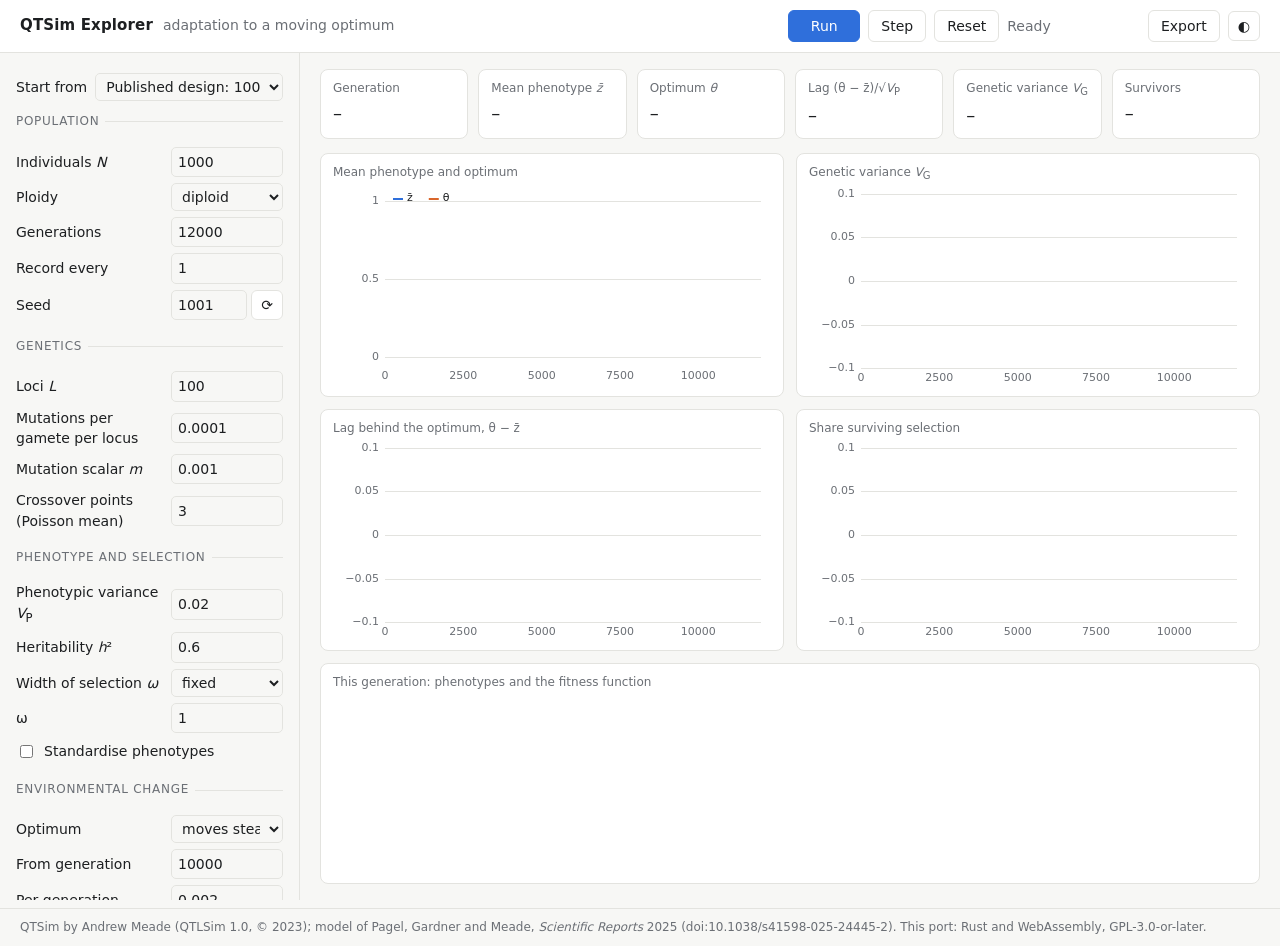
<file: index.html>
<!doctype html>
<html lang="en">
<head>
<meta charset="utf-8">
<meta name="viewport" content="width=device-width, initial-scale=1">
<title>QTSim Explorer</title>
<meta name="description" content="Explore QTSim, the quantitative-genetic simulation of adaptation to a moving optimum (Pagel, Gardner and Meade 2025), in the browser.">
<link rel="icon" href="data:,">
<style>
:root {
  --bg: #f7f7f5;
  --surface: #ffffff;
  --ink: #1d1f21;
  --muted: #6b6f75;
  --line: #e3e3df;
  --accent: #2f6fdb;
  --accent-ink: #ffffff;
  --series-1: #2f6fdb;   /* the population */
  --series-2: #d9662b;   /* the optimum */
  --series-3: #7a8a99;   /* secondary */
  --bad: #b3261e;
  --radius: 8px;
  --font: ui-sans-serif, system-ui, -apple-system, "Segoe UI", Roboto, "Helvetica Neue", Arial, sans-serif;
  --mono: ui-monospace, SFMono-Regular, Menlo, Consolas, monospace;
  color-scheme: light;
}

@media (prefers-color-scheme: dark) {
  :root:not([data-theme="light"]) {
    --bg: #141517;
    --surface: #1c1e21;
    --ink: #e7e7e4;
    --muted: #9a9ea5;
    --line: #2d3034;
    --accent: #6c9cf0;
    --accent-ink: #0d1117;
    --series-1: #6c9cf0;
    --series-2: #f0955e;
    --series-3: #8f9aa6;
    --bad: #f2867e;
    color-scheme: dark;
  }
}

:root[data-theme="dark"] {
  --bg: #141517;
  --surface: #1c1e21;
  --ink: #e7e7e4;
  --muted: #9a9ea5;
  --line: #2d3034;
  --accent: #6c9cf0;
  --accent-ink: #0d1117;
  --series-1: #6c9cf0;
  --series-2: #f0955e;
  --series-3: #8f9aa6;
  --bad: #f2867e;
  color-scheme: dark;
}

* { box-sizing: border-box; }

html, body { margin: 0; }

body {
  background: var(--bg);
  color: var(--ink);
  font: 14px/1.45 var(--font);
  min-height: 100vh;
  display: flex;
  flex-direction: column;
}

i { font-style: italic; }

button, select, input, textarea { font: inherit; color: inherit; }

button, .button {
  border: 1px solid var(--line);
  background: var(--surface);
  border-radius: 6px;
  padding: 5px 12px;
  cursor: pointer;
}
button:hover, .button:hover { border-color: var(--muted); }
button:focus-visible, select:focus-visible, input:focus-visible, textarea:focus-visible, summary:focus-visible {
  outline: 2px solid var(--accent);
  outline-offset: 1px;
}
button.primary {
  background: var(--accent);
  border-color: var(--accent);
  color: var(--accent-ink);
  min-width: 72px;
}
button.icon { padding: 4px 9px; }
button:disabled { opacity: 0.5; cursor: default; }

/* ----------------------------------------------------------- top bar */

.bar {
  display: flex;
  align-items: center;
  gap: 16px;
  padding: 10px 20px;
  border-bottom: 1px solid var(--line);
  background: var(--surface);
  position: sticky;
  top: 0;
  z-index: 5;
  flex-wrap: wrap;
}
.brand { display: flex; align-items: baseline; gap: 10px; margin-right: auto; }
.brand .name { font-weight: 600; font-size: 15px; letter-spacing: 0.01em; }
.brand .sub { color: var(--muted); }
.controls { display: flex; align-items: center; gap: 8px; }
.status { color: var(--muted); min-width: 14ch; font-variant-numeric: tabular-nums; }
.status.dead { color: var(--bad); }
.exports { display: flex; align-items: center; gap: 8px; }

.menu { position: relative; }
.menu summary {
  list-style: none;
  border: 1px solid var(--line);
  border-radius: 6px;
  padding: 5px 12px;
  cursor: pointer;
  background: var(--surface);
}
.menu summary::-webkit-details-marker { display: none; }
.menu-items {
  position: absolute;
  right: 0;
  top: calc(100% + 4px);
  background: var(--surface);
  border: 1px solid var(--line);
  border-radius: var(--radius);
  padding: 6px;
  display: flex;
  flex-direction: column;
  gap: 4px;
  min-width: 190px;
  box-shadow: 0 6px 24px rgba(0, 0, 0, 0.08);
}
.menu-items button { border: 0; text-align: left; background: transparent; }
.menu-items button:hover { background: var(--bg); }

/* ----------------------------------------------------------- layout */

.layout {
  flex: 1;
  display: grid;
  grid-template-columns: 300px minmax(0, 1fr);
}

.panel {
  border-right: 1px solid var(--line);
  padding: 14px 16px 24px;
  overflow-y: auto;
  max-height: calc(100vh - 53px);
  position: sticky;
  top: 53px;
}

fieldset {
  border: 0;
  border-top: 1px solid var(--line);
  margin: 12px 0 0;
  padding: 10px 0 0;
}
legend {
  color: var(--muted);
  font-size: 12px;
  text-transform: uppercase;
  letter-spacing: 0.06em;
  padding: 0 6px 0 0;
}

.row {
  display: grid;
  grid-template-columns: minmax(0, 1fr) 112px;
  align-items: center;
  gap: 8px;
  margin: 6px 0;
}
.row > span:first-child { color: var(--ink); }
.row input, .row select, .pair input {
  width: 100%;
  padding: 4px 6px;
  border: 1px solid var(--line);
  border-radius: 5px;
  background: var(--bg);
  font-variant-numeric: tabular-nums;
}
.row.preset { grid-template-columns: auto minmax(0, 1fr); }
.pair { display: flex; gap: 4px; }
.check { display: flex; align-items: center; gap: 8px; margin: 8px 0; }
.hint { color: var(--muted); font-size: 12px; margin: 4px 0 6px; }

.seg { display: flex; border: 1px solid var(--line); border-radius: 6px; overflow: hidden; margin-top: 6px; }
.seg label { flex: 1; }
.seg input { position: absolute; opacity: 0; pointer-events: none; }
.seg span { display: block; text-align: center; padding: 5px 0; cursor: pointer; }
.seg input:checked + span { background: var(--accent); color: var(--accent-ink); }
.seg input:focus-visible + span { outline: 2px solid var(--accent); outline-offset: -2px; }

details.file { margin-top: 14px; border-top: 1px solid var(--line); padding-top: 10px; }
details.file summary { cursor: pointer; color: var(--muted); }
textarea {
  width: 100%;
  margin-top: 8px;
  font: 12px/1.5 var(--mono);
  background: var(--bg);
  border: 1px solid var(--line);
  border-radius: 6px;
  padding: 8px;
  resize: vertical;
}
.file-actions { display: flex; gap: 8px; margin-top: 6px; }

/* ----------------------------------------------------------- main */

.main { padding: 16px 20px 24px; min-width: 0; }

.cards {
  display: grid;
  grid-template-columns: repeat(6, minmax(0, 1fr));
  gap: 10px;
  margin-bottom: 14px;
}
.card {
  background: var(--surface);
  border: 1px solid var(--line);
  border-radius: var(--radius);
  padding: 10px 12px;
  display: flex;
  flex-direction: column;
  gap: 2px;
  min-width: 0;
}
.card .k { color: var(--muted); font-size: 12px; white-space: nowrap; overflow: hidden; text-overflow: ellipsis; }
.card .v { font-size: 18px; font-variant-numeric: tabular-nums; }

.charts {
  display: grid;
  grid-template-columns: repeat(2, minmax(0, 1fr));
  gap: 12px;
}
.chart {
  margin: 0;
  background: var(--surface);
  border: 1px solid var(--line);
  border-radius: var(--radius);
  padding: 10px 12px 8px;
  min-width: 0;
}
.chart.wide { grid-column: 1 / -1; }
.chart figcaption { color: var(--muted); font-size: 12px; margin-bottom: 4px; display: flex; justify-content: space-between; gap: 8px; }
.chart figcaption .readout { color: var(--ink); font-variant-numeric: tabular-nums; }
.chart canvas { width: 100%; height: 200px; display: block; }
.chart.wide canvas { height: 180px; }

.error {
  color: var(--bad);
  background: var(--surface);
  border: 1px solid var(--bad);
  border-radius: var(--radius);
  padding: 10px 12px;
  white-space: pre-wrap;
  font-family: var(--mono);
  font-size: 12px;
}

.foot {
  display: flex;
  justify-content: space-between;
  gap: 16px;
  color: var(--muted);
  font-size: 12px;
  padding: 10px 20px;
  border-top: 1px solid var(--line);
  flex-wrap: wrap;
}

/* ----------------------------------------------------------- narrow screens */

@media (max-width: 1100px) {
  .cards { grid-template-columns: repeat(3, minmax(0, 1fr)); }
}
@media (max-width: 860px) {
  .layout { grid-template-columns: 1fr; }
  .panel { position: static; max-height: none; border-right: 0; border-top: 1px solid var(--line); order: 2; }
  .main { order: 1; }
  .charts { grid-template-columns: 1fr; }
  .bar { padding: 10px 16px; }
  .main { padding: 14px 16px 20px; }
  .brand .sub { display: none; }
}
@media (max-width: 480px) {
  .cards { grid-template-columns: repeat(2, minmax(0, 1fr)); }
  .controls { width: 100%; }
}
</style>
</head>
<body>
<header class="bar">
  <div class="brand">
    <span class="name">QTSim Explorer</span>
    <span class="sub">adaptation to a moving optimum</span>
  </div>
  <div class="controls">
    <button id="run" class="primary" title="Run (space)">Run</button>
    <button id="step" title="One generation (→)">Step</button>
    <button id="reset" title="Start again with these settings (R)">Reset</button>
    <span class="status" id="status">Loading…</span>
  </div>
  <div class="exports">
    <details class="menu">
      <summary>Export</summary>
      <div class="menu-items">
        <button id="dl-csv">Records (CSV)</button>
        <button id="dl-out">QTSim output (text)</button>
        <button id="dl-opt">Options file</button>
      </div>
    </details>
    <button id="theme" class="icon" title="Light or dark" aria-label="Toggle light or dark">◐</button>
  </div>
</header>

<div class="layout">
  <aside class="panel" id="panel">
    <label class="row preset">
      <span>Start from</span>
      <select id="preset"></select>
    </label>

    <fieldset>
      <legend>Population</legend>
      <label class="row"><span>Individuals <i>N</i></span><input id="PopSize" type="number" min="2" step="1"></label>
      <label class="row"><span>Ploidy</span><select id="Ploidy"><option value="2">diploid</option><option value="1">haploid</option></select></label>
      <label class="row"><span>Generations</span><input id="Generations" type="number" min="1" step="1"></label>
      <label class="row"><span>Record every</span><input id="Sample" type="number" min="1" step="1"></label>
      <label class="row"><span>Seed</span><span class="pair"><input id="Seed" type="number" min="0" step="1"><button id="reseed" class="icon" title="New seed" aria-label="New seed">⟳</button></span></label>
    </fieldset>

    <fieldset>
      <legend>Genetics</legend>
      <label class="row"><span>Loci <i>L</i></span><input id="NoQTL" type="number" min="1" step="1"></label>
      <label class="row"><span>Mutations per gamete per locus</span><input id="MutationRatePerGamete" type="number" min="0" step="any"></label>
      <label class="row"><span>Mutation scalar <i>m</i></span><input id="MutationScalar" type="number" min="0" step="any"></label>
      <label class="row"><span>Crossover points (Poisson mean)</span><input id="RecombinationPoissonMean" type="number" min="0" step="any"></label>
    </fieldset>

    <fieldset>
      <legend>Phenotype and selection</legend>
      <label class="row"><span>Phenotypic variance <i>V</i><sub>P</sub></span><input id="PhenotypeVar" type="number" min="0" step="any"></label>
      <label class="row"><span>Heritability <i>h</i>²</span><input id="Heritability" type="number" min="0" max="1" step="any"></label>
      <label class="row"><span>Width of selection <i>ω</i></span>
        <select id="omegaMode"><option value="analytic">analytical</option><option value="fixed">fixed</option></select></label>
      <label class="row" id="omegaRow"><span>ω</span><input id="InitFitnessSD" type="number" min="0" step="any"></label>
      <p class="hint" id="omegaHint"></p>
      <label class="check"><input id="StandardisePhenotype" type="checkbox"> Standardise phenotypes</label>
    </fieldset>

    <fieldset>
      <legend>Environmental change</legend>
      <label class="row"><span>Optimum</span>
        <select id="OptimumMoveType">
          <option value="none">stays put</option>
          <option value="continuous">moves steadily</option>
          <option value="phenotype">jumps (phenotypic SDs)</option>
          <option value="fitness">jumps (widths ω)</option>
        </select></label>
      <label class="row move"><span>From generation</span><input id="MoveGen" type="number" min="0" step="1"></label>
      <label class="row move"><span id="moveLabel">Per generation</span><input id="MoveSD" type="number" step="any"></label>
      <label class="check"><input id="changeOn" type="checkbox"> Change ω at a generation</label>
      <label class="row change"><span>At generation</span><input id="ChangeGen" type="number" min="0" step="1"></label>
      <label class="row change"><span>New ω</span><input id="ChangeSD" type="number" min="0" step="any"></label>
    </fieldset>

    <fieldset>
      <legend>Engine</legend>
      <div class="seg" id="mode" role="radiogroup" aria-label="Engine">
        <label><input type="radio" name="mode" value="0" checked><span>Exact</span></label>
        <label><input type="radio" name="mode" value="1"><span>Fast 1</span></label>
        <label><input type="radio" name="mode" value="2"><span>Fast 2</span></label>
      </div>
      <p class="hint" id="modeHint"></p>
    </fieldset>

    <details class="file">
      <summary>Options file</summary>
      <textarea id="optText" spellcheck="false" rows="14"></textarea>
      <div class="file-actions">
        <button id="useText">Run this file</button>
        <label class="button">Open…<input id="openFile" type="file" accept=".txt,text/plain" hidden></label>
      </div>
      <p class="hint">The settings above write this file, in QTSim's format. You can edit it, or open one of yours, and run it as it stands.</p>
    </details>
  </aside>

  <main class="main">
    <section class="cards" aria-live="polite">
      <div class="card"><span class="k">Generation</span><span class="v" id="c-gen">–</span></div>
      <div class="card"><span class="k">Mean phenotype <i>z̄</i></span><span class="v" id="c-z">–</span></div>
      <div class="card"><span class="k">Optimum <i>θ</i></span><span class="v" id="c-theta">–</span></div>
      <div class="card"><span class="k">Lag (θ − z̄)/√<i>V</i><sub>P</sub></span><span class="v" id="c-lag">–</span></div>
      <div class="card"><span class="k">Genetic variance <i>V</i><sub>G</sub></span><span class="v" id="c-vg">–</span></div>
      <div class="card"><span class="k">Survivors</span><span class="v" id="c-surv">–</span></div>
    </section>

    <section class="charts">
      <figure class="chart"><figcaption><span>Mean phenotype and optimum</span></figcaption><canvas id="ch-z"></canvas></figure>
      <figure class="chart"><figcaption><span>Genetic variance <i>V</i><sub>G</sub></span></figcaption><canvas id="ch-vg"></canvas></figure>
      <figure class="chart"><figcaption><span>Lag behind the optimum, θ − z̄</span></figcaption><canvas id="ch-lag"></canvas></figure>
      <figure class="chart"><figcaption><span>Share surviving selection</span></figcaption><canvas id="ch-surv"></canvas></figure>
      <figure class="chart wide"><figcaption><span>This generation: phenotypes and the fitness function</span></figcaption><canvas id="ch-pop"></canvas></figure>
    </section>

    <p class="error" id="error" hidden></p>
  </main>
</div>

<footer class="foot">
  <span>QTSim by Andrew Meade (QTLSim 1.0, © 2023); model of Pagel, Gardner and Meade, <i>Scientific Reports</i> 2025 (doi:10.1038/s41598-025-24445-2). This port: Rust and WebAssembly, GPL-3.0-or-later.</span>
  <span id="speed"></span>
</footer>

<script>window.QTSIM_WASM_B64 = "AGFzbQEAAAAB5AEgYAJ/fwBgA39/fwF/YAJ/fwF/YAR/f39/AGAFf39/f38AYAN/fHwBf2ACf3wBf2ACf3wBfGABfwBgBn9/f39/fwBgBH9/f34AYAN/f38AYAF/AX9gAn9/AXxgBH9/f3wAYAp/f39/f39/f398AGAAAX9gBX9/f39/AX9gBH9/f38Bf2AAAGACf3wAYAF8AXxgA3x8fwF8YAh/f39/f39/fwBgB39/f39/f38AYAR/fH9/AX9gA39+fgBgAX8BfmAGf39/f39/AX9gCX9/f39/f35+fgBgA3x8fAF8YAV/[base64]/[base64]/[base64]/[base64]/T4LAn8BfAR/An4IfAF/[base64]////B3FyQQF2IAlBtAxqKAIAcyIJQd/hosh5cyAJIAZBAXEbNgIAIAhBBGoiCEGMB0cNAAsgACgCjAchBkEAIQgDQCAAIAhqIglBjAdqIAZBgICAgHhxIAlBkAdqKAIAIgZB/v///wdxckEBdiAJKAIAcyIJQd/hosh5cyAJIAZBAXEbNgIAIAhBBGoiCEGwDEcNAAtBASEGIAAgACgCACIIQf7///8HcSAAKAK8E0GAgICAeHFyQQF2IAAoArAMc0EAIAhBAXFrQd/hosh5cXM2ArwTCyAAIAY2AsATIAhBC3YgCHMiCEEHdEGArbHpeXEgCHMiCEEPdEGAgJj+fnEgCHMiCEESdiAIc7hEAAAAAAAA8D2iIgVEAAAAAAAAAABhDQAgAiAFoiECIAdBAWoiByAERw0ACwJAIAK9IgpCgICAgICAgAhTDQAgAiEFIApC//////////f/AFYNAUGBeCEGAkAgCkIgiCILQoCAwP8DUQ0AIAunIQgMAwtBgIDA/wMhCEQAAAAAAAAAACEFIAqnRQ0BDAILRAAAAAAAAPD/IQUgAkQAAAAAAAAAAGENAAJAIApCAFMNACACRAAAAAAAAFBDor0iCkIgiKchCEHLdyEGDAILIAIgAqFEAAAAAAAAAACjIQULIAWaIQwMAgsgCEHiviVqIghBFHYgBmq3IgJEAADg/kIu5j+iIAhB//8/cUGewZr/A2qtQiCGIApC/////w+DhL9EAAAAAAAA8L+gIgUgAkR2PHk17znqPaIgBSAFRAAAAAAAAABAoKMiAiAFIAVEAAAAAAAA4D+ioiIMIAIgAqIiAiACoiIFIAUgBUSfxnjQCZrDP6JEr3iOHcVxzD+gokQE+peZmZnZP6CiIAIgBSAFIAVERFI+3xLxwj+iRN4Dy5ZkRsc/[base64]////B3FyQQF2IAlBtAxqKAIAcyIJQd/hosh5cyAJIAZBAXEbNgIAIAhBBGoiCEGMB0cNAAsgACgCjAchBkEAIQgDQCAAIAhqIglBjAdqIAZBgICAgHhxIAlBkAdqKAIAIgZB/v///wdxckEBdiAJKAIAcyIJQd/hosh5cyAJIAZBAXEbNgIAIAhBBGoiCEGwDEcNAAtBASEGIAAgACgCACIIQf7///8HcSAAKAK8E0GAgICAeHFyQQF2IAAoArAMc0EAIAhBAXFrQd/[base64]///8HcXJBAXYgCUG0DGooAgBzIglB3+GiyHlzIAkgBkEBcRs2AgAgCEEEaiIIQYwHRw0ACyAAKAKMByEGQQAhCANAIAAgCGoiCUGMB2ogBkGAgICAeHEgCUGQB2ooAgAiBkH+////B3FyQQF2IAkoAgBzIglB3+GiyHlzIAkgBkEBcRs2AgAgCEEEaiIIQbAMRw0AC0EBIQYgACAAKAIAIghB/v///[base64]/////////3/wBWDQNBgXghCAJAIApCIIgiC0KAgMD/A1ENACALpyEJDAILQYCAwP8DIQkgCqcNAUQAAAAAAAAAACECDAMLAkAgAkQAAAAAAAAAAGINAEQAAAAAAADw/yECDAMLIApCAFMNASACRAAAAAAAAFBDor0iCkIgiKchCUHLdyEICyAJQeK+JWoiCUEUdiAIarciEkQAAOD+Qi7mP6IgCUH//z9xQZ7Bmv8Daq1CIIYgCkL/////D4OEv0QAAAAAAADwv6AiAiASRHY8eTXvOeo9oiACIAJEAAAAAAAAAECgoyISIAIgAkQAAAAAAADgP6KiIhMgEiASoiISIBKiIgIgAiACRJ/GeNAJmsM/okSveI4dxXHMP6CiRAT6l5mZmdk/oKIgEiACIAIgAkREUj7fEvHCP6JE3gPLlmRGxz+gokRZkyKUJEnSP6CiRJNVVVVVVeU/[base64]///8HcXJBAXYgCUG0DGooAgBzIglB3+GiyHlzIAkgBkEBcRs2AgAgCEEEaiIIQYwHRw0ACyAAKAKMByEGQQAhCANAIAAgCGoiCUGMB2ogBkGAgICAeHEgCUGQB2ooAgAiBkH+////B3FyQQF2IAkoAgBzIglB3+GiyHlzIAkgBkEBcRs2AgAgCEEEaiIIQbAMRw0AC0EBIQYgACAAKAIAIghB/v///[base64]/v///wdxckEBdiAJQbQMaigCAHMiCUHf4aLIeXMgCSAGQQFxGzYCACAIQQRqIghBjAdHDQALIAAoAowHIQZBACEIA0AgACAIaiIJQYwHaiAGQYCAgIB4cSAJQZAHaigCACIGQf7///8HcXJBAXYgCSgCAHMiCUHf4aLIeXMgCSAGQQFxGzYCACAIQQRqIghBsAxHDQALQQEhCCAAIAAoAgAiBkH+////B3EgACgCvBNBgICAgHhxckEBdiAAKAKwDHNBACAGQQFxa0Hf4aLIeXFzNgK8EwsgACAINgLAEyAGQQt2IAZzIgZBB3RBgK2x6XlxIAZzIgZBD3RBgICY/[base64]////B3FyQQF2IAlBtAxqKAIAcyIJQd/hosh5cyAJIAZBAXEbNgIAIAhBBGoiCEGMB0cNAAsgACgCjAchBkEAIQgDQCAAIAhqIglBjAdqIAZBgICAgHhxIAlBkAdqKAIAIgZB/v///wdxckEBdiAJKAIAcyIJQd/hosh5cyAJIAZBAXEbNgIAIAhBBGoiCEGwDEcNAAtBASEGIAAgACgCACIIQf7///8HcSAAKAK8E0GAgICAeHFyQQF2IAAoArAMc0EAIAhBAXFrQd/[base64]/[base64]/oCIgICCiIgWjoSAFo6EgBaOhIAWjoSAgo0QAAAAAgE0EQaMhISAOIAKiIQ4gBEEBaiEiIBhEAAAAAAAA4D+iRAAAAAAAAPC/oCEjIBQgBGu4RAAAAAAAAOA/oCEkIBggGKAhJSAAKALAEyEHA0ACQAJAIAdB7wRLDQAgB0EBaiEGIAAgB0ECdGooAgAhCAwBCyAAKAIAIQZBACEIA0AgACAIaiIJIAZBgICAgHhxIAlBBGooAgAiBkH+////B3FyQQF2IAlBtAxqKAIAcyIJQd/hosh5cyAJIAZBAXEbNgIAIAhBBGoiCEGMB0cNAAsgACgCjAchBkEAIQgDQCAAIAhqIglBjAdqIAZBgICAgHhxIAlBkAdqKAIAIgZB/v///wdxckEBdiAJKAIAcyIJQd/hosh5cyAJIAZBAXEbNgIAIAhBBGoiCEGwDEcNAAtBASEGIAAgACgCACIIQf7///8HcSAAKAK8E0GAgICAeHFyQQF2IAAoArAMc0EAIAhBAXFrQd/[base64]////B3FyQQF2IAlBtAxqKAIAcyIJQd/hosh5cyAJIAZBAXEbNgIAIAhBBGoiCEGMB0cNAAsgACgCjAchBkEAIQgDQCAAIAhqIglBjAdqIAZBgICAgHhxIAlBkAdqKAIAIgZB/v///wdxckEBdiAJKAIAcyIJQd/hosh5cyAJIAZBAXEbNgIAIAhBBGoiCEGwDEcNAAtBASEHIAAgACgCACIGQf7///8HcSAAKAK8E0GAgICAeHFyQQF2IAAoArAMc0EAIAZBAXFrQd/hosh5cXM2ArwTCyAAIAc2AsATIAZBC3YgBnMiBkEHdEGArbHpeXEgBnMiBkEPdEGAgJj+fnEgBnMiBkESdiAGc7hEAAAAAAAA8D2iIQ0CQAJAIAUgD2UNAAJAAkACQAJAAkACQCAFIBFlDQAgDb0iCkIgiCILpyEGIAUgHWUNBCAKQoCAgICAgIAIVA0BIA0hASAKQv/////////3/wBWDQNBgXghCCALQoCAwP8DUg0CQYCAwP8DIQYgCqcNAkQAAAAAAAAAACEBDAMLIA0gEkQAAAAAAADwPxDCgYCAACAaIAUgD6EgEqOgIgUgF6GZIA+joSINRAAAAAAAAPA/ZA0HIA1EAAAAAAAAAABlDQcgBfwCIQkMBAsCQCANRAAAAAAAAAAAYg0ARAAAAAAAAPD/IQEMAgsgDUQAAAAAAABQQ6K9IgpCIIinIQZBy3chCAsgBkHiviVqIgZBFHYgCGq3IiZEAADg/kIu5j+iIAZB//8/cUGewZr/A2qtQiCGIApC/////w+DhL9EAAAAAAAA8L+gIgEgJkR2PHk17znqPaIgASABRAAAAAAAAABAoKMiJiABIAFEAAAAAAAA4D+ioiInICYgJqIiJiAmoiIBIAEgAUSfxnjQCZrDP6JEr3iOHcVxzD+gokQE+peZmZnZP6CiICYgASABIAFERFI+3xLxwj+iRN4Dy5ZkRsc/oKJEWZMilCRJ0j+gokSTVVVVVVXlP6CioKCioCAnoaCgIQELIBkgASAbo6H8AiIJtyAQZA0EIBsgBSAdoaIgDaIhDQwBCwJAAkACQCAKQoCAgICAgIAIVA0AIA0hASAKQv/////////3/wBWDQJBgXghCCALQoCAwP8DUg0BQYCAwP8DIQYgCqcNAUQAAAAAAAAAACEBDAILAkAgDUQAAAAAAAAAAGINAEQAAAAAAADw/yEBDAILIA1EAAAAAAAAUEOivSIKQiCIpyEGQct3IQgLIAZB4r4laiIGQRR2IAhqtyImRAAA4P5CLuY/oiAGQf//P3FBnsGa/wNqrUIghiAKQv////8Pg4S/RAAAAAAAAPC/oCIBICZEdjx5Ne856j2iIAEgAUQAAAAAAAAAQKCjIiYgASABRAAAAAAAAOA/oqIiJyAmICaiIiYgJqIiASABIAFEn8Z40Amawz+iRK94jh3Fccw/oKJEBPqXmZmZ2T+goiAmIAEgASABRERSPt8S8cI/okTeA8uWZEbHP6CiRFmTIpQkSdI/oKJEk1VVVVVV5T+goqCgoqAgJ6GgoCEBCyAaIAEgHKOg/AIiCUEASA0DIBwgBSARoaIgDaIhDQsCQAJAAkACQAJAAkACQCAJIARrIgYgBkEfdSIIcyAIayIIQRVIDQACQAJAAkACQCANvSIKQoCAgICAgIAIUw0AIApC//////////f/AFYNA0GBeCEoAkAgCkIgiCILQoCAwP8DUQ0AIAunISkMAgtBgIDA/wMhKSAKpw0BRAAAAAAAAAAAIQ0MAwsCQCANRAAAAAAAAAAAYg0ARAAAAAAAAPD/IQ0MAwsgCkIAUw0BIA1EAAAAAAAAUEOivSIKQiCIpyEpQct3ISgLIClB4r4laiIpQRR2IChqtyINRAAA4P5CLuY/oiApQf//P3FBnsGa/wNqrUIghiAKQv////8Pg4S/RAAAAAAAAPC/oCIFIA1Edjx5Ne856j2iIAUgBUQAAAAAAAAAQKCjIg0gBSAFRAAAAAAAAOA/oqIiASANIA2iIg0gDaIiBSAFIAVEn8Z40Amawz+iRK94jh3Fccw/oKJEBPqXmZmZ2T+goiANIAUgBSAFRERSPt8S8cI/okTeA8uWZEbHP6CiRFmTIpQkSdI/[base64]/oCIBoyImvSIKQoCAgICAgIAIUw0CIApC//////////f/AFYNBUGBeCEIIApCIIgiC0KAgMD/A1ENASALpyEoDAMLIAkgBEwNBUQAAAAAAADwPyEFICIhBgNAIAUgDiAGt6MgAqGiIQUgBkEBaiIIIAZIDQggCCEGIAggCUwNAAwICwtBgIDA/wMhKCAKpw0BRAAAAAAAAAAAISYMAwsCQCAmRAAAAAAAAAAAYg0ARAAAAAAAAPD/ISYMAwsgCkIAUw0BICZEAAAAAAAAUEOivSIKQiCIpyEoQct3IQgLIChB4r4laiIoQRR2IAhqtyInRAAA4P5CLuY/oiAoQf//P3FBnsGa/wNqrUIghiAKQv////8Pg4S/RAAAAAAAAPC/oCImICdEdjx5Ne856j2iICYgJkQAAAAAAAAAQKCjIicgJiAmRAAAAAAAAOA/oqIiKiAnICeiIicgJ6IiJiAmICZEn8Z40Amawz+iRK94jh3Fccw/oKJEBPqXmZmZ2T+goiAnICYgJiAmRERSPt8S8cI/okTeA8uWZEbHP6CiRFmTIpQkSdI/oKJEk1VVVVVV5T+goqCgoqAgKqGgoCEmDAELICYgJqFEAAAAAAAAAACjISYLAkACQAJAAkAgHiAFoyInvSIKQoCAgICAgIAIUw0AIApC//////////f/AFYNA0GBeCEIAkAgCkIgiCILQoCAwP8DUQ0AIAunISgMAgtBgIDA/wMhKCAKpw0BRAAAAAAAAAAAIScMAwsCQCAnRAAAAAAAAAAAYg0ARAAAAAAAAPD/IScMAwsgCkIAUw0BICdEAAAAAAAAUEOivSIKQiCIpyEoQct3IQgLIChB4r4laiIoQRR2IAhqtyIqRAAA4P5CLuY/oiAoQf//P3FBnsGa/wNqrUIghiAKQv////8Pg4S/RAAAAAAAAPC/oCInICpEdjx5Ne856j2iICcgJ0QAAAAAAAAAQKCjIiogJyAnRAAAAAAAAOA/oqIiKyAqICqiIiogKqIiJyAnICdEn8Z40Amawz+iRK94jh3Fccw/oKJEBPqXmZmZ2T+goiAqICcgJyAnRERSPt8S8cI/okTeA8uWZEbHP6CiRFmTIpQkSdI/oKJEk1VVVVVV5T+goqCgoqAgK6GgoCEnDAELICcgJ6FEAAAAAAAAAACjIScLIAa3ISogFyAmICQgJ6IQwoGAgAAhJwJAAkACQAJAIBYgBaIgDCABoqMiJr0iCkKAgICAgICACFMNACAKQv/////////3/wBWDQNBgXghBgJAIApCIIgiC0KAgMD/A1ENACALpyEIDAILQYCAwP8DIQggCqcNAUQAAAAAAAAAACEmDAMLAkAgJkQAAAAAAAAAAGINAEQAAAAAAADw/yEmDAMLIApCAFMNASAmRAAAAAAAAFBDor0iCkIgiKchCEHLdyEGCyAIQeK+JWoiCEEUdiAGarciK0QAAOD+Qi7mP6IgCEH//z9xQZ7Bmv8Daq1CIIYgCkL/////D4OEv0QAAAAAAADwv6AiJiArRHY8eTXvOeo9oiAmICZEAAAAAAAAAECgoyIrICYgJkQAAAAAAADgP6KiIiwgKyAroiIrICuiIiYgJiAmRJ/GeNAJmsM/okSveI4dxXHMP6CiRAT6l5mZmdk/oKIgKyAmICYgJkREUj7fEvHCP6JE3gPLlmRGxz+gokRZkyKUJEnSP6CiRJNVVVVVVeU/[base64]/AIhCQwCCyANIAVlRQ0ACwsgFCAJayAJIBVEAAAAAAAA4D9kGyADaguNLhMEfgJ/AXwBfwF8A34GfAF/AnwBfwJ8AX8LfAF/A3wCfgJ8An8DfCAAKQMAIQICQAJAIAFEAAAAAAAAJEBkDQAgACkDECEDIAApAwghBCAAKQMYIQVBACEGDAELIAApAxAhAyAAKQMIIQQgACkDGCEFQQAhBgNAAkACQAJAAkACQAJAIAFEAAAAAAAA7D+i/[base64]/////////9/8AWA0BIAqaIQgMBQsgB7giD0QAAAAAAAAAQEQAAAAAAADwvxDCgYCAAJ8hECAPRAAAAAAAAPC/[base64]/EMKBgIAAIRMCQAJAAkACQCAIIBGjIgq9IgtCgICAgICAgAhTDQAgC0L/////////9/8AVg0DQYF4IQkCQCALQiCIIgxCgIDA/wNRDQAgDKchFAwCC0GAgMD/AyEUIAunDQFEAAAAAAAAAAAhCgwDCwJAIApEAAAAAAAAAABiDQBEAAAAAAAA8P8hCgwDCyALQgBTDQEgCkQAAAAAAABQQ6K9IgtCIIinIRRBy3chCQsgFEHiviVqIhRBFHYgCWq3IhVEAADg/kIu5j+iIBRB//8/cUGewZr/A2qtQiCGIAtC/////w+DhL9EAAAAAAAA8L+gIgogFUR2PHk17znqPaIgCiAKRAAAAAAAAABAoKMiFSAKIApEAAAAAAAA4D+ioiIWIBUgFaIiFSAVoiIKIAogCkSfxnjQCZrDP6JEr3iOHcVxzD+gokQE+peZmZnZP6CiIBUgCiAKIApERFI+3xLxwj+iRN4Dy5ZkRsc/oKJEWZMilCRJ0j+gokSTVVVVVVXlP6CioKCioCAWoaCgIQoMAQsgCiAKoUQAAAAAAAAAAKMhCgsgEiATIBEgCiAQIA6aohDCgYCAABDBgICAAKJkDQAMBQsLQYF4IQkCQCALQiCIIgxCgIDA/wNRDQAgDKchFAwDC0GAgMD/AyEUIAunRQ0BDAILRAAAAAAAAPD/IQggCkQAAAAAAAAAAGENAAJAIAtCAFMNACAKRAAAAAAAAFBDor0iC0IgiKchFEHLdyEJDAILIAogCqFEAAAAAAAAAACjIQgLIAiaIQgMAQsgFEHiviVqIhRBFHYgCWq3IgpEAADg/kIu5j+iIBRB//8/cUGewZr/A2qtQiCGIAtC/////w+DhL9EAAAAAAAA8L+gIg4gCkR2PHk17znqPaIgDiAORAAAAAAAAABAoKMiCiAOIA5EAAAAAAAA4D+ioiIIIAogCqIiCiAKoiIOIA4gDkSfxnjQCZrDP6JEr3iOHcVxzD+gokQE+peZmZnZP6CiIAogDiAOIA5ERFI+3xLxwj+iRN4Dy5ZkRsc/[base64]/AIiGrciD0QAAAAAAADgP6AiGyAQIAiiIhyfRI/C9ShcjwFAIAhEZmZmZmZmEsCiEMKBgIAAnEQAAAAAAADgP6AiEaAiHSAOoSAIIB2ioyIQRAAAAAAAAOA/RAAAAAAAAPA/EMKBgIAAIRMgDiAbIBGhIh6hIB6aIBkgDhDCgYCAAKMhDkQAAAAAAIA0QCAPRJqZmZmZmS5AoKNE9P3UeOkmwT+gIhUgECAToiIfoyARIBUgFUQAAAAAAADwP6CgoiITIBUgDiAORAAAAAAAAOA/RAAAAAAAAPA/EMKBgIAAoiIgo6AiIaAhFkQAAAAAABLLQEQAAAAAAOB8QEQAAAAAAIBgQEQAAAAAAMBYQEQAAAAAAIBhQCASRAAAAAAAAPA/[base64]/////////3/wBWDQNBgXghByACQoCAwP8DUg0CQYCAwP8DIQkgC6cNAkQAAAAAAAAAACEBDAMLIA0hBSArIQIgDyAVRAAAAAAAAPA/EMKBgIAAIB4gDiARoSAVo6AiDiAboZkgEaOhIg9EAAAAAAAA8D9kDQcgDSEFICshAiAPRAAAAAAAAAAAZQ0HIA78AiEUDAQLAkAgD0QAAAAAAAAAAGINAEQAAAAAAADw/yEBDAILIA9EAAAAAAAAUEOivSILQiCIpyEJQct3IQcLIAlB4r4laiIJQRR2IAdqtyIsRAAA4P5CLuY/oiAJQf//P3FBnsGa/wNqrUIghiALQv////8Pg4S/RAAAAAAAAPC/oCIBICxEdjx5Ne856j2iIAEgAUQAAAAAAAAAQKCjIiwgASABRAAAAAAAAOA/oqIiLSAsICyiIiwgLKIiASABIAFEn8Z40Amawz+iRK94jh3Fccw/oKJEBPqXmZmZ2T+goiAsIAEgASABRERSPt8S8cI/okTeA8uWZEbHP6CiRFmTIpQkSdI/oKJEk1VVVVVV5T+goqCgoqAgLaGgoCEBCyANIQUgKyECIB0gASAfo6H8AiIUtyASZA0EIA8gHyAOICGhoqIhDwwBCwJAAkACQCALQoCAgICAgIAIVA0AIA8hASALQv/////////3/wBWDQJBgXghByACQoCAwP8DUg0BQYCAwP8DIQkgC6cNAUQAAAAAAAAAACEBDAILAkAgD0QAAAAAAAAAAGINAEQAAAAAAADw/yEBDAILIA9EAAAAAAAAUEOivSILQiCIpyEJQct3IQcLIAlB4r4laiIJQRR2IAdqtyIsRAAA4P5CLuY/oiAJQf//P3FBnsGa/wNqrUIghiALQv////8Pg4S/RAAAAAAAAPC/oCIBICxEdjx5Ne856j2iIAEgAUQAAAAAAAAAQKCjIiwgASABRAAAAAAAAOA/oqIiLSAsICyiIiwgLKIiASABIAFEn8Z40Amawz+iRK94jh3Fccw/oKJEBPqXmZmZ2T+goiAsIAEgASABRERSPt8S8cI/okTeA8uWZEbHP6CiRFmTIpQkSdI/oKJEk1VVVVVV5T+goqCgoqAgLaGgoCEBCyANIQUgKyECIB4gASAgo6D8AiIUQQBIDQMgDyAgIA4gE6GioiEPCwJAAkACQAJAAkACQAJAIBQgGmsiCSAJQR91IgdzIAdrIgdBFUgNAAJAAkACQAJAIA+9IgtCgICAgICAgAhTDQAgC0L/////////9/8AVg0DQYF4IS4CQCALQiCIIgJCgIDA/wNRDQAgAqchLwwCC0GAgMD/AyEvIAunDQFEAAAAAAAAAAAhDwwDCwJAIA9EAAAAAAAAAABiDQBEAAAAAAAA8P8hDwwDCyALQgBTDQEgD0QAAAAAAABQQ6K9IgtCIIinIS9By3chLgsgL0HiviVqIi9BFHYgLmq3Ig9EAADg/kIu5j+iIC9B//8/cUGewZr/A2qtQiCGIAtC/////w+DhL9EAAAAAAAA8L+gIg4gD0R2PHk17znqPaIgDiAORAAAAAAAAABAoKMiDyAOIA5EAAAAAAAA4D+ioiIBIA8gD6IiDyAPoiIOIA4gDkSfxnjQCZrDP6JEr3iOHcVxzD+gokQE+peZmZnZP6CiIA8gDiAOIA5ERFI+3xLxwj+iRN4Dy5ZkRsc/oKJEWZMilCRJ0j+gokSTVVVVVVXlP6CioKCioCABoaCgIQ8MAQsgDyAPoUQAAAAAAAAAAKMhDwsCQCAnIAe4Ig5kRQ0AIA8gCSAJbLeaICmjIgEgDiAcoyAOIA5EAAAAAAAACECjRAAAAAAAAOQ/oERVVVVVVVXFPxDCgYCAACAco0QAAAAAAADgP6CiIg6hYw0LIA0hBSArIQIgDyABIA6gZA0KCyASIBS3IgGhRAAAAAAAAPA/oCEOICQgAUQAAAAAAADwP6AiAaMiLL0iC0KAgICAgICACFMNAiALQv/////////3/wBWDQVBgXghByALQiCIIgJCgIDA/wNRDQEgAqchLgwDCyAUIBpMDQVEAAAAAAAA8D8hDiAmIQkDQCAOIBAgCbejIAqhoiEOIAlBAWoiByAJSA0IIAchCSAHIBRMDQAMCAsLQYCAwP8DIS4gC6cNAUQAAAAAAAAAACEsDAMLAkAgLEQAAAAAAAAAAGINAEQAAAAAAADw/yEsDAMLIAtCAFMNASAsRAAAAAAAAFBDor0iC0IgiKchLkHLdyEHCyAuQeK+JWoiLkEUdiAHarciLUQAAOD+Qi7mP6IgLkH//z9xQZ7Bmv8Daq1CIIYgC0L/////D4OEv0QAAAAAAADwv6AiLCAtRHY8eTXvOeo9oiAsICxEAAAAAAAAAECgoyItICwgLEQAAAAAAADgP6KiIjAgLSAtoiItIC2iIiwgLCAsRJ/GeNAJmsM/okSveI4dxXHMP6CiRAT6l5mZmdk/oKIgLSAsICwgLEREUj7fEvHCP6JE3gPLlmRGxz+gokRZkyKUJEnSP6CiRJNVVVVVVeU/oKKgoKKgIDChoKAhLAwBCyAsICyhRAAAAAAAAAAAoyEsCwJAAkACQAJAICIgDqMiLb0iC0KAgICAgICACFMNACALQv/////////3/wBWDQNBgXghBwJAIAtCIIgiAkKAgMD/A1ENACACpyEuDAILQYCAwP8DIS4gC6cNAUQAAAAAAAAAACEtDAMLAkAgLUQAAAAAAAAAAGINAEQAAAAAAADw/yEtDAMLIAtCAFMNASAtRAAAAAAAAFBDor0iC0IgiKchLkHLdyEHCyAuQeK+JWoiLkEUdiAHarciMEQAAOD+Qi7mP6IgLkH//z9xQZ7Bmv8Daq1CIIYgC0L/////D4OEv0QAAAAAAADwv6AiLSAwRHY8eTXvOeo9oiAtIC1EAAAAAAAAAECgoyIwIC0gLUQAAAAAAADgP6KiIjEgMCAwoiIwIDCiIi0gLSAtRJ/GeNAJmsM/okSveI4dxXHMP6CiRAT6l5mZmdk/oKIgMCAtIC0gLUREUj7fEvHCP6JE3gPLlmRGxz+gokRZkyKUJEnSP6CiRJNVVVVVVeU/oKKgoKKgIDGhoKAhLQwBCyAtIC2hRAAAAAAAAAAAoyEtCyAJtyEwIBsgLCAoIC2iEMKBgIAAIS0CQAJAAkACQCAZIA6iIAggAaKjIiy9IgtCgICAgICAgAhTDQAgC0L/////////9/8AVg0DQYF4IQkCQCALQiCIIgJCgIDA/wNRDQAgAqchBwwCC0GAgMD/AyEHIAunDQFEAAAAAAAAAAAhLAwDCwJAICxEAAAAAAAAAABiDQBEAAAAAAAA8P8hLAwDCyALQgBTDQEgLEQAAAAAAABQQ6K9IgtCIIinIQdBy3chCQsgB0HiviVqIgdBFHYgCWq3IjFEAADg/kIu5j+iIAdB//8/cUGewZr/A2qtQiCGIAtC/////w+DhL9EAAAAAAAA8L+gIiwgMUR2PHk17znqPaIgLCAsRAAAAAAAAABAoKMiMSAsICxEAAAAAAAA4D+ioiIyIDEgMaIiMSAxoiIsICwgLESfxnjQCZrDP6JEr3iOHcVxzD+gokQE+peZmZnZP6CiIDEgLCAsICxERFI+3xLxwj+iRN4Dy5ZkRsc/[base64]/[base64]/[base64]/AnwBfgF8AX4CfCAAKALAEyECA0ACQAJAIAJB7wRLDQAgACACQQJ0aigCACEDIAJBAWohAgwBCyAAKAIAIQJBACEDA0AgACADaiIEIAJBgICAgHhxIARBBGooAgAiAkH+////B3FyQQF2IARBtAxqKAIAcyIEQd/hosh5cyAEIAJBAXEbNgIAIANBBGoiA0GMB0cNAAsgACgCjAchAkEAIQMDQCAAIANqIgRBjAdqIAJBgICAgHhxIARBkAdqKAIAIgJB/v///wdxckEBdiAEKAIAcyIEQd/hosh5cyAEIAJBAXEbNgIAIANBBGoiA0GwDEcNAAtBASECIAAgACgCACIDQf7///8HcSAAKAK8E0GAgICAeHFyQQF2IAAoArAMc0EAIANBAXFrQd/[base64]///8HcXJBAXYgBEG0DGooAgBzIgRB3+GiyHlzIAQgAkEBcRs2AgAgA0EEaiIDQYwHRw0ACyAAKAKMByECQQAhAwNAIAAgA2oiBEGMB2ogAkGAgICAeHEgBEGQB2ooAgAiAkH+////B3FyQQF2IAQoAgBzIgRB3+GiyHlzIAQgAkEBcRs2AgAgA0EEaiIDQbAMRw0AC0EBIQIgACAAKAIAIgNB/v///[base64]/////////3/wBWDQJBgXghAgJAIAdCIIgiCUKAgMD/A1ENACAJpyEDDAILQYCAwP8DIQMgB6cNAUQAAAAAAAAAACEIDAILIAVEAAAAAAAAUEOivSIHQiCIpyEDQct3IQILIANB4r4laiIDQRR2IAJqtyIKRAAA4P5CLuY/oiADQf//P3FBnsGa/wNqrUIghiAHQv////8Pg4S/RAAAAAAAAPC/oCIIIApEdjx5Ne856j2iIAggCEQAAAAAAAAAQKCjIgogCCAIRAAAAAAAAOA/oqIiCyAKIAqiIgogCqIiCCAIIAhEn8Z40Amawz+iRK94jh3Fccw/oKJEBPqXmZmZ2T+goiAKIAggCCAIRERSPt8S8cI/okTeA8uWZEbHP6CiRFmTIpQkSdI/[base64]/CHwVfwJ+BHwjgICAgABBkANrIgQkgICAgAAgBEEANgIYIARCgICAgBA3AhAgBEEwakEIaiEFQegHIQZBoJwBIQdELUMc6+I2Kj8hCEQAAAAAAADwvyEJRPyp8dJNYlA/IQpEAAAAAAAA4D8hC0QAAAAAAADwPyEMRAAAAAAAAAAAIQ1EAAAAAAAA8D8hDkQAAAAAAADwPyEPQQEhEEEBIRFBASESQX8hE0F/[base64]/AoAAAsgBCAZNgIoIAQgHTYCJCAEIBk2AiALIBooAgQhHyAaKAIAISNBACEkQQAhIgJAA0ACQCAfICJByKfAgABqKAIARw0AIB9FDQIgIigCxKfAgAAhGSAfISEgIyEcA0BBIEEAIBwtAAAiHUG/f2pB/wFxQRpJGyAdckH/AXFBIEEAIBktAAAiHUG/f2pB/wFxQRpJGyAdckH/AXFHDQEgHEEBaiEcIBlBAWohGSAhQX9qIiFFDQMMAAsLICRBAWohJCAiQQhqIiJBkAFHDQALIARBgYCAgACtQiCGIARBIGqthDcD8AIgBEEwakHAkcCAACAEQfACahD0gICAACAAIAQpAjA3AwAgAEF/[base64]/ACIARBMGpB/[base64]/ACIARBMGpB/JDAgAAgBEHwAmoQ9ICAgAAgACAEKQIwNwMAIABBfzYCjAEgBCAEKQIQNwI8IAAgBCkCODcDCCAEIAQoAhg2AkQgACAEKQJANwMQDBMLIBwgHU0NACAhIB1qIRkgHCAdayEcQQAhIQNAAkACQAJAIBktAAAiHUEuRw0AICFBAXEhHUEBISEgHQ0BDAILIB1BUGpB/wFxQQpJDQELIARB8AJqIBooAgggGigCDBCagICAACAEQYGAgIAArUIghiIDIARB8AJqrYQ3AzggBCADIARBIGqthDcDMCAEQeQCakGihMCAACAEQTBqEJ6AgIAAAkAgBCgC8AIiGUUNACAEKAL0AiAZQQEQu4CAgAALIAAgBCkC5AI3AwAgAEF/NgKMASAEIAQoAuwCNgI4IAQgBCkCEDcCPCAAIAQpAzg3AwggBCAEKAIYNgJEIAAgBCkDQDcDEAwUCyAZQQFqIRkgHEF/[base64]/AXFBCkkNAQsgBEEwaiAaKAIIIBooAgwQ8YCAgAACQAJAAkAgBCgCMEF/Rg0AIAQgBCgCODYC+AIgBCAEKQIwNwPwAgwBC0EAIRwgBCgCOCIZQQBIDQECQAJAIBkNAEEBIR4MAQsgBCgCNCEdEL6AgIAAQQEhHCAZQQEQuoCAgAAiHkUNAiAZRQ0AIB4gHSAZ/[base64]/[base64]/ACIARBMGpB/[base64]/ACIARBMGpB/[base64]/[base64]/wFxQQpJDQELIARB8AJqIBooAgggGigCDBCagICAACAEQYGAgIAArUIghiIDIARB8AJqrYQ3AzggBCADIARBIGqthDcDMCAEQcACakGihMCAACAEQTBqEJ6AgIAAAkAgBCgC8AIiGUUNACAEKAL0AiAZQQEQu4CAgAALIAAgBCkCwAI3AwAgAEF/NgKMASAEIAQoAsgCNgI4IAQgBCkCEDcCPCAAIAQpAzg3AwggBCAEKAIYNgJEIAAgBCkDQDcDEAwQCyAZQQFqIRkgHEF/aiIcDQALCyAaKAIIIBooAgwQm4CAgAAhDAwOCyAZKAAAQdPKlaMGRw0HAkACQAJAAkAgBCgCHEECRw0AICBBAUYNAiAaKAIIISEgGigCDCIdDQFBACEgQQAhGQwDCyAEQYKAgIAArUIghiAEQRxqrYQ3A/gCIARBgYCAgACtQiCGIARBIGqthDcD8AIgBEEwakH8kMCAACAEQfACahCegICAACAAIAQpAjA3AwAgAEF/[base64]/[base64]/ACIARBMGpB/[base64]/ACIARBMGpB2pDAgAAgBEHwAmoQnoCAgAAgACAEKQIwNwMAIABBfzYCjAEgBCAEKQIQNwI8IAAgBCkCODcDCCAEIAQoAhg2AkQgACAEKQJANwMQDBELICEhHCAdIRkgHS0AAEEtRw0AIB1BAWohGSAhQX9qIRwLIBxFDQECQANAIBktAABBUGpB/[base64]/wFxQQpJDQELIARB8AJqIBooAhAgGigCFBCagICAACAEQYGAgIAArUIghiIDIARB8AJqrYQ3AzggBCADIARBIGqthDcDMCAEQbQCakGihMCAACAEQTBqEJ6AgIAAAkAgBCgC8AIiGUUNACAEKAL0AiAZQQEQu4CAgAALIAAgBCkCtAI3AwAgAEF/NgKMASAEIAQoArwCNgI4IAQgBCkCEDcCPCAAIAQpAzg3AwggBCAEKAIYNgJEIAAgBCkDQDcDEAwQCyAZQQFqIRkgHEF/[base64]/gCIARBgYCAgACtQiCGIARBIGqthDcD8AIgBEEwakH8kMCAACAEQfACahCegICAACAAIAQpAjA3AwAgAEF/NgKMASAEIAQpAhA3AjwgACAEKQI4NwMIIAQgBCgCGDYCRCAAIAQpAkA3AxAMFQtBAUEBQZyqwIAAEJSBgIAAAAtBIEEAIBktAAAiHUG/f2pB/wFxQRpJGyAdckH/AXFB5gBGDQUMBgsgBEGCgICAAK1CIIYgBEEcaq2ENwP4AiAEQYGAgIAArUIghiAEQSBqrYQ3A/ACIARBMGpB2pDAgAAgBEHwAmoQnoCAgAAgACAEKQIwNwMAIABBfzYCjAEgBCAEKQIQNwI8IAAgBCkCODcDCCAEIAQoAhg2AkQgACAEKQJANwMQDBILICEhHCAdIRkgHS0AAEEtRw0AIB1BAWohGSAhQX9qIRwLIBxFDQECQANAIBktAABBUGpB/[base64]/wFxQQpJDQELIARB8AJqIBooAhAgGigCFBCagICAACAEQYGAgIAArUIghiIDIARB8AJqrYQ3AzggBCADIARBIGqthDcDMCAEQZwCakGihMCAACAEQTBqEJ6AgIAAAkAgBCgC8AIiGUUNACAEKAL0AiAZQQEQu4CAgAALIAAgBCkCnAI3AwAgAEF/NgKMASAEIAQoAqQCNgI4IAQgBCkCEDcCPCAAIAQpAzg3AwggBCAEKAIYNgJEIAAgBCkDQDcDEAwRCyAZQQFqIRkgHEF/aiIcDQALCyAaKAIQIBooAhQQm4CAgAAhDQwPC0EgQQAgGS0AASIdQb9/akH/AXFBGkkbIB1yQf8BcUHpAEcNAEEgQQAgGS0AAiIdQb9/akH/AXFBGkkbIB1yQf8BcUH0AEcNAEEgQQAgGS0AAyIdQb9/akH/AXFBGkkbIB1yQf8BcUHuAEcNAEEgQQAgGS0ABCIdQb9/akH/AXFBGkkbIB1yQf8BcUHlAEcNAEEgQQAgGS0ABSIdQb9/akH/AXFBGkkbIB1yQf8BcUHzAEcNAEEgQQAgGS0ABiIdQb9/akH/AXFBGkkbIB1yQf8BcUHzAEcNAEEAIRUMDgsgHEF3ag4CAAENCwJAQSBBACAZLQAAIh1Bv39qQf8BcUEaSRsgHXJB/wFxQfAARw0AQSBBACAZLQABIh1Bv39qQf8BcUEaSRsgHXJB/wFxQegARw0AQSBBACAZLQACIh1Bv39qQf8BcUEaSRsgHXJB/wFxQeUARw0AQSBBACAZLQADIh1Bv39qQf8BcUEaSRsgHXJB/wFxQe4ARw0AQSBBACAZLQAEIh1Bv39qQf8BcUEaSRsgHXJB/wFxQe8ARw0AQSBBACAZLQAFIh1Bv39qQf8BcUEaSRsgHXJB/wFxQfQARw0AQSBBACAZLQAGIh1Bv39qQf8BcUEaSRsgHXJB/wFxQfkARw0AQSBBACAZLQAHIh1Bv39qQf8BcUEaSRsgHXJB/wFxQfAARw0AQSBBACAZLQAIIh1Bv39qQf8BcUEaSRsgHXJB/wFxQeUARw0AQQEhFQwNCyAcQQpHDQwLQSBBACAZLQAAIhxBv39qQf8BcUEaSRsgHHJB/wFxQeMARw0LQSBBACAZLQABIhxBv39qQf8BcUEaSRsgHHJB/wFxQe8ARw0LQSBBACAZLQACIhxBv39qQf8BcUEaSRsgHHJB/wFxQe4ARw0LQSBBACAZLQADIhxBv39qQf8BcUEaSRsgHHJB/wFxQfQARw0LQSBBACAZLQAEIhxBv39qQf8BcUEaSRsgHHJB/wFxQekARw0LQSBBACAZLQAFIhxBv39qQf8BcUEaSRsgHHJB/wFxQe4ARw0LQSBBACAZLQAGIhxBv39qQf8BcUEaSRsgHHJB/wFxQfUARw0LQSBBACAZLQAHIhxBv39qQf8BcUEaSRsgHHJB/wFxQe8ARw0LQSBBACAZLQAIIhxBv39qQf8BcUEaSRsgHHJB/wFxQfUARw0LQQIgFUEgQQAgGS0ACSIZQb9/akH/[base64]/aiEcCyAcRQ0BAkADQCAZLQAAQVBqQf8BcUEKTw0BIBlBAWohGSAcQX9qIhxFDQMMAAsLIARB8AJqIB0gIRCagICAACAEQYGAgIAArUIghiIDIARB8AJqrYQ3AzggBCADIARBIGqthDcDMCAEQYQCakH/g8CAACAEQTBqEJ6AgIAAAkAgBCgC8AIiGUUNACAEKAL0AiAZQQEQu4CAgAALIAAgBCkChAI3AwAgAEF/[base64]/wFxQQpJDQELIARB8AJqIBooAgggGigCDBCagICAACAEQYGAgIAArUIghiIDIARB8AJqrYQ3AzggBCADIARBIGqthDcDMCAEQfgBakGihMCAACAEQTBqEJ6AgIAAAkAgBCgC8AIiGUUNACAEKAL0AiAZQQEQu4CAgAALIAAgBCkC+AE3AwAgAEF/NgKMASAEIAQoAoACNgI4IAQgBCkCEDcCPCAAIAQpAzg3AwggBCAEKAIYNgJEIAAgBCkDQDcDEAwLCyAZQQFqIRkgHEF/[base64]/gCIARBgYCAgACtQiCGIARBIGqthDcD8AIgBEEwakH8kMCAACAEQfACahCegICAACAAIAQpAjA3AwAgAEF/NgKMASAEIAQpAhA3AjwgACAEKQI4NwMIIAQgBCgCGDYCRCAAIAQpAkA3AxAMCwsgISEcIB0hGSAdLQAAQS1HDQAgHUEBaiEZICFBf2ohHAsgHEUNAQJAA0AgGS0AAEFQakH/AXFBCk8NASAZQQFqIRkgHEF/aiIcRQ0DDAALCyAEQfACaiAdICEQmoCAgAAgBEGBgICAAK1CIIYiAyAEQfACaq2ENwM4IAQgAyAEQSBqrYQ3AzAgBEHgAWpB/[base64]/ACIARBMGpB/JDAgAAgBEHwAmoQnoCAgAAgACAEKQIwNwMAIABBfzYCjAEgBCAEKQIQNwI8IAAgBCkCODcDCCAEIAQoAhg2AkQgACAEKQJANwMQDAoLICEhHCAdIRkgHS0AAEEtRw0AIB1BAWohGSAhQX9qIRwLIBxFDQECQANAIBktAABBUGpB/[base64]/gCIARBgYCAgACtQiCGIARBIGqthDcD8AIgBEEwakH8kMCAACAEQfACahCegICAACAAIAQpAjA3AwAgAEF/NgKMASAEIAQpAhA3AjwgACAEKQI4NwMIIAQgBCgCGDYCRCAAIAQpAkA3AxAMCgsgISEcIB0hGSAdLQAAQS1HDQAgHUEBaiEZICFBf2ohHAsgHEUNBwJAA0AgGS0AAEFQakH/AXFBCk8NASAZQQFqIRkgHEF/aiIcRQ0JDAALCyAEQfACaiAdICEQmoCAgAAgBEGBgICAAK1CIIYiAyAEQfACaq2ENwM4IAQgAyAEQSBqrYQ3AzAgBEHsAWpB/[base64]/ACIARBMGpB/JDAgAAgBEHwAmoQnoCAgAAgACAEKQIwNwMAIABBfzYCjAEgBCAEKQIQNwI8IAAgBCkCODcDCCAEIAQoAhg2AkQgACAEKQJANwMQDAcLICEhHCAdIRkgHS0AAEEtRw0AIB1BAWohGSAhQX9qIRwLIBxFDQMCQANAIBktAABBUGpB/[base64]/KjAgAAQ/ICAgAAAC0EBQQFBvKvAgAAQlIGAgAAAC0EBQQFBhKzAgAAQlIGAgAAACyAdICEQnYCAgAAhEAwCCyAdICEQnYCAgAAiEkF/[base64]/Yg0AICcgCiAMRAAAAAAAAPA/[base64]/[base64]/////A0sNCCAJQfz///[base64]/////A0sNCCAJQfz///[base64]/ASAJ/AsACyAbIAlqIQkMAQsgGyEJIBRFDQELIAlBfzYCAAsQvoCAgABBwABBBBC6gICAACIfRQ0MIAZBAWoiIEECdCEJQQAhDyAFQf7///8DSw0NIAlB/P///wdLDQ1BACEhAkACQCAJDQBBBCEiQQAhIwwBCxC+gICAAEEEIQ8gCUEEEL2AgIAAIiJFDQ4gICEjCyAEQQN0IQkgBEH/////AUsNDiAJQfj///[base64]/////[base64]/[base64]/AoAACADQfAENgLoJSADIDFC1OCn6d/c+e74AHwiNUIeiCA1hUK5y5Pn0e2RrL9/fiI1QhuIIDWFQuujxJmxt5LolH9+IjVCH4ggNYU3AxggAyAxQr/o/e7HpZvTWnwiNUIeiCA1hUK5y5Pn0e2RrL9/fiI1QhuIIDWFQuujxJmxt5LolH9+IjVCH4ggNYU3AxAgAyAxQqrw0/Sv7ry3PHwiNUIeiCA1hUK5y5Pn0e2RrL9/fiI1QhuIIDWFQuujxJmxt5LolH9+IjVCH4ggNYU3AwggAyAxQpX4qfqXt96bnn98IjFCHoggMYVCucuT59Htkay/f34iMUIbiCAxhULro8SZsbeS6JR/[base64]/gYCAAAvhrwEFJH8IfAh/[base64]/aiIERQ0UDAALCyACIAZB4J7AgAAQlIGAgAAACyAUIARB8J7AgAAQlIGAgAAACyACQQFqIAZBgJ/AgAAQlIGAgAAACyAVIARBkJ/AgAAQlIGAgAAACyALIAtBoJ/AgAAQlIGAgAAACyAGIAZBsJ/AgAAQlIGAgAAACyAPIARBwJ/AgAAQlIGAgAAACyALIAtB0J/[base64]/[base64]/[base64]/////wFqIghB/////wFxIg5BAWohCwJAAkACQCAODQBBACEJRAAAAAAAAAAAISUgAiEMDAELIAtB/v///wNxIQZBACEJRAAAAAAAAAAAISUgAiEMA0AgJSAMKwMAICWhIAlBAWq4o6AiJSAMQQhqKwMAICWhIAlBAmoiCbijoCElIAxBEGohDCAGIAlHDQALIAhBAXENAQsgJSAMKwMAICWhIAlBAWq4o6AhJQsCQAJAIA4NAEEAIQlEAAAAAAAAAAAhJgwBCyALQf7///[base64]/Rg0AAkACQAJAIAAtAPARDgMAAQIACwJAAkAgACgCuCciCQ0ARAAAAAAAAAAAISUMAQsgACgCtCchAgJAAkAgCUH/////AWoiBkH/////AXEiCQ0AQQAhCUQAAAAAAAAAACElDAELIAlBAWpB/v///[base64]/////wFqIgZB/////wFxIgkNAEEAIQlEAAAAAAAAAAAhJQwBCyAJQQFqQf7///[base64]/[base64]/NwMAIAJBOGpCgICAgICAgPg/NwMAIAJBMGpCgICAgICAgPg/NwMAIAJBKGpCgICAgICAgPg/NwMAIAJBIGpCgICAgICAgPg/NwMAIAJBGGpCgICAgICAgPg/NwMAIAJBEGpCgICAgICAgPg/NwMAIAJBCGpCgICAgICAgPg/[base64]/[base64]////B3FyQQF2IAxB3B5qKAIAcyIMQd/hosh5cyAMIAJBAXEbNgIAIAlBBGoiCUGMB0cNAAsgACgCtBkhAkEAIQkDQCAAIAlqIgxBtBlqIAJBgICAgHhxIAxBuBlqKAIAIgJB/v///wdxckEBdiAMQagSaigCAHMiDEHf4aLIeXMgDCACQQFxGzYCACAJQQRqIglBsAxHDQALQQEhCSAAIAAoAqgSIgJB/v///wdxIAAoAuQlQYCAgIB4cXJBAXYgACgC2B5zQQAgAkEBcWtB3+GiyHlxczYC5CULIAAgCTYC6CUCQCAGIAAoAsQnIglPDQACQCACQQt2IAJzIgJBB3RBgK2x6XlxIAJzIgJBD3RBgICY/[base64]/fiI1QhuIIDWFQuujxJmxt5LolH9+IjVCH4ggNYUgCqx8IjVCHoggNYVCucuT59Htkay/f34iNUIbiCA1hULro8SZsbeS6JR/fiI1Qh+IIDWFQoCAgICAIHwhNiAPrSE3QgAhNUEAIQwgAEHgJ2ohD0EAIQJBACEJA0AgNSAAKALEJyIGrVoNAgJAIDYgNXwiOEIeiCA4hUK5y5Pn0e2RrL9/fiI4QhuIIDiFQuujxJmxt5LolH9+IjhCH4ggOIUiOEIeiCA4hUK5y5Pn0e2RrL9/[base64]/[base64]/wKAAAgASAAQagSaiIiQcQT/AoAACAiIAFByBNqQcAT/[base64]////B3FyQQF2IAxBtAxqKAIAcyIMQd/hosh5cyAMIAlBAXEbNgIAIAJBBGoiAkGMB0cNAAtBACECIAEoAowHIQkDQCABIAJqIgxBjAdqIAlBgICAgHhxIAxBkAdqKAIAIglB/v///wdxckEBdiAMKAIAcyIMQd/hosh5cyAMIAlBAXEbNgIAIAJBBGoiAkGwDEcNAAtBASECIAEgASgCACIJQf7///8HcSABKAK8E0GAgICAeHFyQQF2IAEoArAMc0EAIAlBAXFrQd/[base64]///8HcXJBAXYgDEG0DGooAgBzIgxB3+GiyHlzIAwgCUEBcRs2AgAgAkEEaiICQYwHRw0AC0EAIQIgASgCjAchCQNAIAEgAmoiDEGMB2ogCUGAgICAeHEgDEGQB2ooAgAiCUH+////B3FyQQF2IAwoAgBzIgxB3+GiyHlzIAwgCUEBcRs2AgAgAkEEaiICQbAMRw0AC0EBIQIgASABKAIAIglB/v///wdxIAEoArwTQYCAgIB4cXJBAXYgASgCsAxzQQAgCUEBcWtB3+GiyHlxczYCvBMLIAEgAjYCwBMgCyAJQQt2IAlzIglBB3RBgK2x6XlxIAlzIglBD3RBgICY/[base64]/aiEGAkACQAJAAkAgEEERSA0AIAAgACgCpBJBAWoiBDYCpBIgACgClCchDgJAIAQNAAJAIA5FDQAgDkECdCICRQ0AIAAoApAnQQAgAvwLAAtBASEEIABBATYCpBILIAZFDQEgACgCkCchCEF/IAZuIQ9BACEVIAEoAsATIQIDQCAVQQFqIRUDQAJAAkAgAkHvBEsNACABIAJBAnRqKAIAIQkgAkEBaiECDAELQQAhAiABKAIAIQkDQCABIAJqIgwgCUGAgICAeHEgDEEEaigCACIJQf7///8HcXJBAXYgDEG0DGooAgBzIgxB3+GiyHlzIAwgCUEBcRs2AgAgAkEEaiICQYwHRw0AC0EAIQIgASgCjAchCQNAIAEgAmoiDEGMB2ogCUGAgICAeHEgDEGQB2ooAgAiCUH+////B3FyQQF2IAwoAgBzIgxB3+GiyHlzIAwgCUEBcRs2AgAgAkEEaiICQbAMRw0AC0EBIQIgASABKAIAIglB/v///wdxIAEoArwTQYCAgIB4cXJBAXYgASgCsAxzQQAgCUEBcWtB3+GiyHlxczYCvBMLIAEgAjYCwBMgBiAJQQt2IAlzIglBB3RBgK2x6XlxIAlzIglBD3RBgICY/[base64]///8BcUECdGohFQNAAkACQCACQe8ESw0AIAEgAkECdGooAgAhCSACQQFqIQIMAQtBACECIAEoAgAhCQNAIAEgAmoiDCAJQYCAgIB4cSAMQQRqKAIAIglB/v///wdxckEBdiAMQbQMaigCAHMiDEHf4aLIeXMgDCAJQQFxGzYCACACQQRqIgJBjAdHDQALQQAhAiABKAKMByEJA0AgASACaiIMQYwHaiAJQYCAgIB4cSAMQZAHaigCACIJQf7///8HcXJBAXYgDCgCAHMiDEHf4aLIeXMgDCAJQQFxGzYCACACQQRqIgJBsAxHDQALQQEhAiABIAEoAgAiCUH+////[base64]///8HcXJBAXYgDEG0DGooAgBzIgxB3+GiyHlzIAwgCUEBcRs2AgAgAkEEaiICQYwHRw0AC0EAIQIgASgCjAchCQNAIAEgAmoiDEGMB2ogCUGAgICAeHEgDEGQB2ooAgAiCUH+////B3FyQQF2IAwoAgBzIgxB3+GiyHlzIAwgCUEBcRs2AgAgAkEEaiICQbAMRw0AC0EBIQkgASABKAIAIgJB/v///wdxIAEoArwTQYCAgIB4cXJBAXYgASgCsAxzQQAgAkEBcWtB3+GiyHlxczYCvBMLIAEgCTYCwBMgACASICAgFCACQQt2IAJzIgJBB3RBgK2x6XlxIAJzIgJBD3RBgICY/[base64]////B3FyQQF2IAxBtAxqKAIAcyIMQd/hosh5cyAMIAlBAXEbNgIAIAJBBGoiAkGMB0cNAAtBACECIAEoAowHIQkDQCABIAJqIgxBjAdqIAlBgICAgHhxIAxBkAdqKAIAIglB/v///wdxckEBdiAMKAIAcyIMQd/hosh5cyAMIAlBAXEbNgIAIAJBBGoiAkGwDEcNAAtBASECIAEgASgCACIJQf7///8HcSABKAK8E0GAgICAeHFyQQF2IAEoArAMc0EAIAlBAXFrQd/[base64]/fiI1QhuIIDWFQuujxJmxt5LolH9+IjVCH4ggNYUhOSAAQSBqIRRBACAAKALoJyIRayEfIAKtITogAUHQE2ohJCARrSE7QgAhPCAAQZgnaiEeIABBgCdqISEDQCA5IDx8QoCAgICAwAB8IjVCHoggNYVCucuT59Htkay/f34iNUIbiCA1hULro8SZsbeS6JR/fiI1Qh+IIDWFIjVC1OCn6d/c+e74AHwiOEIeiCA4hUK5y5Pn0e2RrL9/fiI4QhuIIDiFQuujxJmxt5LolH9+IjhCH4ggOIUhPSA1Qr/o/e7HpZvTWnwiOEIeiCA4hUK5y5Pn0e2RrL9/fiI4QhuIIDiFQuujxJmxt5LolH9+IjhCH4ggOIUhPiA1Qqrw0/Sv7ry3PHwiOEIeiCA4hUK5y5Pn0e2RrL9/fiI4QhuIIDiFQuujxJmxt5LolH9+IjhCH4ggOIUhOCA1QpX4qfqXt96bnn98IjVCHoggNYVCucuT59Htkay/f34iNUIbiCA1hULro8SZsbeS6JR/[base64]/[base64]/[base64]/IDh8QheJfEIgiCBAfiI4p0sNAAwCCwsgPyE3ID0hNgsgDyA4QiCIpyICTQ0CIAQgAkECdGoiDCgCACAGRg0ACyAMIAY2AgAgCCACIAggAkgbIQggFSALRw0ACyABIDY3AwAMAwsgAiAPQcCVwIAAEJSBgIAAAAsgACgC/BEhCAwBCyAAQQA2AognIAEpAxAhPiABKQMIITUgASkDGCE3IAtBAEwNAEEBIAJrIRAgACgChCchFSAJrSFAQQAhBCABKQMAITZBACECA0AgFSACIg9B8P///wFxQQJ0aiEOA0AgNiI4ID6FIj0gNUIRhoUhPiA3Ij8gNYUiNkItiSE3IDYgOIUhNiA9IDWFITUCQCAJIDggOCA/fEIXiXxCIIggQH4iOKciDE0NACAQIAlwIgIgDE0NAANAID4gNiI4hSI9IDVCEYaFIT4gNSA3Ij+FIjZCLYkhNyA2IDiFITYgPSA1hSE1IAIgOCA/[base64]/CcgCUEDdGogJTkDACAGQXxqIgYNAAsLIAArA4ARISUgAC0AqChBAkYNBUQAAAAAAAAAACEnRAAAAAAAAAAAIStEAAAAAAAAAAAhKCAAKAK4JyIERQ0EIAAoArQnIQIgBEH/////AWoiCEH/////AXEiDkEBaiELIA4NAUEAIQlEAAAAAAAAAAAhKyACIQwMAgsgAiAJQYCbwIAAEJSBgIAAAAsgC0H+////A3EhBkEAIQlEAAAAAAAAAAAhKyACIQwDQCArIAwrAwAgK6EgCUEBarijoCImIAxBCGorAwAgJqEgCUECaiIJuKOgISsgDEEQaiEMIAYgCUcNAAsgCEEBcQ0BCyArIAwrAwAgK6EgCUEBarijoCErCwJAAkACQCAODQBBACEJRAAAAAAAAAAAISYgAiEMDAELIAtB/v///wNxIQZBACEJRAAAAAAAAAAAISYgAiEMA0AgJiAMKwMAICahIAlBAWq4o6AiJiAMQQhqKwMAICahIAlBAmoiCbijoCEmIAxBEGohDCAGIAlHDQALIAhBAXENAQsgJiAMKwMAICahIAlBAWq4o6AhJgsCQAJAIA4NAEEAIQlEAAAAAAAAAAAhKAwBCyALQf7///[base64]/////AWoiCEH/////AXEiBEEBaiELAkACQAJAIAQNAEEAIQlEAAAAAAAAAAAhJiACIQwMAQsgC0H+////A3EhBkEAIQlEAAAAAAAAAAAhJiACIQwDQCAmIAwrAwAgJqEgCUEBarijoCImIAxBCGorAwAgJqEgCUECaiIJuKOgISYgDEEQaiEMIAYgCUcNAAsgCEEBcQ0BCyAmIAwrAwAgJqEgCUEBarijoCEmCwJAAkAgBA0AQQAhCUQAAAAAAAAAACEnDAELIAtB/v///[base64]///8DcSEGQQAhAkQAAAAAAAAAACEmIAkhDANAICYgDCsDACAmoSACQQFquKOgIiYgDEEIaisDACAmoSACQQJqIgK4o6AhJiAMQRBqIQwgBiACRw0ACyAOQQhxDQELICYgDCsDACAmoSACQQFquKOgISYLAkACQCAODQBBACECRAAAAAAAAAAAISkgCSEMDAELIAtB/v///[base64]/[base64]/CcgDyAlEJiAgIAAIAErAyAhJyABKwMYIUQgASsDECFCIAErAwghQyABKwMAISsLIAArA/[base64]/////wFqIgZB/////wFxIgkNAEEAIQlEAAAAAAAAAAAhJgwBCyAJQQFqQf7///[base64]/fEL/////D1oNASAEQQFqIQRBfyACbiEPIAAoAuglIQIDQAJAAkAgAkHvBEsNACAGIAJBAnRqKAIAIQkgAkEBaiECDAELIAYoAgAhAkEAIQkDQCAAIAlqIgxBqBJqIAJBgICAgHhxIAxBrBJqKAIAIgJB/v///wdxckEBdiAMQdweaigCAHMiDEHf4aLIeXMgDCACQQFxGzYCACAJQQRqIglBjAdHDQALIAAoArQZIQJBACEJA0AgACAJaiIMQbQZaiACQYCAgIB4cSAMQbgZaigCACICQf7///8HcXJBAXYgDEGoEmooAgBzIgxB3+GiyHlzIAwgAkEBcRs2AgAgCUEEaiIJQbAMRw0AC0EBIQIgACAAKAKoEiIJQf7///8HcSAAKALkJUGAgICAeHFyQQF2IAAoAtgec0EAIAlBAXFrQd/[base64]/AHEiDEEDdCINaisDAGMNAQJAIAwNAANAIAcgA4UiBSAEQhGGhSEJIAggBIUiBkItiSEDIAYgB4UhBiAFIASFIQQCQAJAAkAgByAIfEIXiSAHfEILiLpEAAAAAAAA4D+gRAAAAAAAAKA8oiIKvSIHQoCAgICAgIAIVA0AIAdC//////////f/AFYNAkGBeCEMAkAgB0IgiCIIQoCAwP8DUQ0AIAinIQ0MAgtBgIDA/wMhDSAHpw0BRAAAAAAAAAAAIQoMAgsCQCAKRAAAAAAAAAAAYg0ARAAAAAAAAPD/IQoMAgsgCkQAAAAAAABQQ6K9IgdCIIinIQ1By3chDAsgDUHiviVqIg1BFHYgDGq3Ig5EAADg/kIu5j+iIA1B//8/cUGewZr/A2qtQiCGIAdC/////w+DhL9EAAAAAAAA8L+gIgogDkR2PHk17znqPaIgCiAKRAAAAAAAAABAoKMiDiAKIApEAAAAAAAA4D+ioiIPIA4gDqIiDiAOoiIKIAogCkSfxnjQCZrDP6JEr3iOHcVxzD+gokQE+peZmZnZP6CiIA4gCiAKIApERFI+3xLxwj+iRN4Dy5ZkRsc/oKJEWZMilCRJ0j+gokSTVVVVVVXlP6CioKCioCAPoaCgIQoLIARCEYYhECAJIAaFIQUgCkToK21HfIoLQKMhDiAEIAOFIQcCQAJAAkAgBiADfEIXiSAGfEILiLpEAAAAAAAA4D+gRAAAAAAAAKA8oiIKvSIIQoCAgICAgIAIVA0AIAhC//////////f/AFYNAkGBeCEMAkAgCEIgiCIDQoCAwP8DUQ0AIAOnIQ0MAgtBgIDA/wMhDSAIpw0BRAAAAAAAAAAAIQoMAgsCQCAKRAAAAAAAAAAAYg0ARAAAAAAAAPD/IQoMAgsgCkQAAAAAAABQQ6K9IghCIIinIQ1By3chDAsgDUHiviVqIg1BFHYgDGq3Ig9EAADg/kIu5j+iIA1B//8/cUGewZr/A2qtQiCGIAhC/////w+DhL9EAAAAAAAA8L+gIgogD0R2PHk17znqPaIgCiAKRAAAAAAAAABAoKMiDyAKIApEAAAAAAAA4D+ioiIRIA8gD6IiDyAPoiIKIAogCkSfxnjQCZrDP6JEr3iOHcVxzD+gokQE+peZmZnZP6CiIA8gCiAKIApERFI+3xLxwj+iRN4Dy5ZkRsc/[base64]/ohDBgICAACELIAwrAwgiDyAPoiAKoUQAAAAAAADgv6IQwYCAgAAhCiAAIAQgCIUiBkItiSIFNwMYIAAgAyAHhSIJIARCEYaFIgM3AxAgACAGIAeFIgY3AwAgACAJIASFIgQ3AwggCiAHIAh8QheJIAd8QguIukQAAAAAAACgPKIgCyAKoaKgRAAAAAAAAPA/Y0UNAAwCCwsgCyACIAxBA3RqKwMAog8LIA4L9AUIAn8BfAF/AX4BfwF+AX8CfCOAgICAAEGQEGsiASSAgICAAEEAIQIgAUEIakEQakEAQfAH/AsAIAFBkAhqQQBBgAj8CwBE4PFSCgm0F8AQwYCAgAAhAyABQgA3A4gIIAFC6Ne0u8TP4oXAADcDECABRKGqcrAJTYQ/IAOjOQMIA0ACQAJAAkACQCADRKGqcrAJTYQ/IAFBCGogAmoiBEEIaisDAKOgIgO9IgVCgICAgICAgAhTDQAgBUL/////////9/8AVg0DQYF4IQYCQCAFQiCIIgdCgIDA/wNRDQAgB6chCAwCC0GAgMD/AyEIIAWnDQFEAAAAAAAAAAAhAwwDCwJAIANEAAAAAAAAAABiDQBEAAAAAAAA8P8hAwwDCyAFQgBTDQEgA0QAAAAAAABQQ6K9IgVCIIinIQhBy3chBgsgCEHiviVqIghBFHYgBmq3IglEAADg/kIu5j+iIAhB//8/cUGewZr/A2qtQiCGIAVC/////w+DhL9EAAAAAAAA8L+gIgMgCUR2PHk17znqPaIgAyADRAAAAAAAAABAoKMiCSADIANEAAAAAAAA4D+ioiIKIAkgCaIiCSAJoiIDIAMgA0SfxnjQCZrDP6JEr3iOHcVxzD+gokQE+peZmZnZP6CiIAkgAyADIANERFI+3xLxwj+iRN4Dy5ZkRsc/[base64]/AoAACAAIAFBkAhqQYAI/AoAACABQZAQaiSAgICAAAt/AQN/[base64]/AQN/[base64]/CYiBE8NAiAAKAL4JiABQQJ0aiIFQX82AgACQCADIAAoAvwRRg0AIAAoAogSIgRFDQQgACgC8CYhBgJAIAMgAyAEbiICIARsayIDIAAoApASIAQgAiAAKAKMEkF/[base64]/[base64]/[base64]/[base64]/wLAAsgAyAFaiIFQX9qIQMgBiAFQQN0akF4aiEECyAEQgA3AwAgA0EBaiEFCyAAIAU2AoQmDAELIAAgAkF/aiICNgKQJiAAKAKMJiACQQJ0aigCACECCwJAIAIgACgCnCYiA08NACAAKAKYJiACQQJ0aiABNgIAAkAgACgCqCYiAyAAKAKgJkcNACAAQaAmahCRgICAAAsgACADQQFqNgKoJiAAKAKkJiADQQJ0aiACNgIAIAIPCyACIANBwKPAgAAQlIGAgAAAC/kaBgF/[base64]/[base64]/gYCAAAvKBgYBfwJ8AX8EfAN/C3wCQAJAAkACQCACRQ0AAkACQAJAIARFDQAgBCACQX9qIgpNDQIgASsDACELIAMrAwAhDCAKDQFBACENRAAAAAAAAAAAIQ5EAAAAAAAAAAAhD0QAAAAAAAAAACEQRAAAAAAAAAAAIREMBQtBAEEAQdCkwIAAEJSBgIAAAAsgAkEBcSESIAJB/v///[base64]/aiIEDQALIAAgCyAOIAK4IhWjoDkDACAAIB4gHSAXoiAGuCIWo6EgHCAXIBeiIBajoaM5AyAgACARIBAgEKIgFaOhIAq4IgmjOQMQIAAgDyAOIA6iIBWjoSAJozkDCCAAIAwgGCAYoiAWo6EgFLijnzkDGA8LIAggCEGApcCAABCUgYCAAAAL0AgEAX8BfgJ/[base64]/[base64]/AgAAgAkEgahCJgYCAABoCQCABKwNYRAAAAAAAAPC/[base64]/[base64]/[base64]/akH/AXFBGkkbIApyOgAAAkAgBEEBRg0AIANBIEEAIAktAAEiCkG/f2pB/wFxQRpJGyAKcjoAASAEQQJGDQAgA0EgQQAgCS0AAiIKQb9/akH/AXFBGkkbIApyOgACIARBA0YNACADQSBBACAJLQADIgpBv39qQf8BcUEaSRsgCnI6AAMgBEEERg0AIANBIEEAIAktAAQiCkG/f2pB/wFxQRpJGyAKcjoABCAEQQVGDQAgA0EgQQAgCS0ABSIKQb9/akH/AXFBGkkbIApyOgAFIARBBkYNACADQSBBACAJLQAGIgpBv39qQf8BcUEaSRsgCnI6AAYgBEEHRg0AIANBIEEAIAktAAciCkG/f2pB/wFxQRpJGyAKcjoABwsgBEECSw0BDAQLIAYgASABQcylwIAAEIuBgIAAAAsgAy8AAEHp3AFzIANBAmotAABB5gBzckH//wNxRQ0BIAMvAABB7sIBcyADQQJqLQAAQe4Ac3JB//8DcQ0CRAAAAAAAAPj/RAAAAAAAAPh/IAhBLUYbIQsMAwtBASAHEO+AgIAAAAtEAAAAAAAA8P9EAAAAAAAA8H8gCEEtRhshCwwBCwJAIAYgAU8NACAAIAZqIQpBACEIAkADQCAKIAhqLQAAIglBUGpB/[base64]/Sg0AIAYtAAFBP3EhByAEQR9xIQgCQCAEQWBPDQAgCEEGdCAHciEGDAILIAdBBnQgBi0AAkE/cXIhBwJAIARBcE8NACAHIAhBDHRyIQYMAgsgB0EGdCAGLQADQT9xciAIQRJ0QYCA8ABxciEGDAELIARB/[base64]/[base64]/[base64]/AXFBCUsNASACIAYgB0IKQgAQw4GAgAAgAikDCCACKQMAIgcgAa1C/wGDfCIGIAdUrXwiB0IAIAZCf1UgB0IAUyAHUBsiARshByAGQoCAgICAgICAgH8gARshBiAFQQFqIQUgBEF/aiIEDQALC0IAIAZ9IAYgAxsiCEKAgICAgICAgIB/IAhCgICAgICAgICAf1ZCACAHIAZCAFKtfH0gByADGyIGQn9VIAZCf1EbIgQbIgdC////////////ACAHQv///////////wBUIAZCfyAEGyIGQgBTIAZQGxunIQQLIAJBEGokgICAgAAgBAt1AQF/QQEhAwJAAkAgAkEBcUUNAAJAIAJBAXYiAkUNABC+gICAACACQQEQuoCAgAAiA0UNAiACRQ0AIAMgASAC/[base64]/cUGAf3IhBgJAIAFB//8DSw0AIAQgBToAAiAEIAY6AAEgBCAHQeABcjoAAAwCCyAEIAU6AAMgBCAGOgACIAQgB0E/[base64]/QQAhAQJAAkAgAEEBIABBAUsbIgBBAEgNABC+gICAAEEBIQEgAEEBELqAgIAAIgINAQsgASAAEO+AgIAAAAsgAgsWACAAIAFBASABQQFLG0EBELuAgIAACy0AAkBBACgC/MnBgABB/////wdJDQBB8JbAgAAQqoGAgAAAC0EAKAKIysGAAAstAAJAQQAoAvzJwYAAQf////[base64]/[base64]/NgL8ycGAAAJAQQAoAoDKwYAAIgBFDQBBACgChMrBgAAgAEEBELuAgIAAQQAoAvzJwYAAQQFqIQILQQAgBSgC2AI2AojKwYAAQQAgBSkD0AI3AoDKwYAAQQAgAjYC/MnBgAAgBEUNByADIARBARC7gICAAAwHCyAFQbABaiAFQdjTAGpBoAH8CgAAIAVBEGogBUHY0wBqQaAB/AoAACAFQdwCaiAFQRBqEJmAgIAAIAVBmCtqIAVBsAFqIAIQiYCAgAACQCAFKAK0U0F/Rw0AQQAhAkEAKAL8ycGAAA0DQQBBfzYC/MnBgAACQEEAKAKAysGAACIARQ0AQQAoAoTKwYAAIABBARC7gICAAEEAKAL8ycGAAEEBaiECC0EAIAUoAqArNgKIysGAAEEAIAUpA5grNwKAysGAAEEAIAI2AvzJwYAAIAUoAtwCIgJFDQcgBSgC4AIgAkEBELuAgIAADAcLIAVB6AJqIAVBmCtqQbAo/[base64]/MnBgAANA0EAQX82AvzJwYAAAkBBACgCgMrBgAAiAEUNAEEAKAKEysGAACAAQQEQu4CAgABBACgC/[base64]/IQICQAJAAkACQAJAAkACQAJAAkAgAQ4IAAECAwQFBgcICyAAKwOAEQ8LIAArA4gRDwsgACsD6BAPCyAAKwPwEA8LIAArA9gQDwsgACsD4BAPCyAAKwPYECICIAArA+AQIgOiIAArA/[base64]/AXwIfwF8BH8CfAN+BH8jgICAgABBsARrIgUkgICAgAAgBUEAQaAB/AsAIAVBoAFqQQBBoAH8CwAgBUHAAmpBAEGgAfwLACAFQeADakEAQdAA/AsAIARBAnQoAtyswIAAIgYgAUF/[base64]/[base64]/w9xIgxBsghLDQACQCAMQf4HSw0ARAAAAAAAAAAAIQ4gHkJ/VQ0CIB1EAAAAAAAA8L8gHUQAAAAAAAAAAGEbIQ4MAgsgHSEOQv////////8HIAxBgXhqrSIfiCIgIB6DUA0BIB5CP4cgIIMgHnxCgICAgICAgHggH4eDvyEODAELIB0hDgsgHCAORAAAAAAAACDAoqAiDiAO/AIiIbehIQ4CQAJAAkACQAJAIBpBAEoiIg0AAkAgGg0AIAVB4ANqIA9BAnRqQXxqKAIAQRd1ISMMAgtBAiEjQQAhJCAORAAAAAAAAOA/[base64]///wchCgwBCyANRQ0BQYCAgAghCgsgDCAKIA1rNgIAQQAhCgwBC0EBIQoLIAxBBGoiECgCACENAkACQAJAAkAgCg0AQf///wchCgwBCyANRQ0BQYCAgAghCgsgECAKIA1rNgIAQQEhCkEAIQ0MAQtBACEKQQEhDQsgDEEIaiEMIAMgC0ECaiILRw0ACyAkRQ0BCyAFQeADaiALQQJ0aiILKAIAIQwCQAJAIApFDQBB////ByENDAELQQEhDSAMRQ0BQYCAgAghDQsgCyANIAxrNgIAQQAhDQsCQCAiRQ0AQf///wMhDAJAAkAgGw4CAQACC0H///[base64]/ByAaa61CNIa/oiIORAAAAAAAAHBBZg0AIAVB4ANqIA9BAnRqIA78AjYCAAwBCyAFQeADaiAPQQFqIgxBAnRqIA5EAAAAAAAAcD6i/AIiDTYCACAFQeADaiAPQQJ0aiAOIA23RAAAAAAAAHDBoqD8AjYCACAMIQ8gFCEaCwJAAkACQAJAIBpB/wdKDQAgGkGCeEgNAUQAAAAAAADwPyEODAMLIBpB/g9LDQEgGkGBeGohGkQAAAAAAADgfyEODAILAkAgGkG4cE0NACAaQckHaiEaRAAAAAAAAGADIQ4MAgsgGkHwaCAaQfBoSxtBkg9qIRpEAAAAAAAAAAAhDgwBCyAaQf0XIBpB/RdJG0GCcGohGkQAAAAAAADwfyEOCyAOIBpB/[base64]/aiENIA4gDCsDAKAhDiAMQXhqIQwgC0F/[base64]/BHwjgICAgABBMGsiAiSAgICAAAJAAkACQCABvSIDQiCIpyIEQf////8HcSIFQfvUvYAESQ0AAkAgBUG8jPGABEkNAAJAAkACQCAFQfvD5IkESQ0AIAVB//+//wdLDQEgAiADQv////////8Hg0KAgICAgICAsMEAhL8iAfwCtyIGOQMAIAIgASAGoUQAAAAAAABwQaIiAfwCIgS3IgY5AwggAiABIAahRAAAAAAAAHBBoiIBOQMQIAJCADcDKCACQgA3AyAgAkIANwMYIAJBAkEBIAQbQQMgAUQAAAAAAAAAAGEbIAJBGGogBUEUdkHqd2pBARC/[base64]/D3FrQTJODQAgCSEBDAELIAkgBkQAAAAuihmjO6IiCKEiASAGRMFJICWag3s5oiAJIAGhIAihoSIHoSEICyAAIAg5AwAgACAG/AI2AgggACABIAihIAehOQMQDAULIABBADYCCCAAIAEgAaEiATkDECAAIAE5AwAMBAsgAEEAIAVrNgIIIAAgAisDIJo5AxAgACACKwMYmjkDAAwDCwJAIAVBvfvXgARJDQACQCAFQfvD5IAERw0AAkAgASABRIPIyW0wX+Q/okQAAAAAAAA4Q6BEAAAAAAAAOMOgIgZEAABAVPsh+b+ioCIBIAZEMWNiGmG00D2iIgehIgi9QoCAgICAgID4/wCDQv////////+HP1YNAAJAIAEgBkQAAGAaYbTQPaIiCKEiCSAGRHNwAy6KGaM7oiABIAmhIAihoSIHoSIIvUKAgICAgICAgP8Ag0L//////////zxYDQAgCSEBDAELIAkgBkQAAAAuihmjO6IiCKEiASAGRMFJICWag3s5oiAJIAGhIAihoSIHoSEICyAAIAg5AwAgACAG/[base64]/fNkSQKAiAUTKlJOnkQ7pPaAiBjkDACAAIAEgBqFEypSTp5EO6T2gOQMQDAILAkAgBEH//z9xQfvDJEYNAAJAIAVB/[base64]/oCIBRDFjYhphtNA9oCIGOQMAIAAgASAGoUQxY2IaYbTQPaA5AxAMAwsgAEEBNgIIIAAgAUQAAEBU+yH5v6AiAUQxY2IaYbTQvaAiBjkDACAAIAEgBqFEMWNiGmG00L2gOQMQDAILAkAgBUEUdiIFIAEgAUSDyMltMF/kP6JEAAAAAAAAOEOgRAAAAAAAADjDoCIGRAAAQFT7Ifm/oqAiASAGRDFjYhphtNA9oiIHoSIIvUI0iKdB/[base64]/AINC/////////4c/Vg0AAkAgASAGRAAAYBphtNA9oiIIoSIJIAZEc3ADLooZozuiIAEgCaEgCKGhIgehIgi9QoCAgICAgICA/wCDQv//////////PFgNACAJIQEMAQsgCSAGRAAAAC6KGaM7oiIIoSIBIAZEwUkgJZqDezmiIAkgAaEgCKGhIgehIQgLIAAgCDkDACAAIAb8AjYCCCAAIAEgCKEgB6E5AxALIAJBMGokgICAgAALhwUEAX8BfgJ/A3wjgICAgABBEGshASAAvSICQj+IpyEDAkACQAJAAkACQAJAAkACQCACQiCIp0H/////[base64]/oiADQQN0KwO4r8CAAKD8AiEEDAMLIABEAAAAAAAA4H+iDwsgASAARAAAAAAAAOB/oDkDCCABKwMIGiAARAAAAAAAAPA/oA8LIANBAXMgA2shBAsgACAEtyIFRAAA4P5CLua/oqAiACAFRHY8eTXvOeo9oiIGoSEFCyAAIAUgBSAFIAWiIgcgByAHIAcgB0TQpL5yaTdmPqJE8WvSxUG9u76gokQs3iWvalYRP6CiRJO9vhZswWa/oKJEPlVVVVVVxT+goqEiB6JEAAAAAAAAAEAgB6GjIAahoEQAAAAAAADwP6AhBSAERQ0AAkACQAJAAkAgBEH/B0oNACAEQYJ4Tg0DIAVEAAAAAAAAYAOiIQUgBEG4cE0NASAEQckHaiEEDAMLIAVEAAAAAAAA4H+iIQUgBEH+D0sNASAEQYF4aiEEDAILIAVEAAAAAAAAYAOiIQUgBEHwaCAEQfBoSxtBkg9qIQQMAQsgBUQAAAAAAADgf6IhBSAEQf0XIARB/RdJG0GCcGohBAsgBSAEQf8Haq1CNIa/oiEFCyAFC6IEBAF/AX4BfwN8I4CAgIAAQSBrIgEkgICAgAACQAJAIAC9IgJCIIinQf////8HcSIDQfzDpP8DSQ0AAkAgA0H//7//B0sNACABQQhqIAAQwICAgAAgASsDCCABKwMYIAEoAhBBAXEQw4CAgAAhAAwCCyAAIAChIQAMAQsCQAJAAkAgA0GAgIDyA0kNACACQoCAgICA/////wCDQoCAgIDwhOXyP1YiAw0BIAAhBAwCCyABIABEAAAAAAAAcDiiIABEAAAAAAAAcEegIANBgIDAAEkbOQMIIAErAwgaDAILRBgtRFT7Iek/IACZoUQHXBQzJqaBPEQAAAAAAAAAACAApqGgIQQLIAQgBCAEIASiIgWiIgZEY1VVVVVV1T+iIAUgBiAFIAWiIgAgACAAIAAgAERzU2Dby3XzvqJEppI3oIh+FD+gokQBZfLy2ERDP6CiRCgDVskibW0/oKJEN9YGhPRklj+gokR6/hARERHBP6AgBSAAIAAgACAAIABE1Hq/dHAq+z6iROmn8DIPuBI/oKJEaBCNGvcmMD+gokQVg+D+yNtXP6CiRJOEbunjJoI/oKJE/kGzG7qhqz+goqCiRAAAAAAAAAAAoKJEAAAAAAAAAACgoCIFoCEAIANFDQBEAAAAAAAA8D8gBCAFIAAgAKIgAEQAAAAAAADwP6CjoaAiACAAoKEiAJogACACQgBTGyEACyABQSBqJICAgIAAIAALrgMDAX4BfwN8AkAgAL0iA0KAgICAgP////8Ag0KAgICA8ITl8j9WIgRFDQBEGC1EVPsh6T8gAJmhRAdcFDMmpoE8IAGaIAEgA0IAUxuhoCEARAAAAAAAAAAAIQELIAAgACAAIACiIgWiIgZEY1VVVVVV1T+iIAEgBSABIAYgBSAFoiIHIAcgByAHIAdEc1Ng28t1876iRKaSN6CIfhQ/oKJEAWXy8thEQz+gokQoA1bJIm1tP6CiRDfWBoT0ZJY/oKJEev4QERERwT+gIAUgByAHIAcgByAHRNR6v3RwKvs+okTpp/AyD7gSP6CiRGgQjRr3JjA/oKJEFYPg/sjbVz+gokSThG7p4yaCP6CiRP5Bsxu6oas/oKKgoqCioKAiBaAhBwJAIAQNAAJAIAJFDQBEAAAAAAAA8L8gB6MiASAHvUKAgICAcIO/[base64]/NgIAIAEgADYCDCABQfyvwIAAIAAoAgQgACgCCCIALQAIIAAtAAkQzICAgAAAC60BAQJ/[base64]/[base64]/[base64]//wdPDQEgA0EmIAJBCHZnIgBrdkEBcSAAQQF0a0E+aiEFDAELAkACQAJAAkACQAJAQQAoAqTNwYAAIgZBECAAQQtqQfgDcSAAQQtJGyIDQQN2IgJ2IgBBA3FFDQAgAEF/[base64]/[base64]/[base64]/[base64]/[base64]/[base64]/[base64]/[base64]/[base64]/cUGAf3IhBSABQQZ2IQYCQCABQYAQTw0AIAQgBToAASAEIAZBwAFyOgAADAILIAFBDHYhByAGQT9xQYB/ciEGAkAgAUH//wNLDQAgBCAFOgACIAQgBjoAASAEIAdB4AFyOgAADAILIAQgBToAAyAEIAY6AAIgBCAHQT9xQYB/cjoAASAEIAFBEnZBcHI6AAAMAQsgBCABOgAACyAAIAMgAmo2AghBAAteAQF/AkACQAJAIAIgACgCACAAKAIIIgNrTQ0AIAAgAyACQQFBARDKgICAACAAKAIIIQMMAQsgAkUNAQsgAkUNACAAKAIEIANqIAEgAvwKAAALIAAgAyACajYCCEEAC6EBAgJ/[base64]/[base64]/AXENAEGAgMSAAEGAzsGAAGshAgwBC0EAIQQCQCACQRB2IAJB//8DcUEAR2oiAkAAIgNBf0cNAEEAIQIMAQsgAkEQdCICQXBqIAIgA0EQdCIEQQAgAmtGGyECCyAAQQA2AgggACACNgIEIAAgBDYCAAsgAQF/[base64]/wFxQYABRw0AIAUgBi8AACIEaiEFIAYgBGpBAmohBgwCCyAGIARBA3FBCHgiCEEFdEGAgICABHEgCEEHdHJBHXZqIARBAXZBAnFqIARBAnZBAnFqIQYgBUUgB3IhBwwBCyAGIARB/[base64]/[base64]/cUGAf3IhBgJAIAFB//8DSw0AIAQgBToAAiAEIAY6AAEgBCAHQeABcjoAAAwCCyAEIAU6AAMgBCAGOgACIAQgB0E/[base64]/AX4jgICAgABBwABrIggkgICAgAAgCCACNgIEIAggATYCACAIIAQ2AgwgCCADNgIIIAggAEH/[base64]/I4CAgIAAQRBrIgYkgICAgAAgBiACNgIMIAYgATYCCCAAIAZBCGpBqMnAgAAgBkEMakGoycCAACADIAQgBRD6gICAAAALFQAgACABQQF0QQFyIAIQioGAgAAAC8UHCAF/An4DfwJ+An8BfgR/[base64]/BgAAQ/ICAgAAACyABQdEAQbi/wYAAEJSBgIAAAAtBBEEFIApBoI0GSSIIGyEOQZDOAEGgjQYgCBshCAsgDa0hDwJAAkAgDiABa0EBasEiECAEwSIBTA0AIAlB//8DcSERIBAgBGvBIAMgECABayADSRsiEkF/[base64]/[base64]/hVYNAyAGIAdUDQQgAS4BGCEBIAUgBjcDCCAFQQFBAiAGQoCAgIAQVBs2AqgBIAVBEGpBAEGYAfwLACAFQbQBakEAQZwB/AsAIAVBATYCsAEgBUEBNgLQAiABrCAGQn98eX1CwprB6AR+QoChzaC0AnxCIIinIgnBIQoCQAJAIAFBAEgNACAFQQhqIAEQloGAgAAaDAELIAVBsAFqQQAgAWvBEJaBgIAAGgsCQAJAIApBf0oNACAFQQhqQQAgCmtB//8DcRC3gYCAABoMAQsgBUGwAWogCUH//[base64]///[base64]///[base64]/P///[base64]/[base64]/c2oiDiALQQFxaiITNgIAIAFBBGoiCyALKAIAIhQgCUEEaigCAEF/c2oiCyAOIAxJIBMgDklyaiIONgIAIAsgFEkgDiALSXIhCyAJQQhqIQkgAUEIaiEBIA8gDUECaiINRw0ACyAiRQ0BCyAFQQhqIA1BAnQiAWoiCSAJKAIAIgkgGSABaigCAEF/[base64]/c2oiDiALQQFxaiITNgIAIAFBBGoiCyALKAIAIhQgCUEEaigCAEF/c2oiCyAOIAxJIBMgDklyaiIONgIAIAsgFEkgDiALSXIhCyAJQQhqIQkgAUEIaiEBIA8gDUECaiINRw0ACyAkRQ0BCyAFQQhqIA1BAnQiAWoiCSAJKAIAIgkgGCABaigCAEF/[base64]////[base64]/ICAgAAAC0G4wMGAAEEcQZTDwYAAEPyAgIAAAAtBrMLBgABBNkGExMGAABD8gICAAAALQeTBwYAAQTdB9MPBgAAQ/[base64]/P///[base64]/wFxDgIAAQYLQQAhASAMDQYgEkF/[base64]//[base64]/[base64]/eXFBsICAgAJyIgg2AgggAkIBNwIAIAZB//8DcSEBQQAhBkEAIAMgAWsiASABIANLGyEDCwJAIAVFDQADQAJAAkACQAJAAkAgBC8BAA4DAAECAAsgBEEEaigCACEBDAMLIARBAmovAQAiAQ0BQQEhAQwCCyAEQQhqKAIAIQEMAQsgAUH2/xdqIAFBnP8fanEgAUGY+DdqIAFB8LEfanFzQRF2QQFqIQELQX8gBiABaiIBIAEgBkkbIQYgBEEMaiEEIAVBf2oiBQ0ACwsCQAJAIAYgA0H//wNxSQ0AIAAoAgAgACgCBCACEJ2BgIAAIQQMAQsgAyAGayEJQQAhCgJAAkACQCAIQR12QQNxDgQCAAEAAgsgCSEKDAELIAlB/v8DcUEBdiEKCyAIQf///wBxIQUgACgCBCEIIAAoAgAhBgJAIApB//8DcSIBRQ0AIAgoAhAhA0EAIQQDQCAGIAUgAxGCgICAAICAgIAADQMgBEEBaiIEQf//A3EgAUkNAAsLIAYgCCACEJ2BgIAADQFBACEEIAlB//8DcSAKQf//A3FGDQAgCCgCECEDQQAhASAJIAprQf//A3EhCANAIAYgBSADEYKAgIAAgICAgAAiBA0BIAFBAWoiAUH//wNxIAhJDQALCyAAIAc3AggMAQtBASEECyACQRBqJICAgIAAIAQLsQgHAX8CfgF/An4DfwF+An8jgICAgABB8AhrIgQkgICAgAAgAb0iBUL/////////B4MiBkKAgICAgICACIQgBUIBhkL+////////D4MgBUI0iKdB/[base64]//[base64]/wFxQQJHDQEgBEECOwGQCCADQf//A3ENAkEBIQogBEEBNgKYCCAEQY/[base64]/iKchDiAEQZAIaiAEQdAIaiAEQRBqIApBBHZBFWoiD0EAIANrQYCAfiADwUF/ShsiChD9gICAACAKwSEKAkACQCAEKAKQCEUNACAEIAQoApgINgLICCAEIAQpApAINwPACAwBCyAEQcAIaiAEQdAIaiAEQRBqIA8gChD+gICAAAsgDCAHIAIbIQxBASAOIAIbIQICQCAELgHICCIHIApMDQAgBEEIaiAEKALACCAEKALECCAHIAsgBEGQCGpBBBD/gICAACAEKAIMIQogBCgCCCEDDAELQQIhCiAEQQI7AZAIAkAgA0H//wNxDQBBASEKIARBATYCmAggBEGPysCAADYClAggBEGQCGohAwwBCyAEIAs2AqAIIARBADsBnAggBEECNgKYCCAEQZDKwIAANgKUCCAEQZAIaiEDCyAEIAo2AswIIAQgAzYCyAggBCACNgLECCAEIAw2AsAIIAAgBEHACGoQgIGAgAAhCiAEQfAIaiSAgICAACAKC/wNCgF/Bn4BfwV+AX8FfgJ/[base64]/iCEPIAQpAwghECABLwHCtMGAACERIAtBP3EhCyAEKQMYIRICQCAEKQMoIhMgBCkDIEI/[base64]/wYAAEJSBgIAAAAtByL7BgABBHEH4v8GAABD8gICAAAALQYjAwYAAQR1BqMDBgAAQ/ICAgAAAC0G4wMGAAEEcQdTAwYAAEPyAgIAAAAtBrMLBgABBNkHkwsGAABD8gICAAAALQeTBwYAAQTdBnMLBgAAQ/[base64]/[base64]/fHl9QsKawegEfkKAoc2gtAJ8QiCIpyIKwSELAkACQCABQQBIDQAgBEEIaiABEJaBgIAAGiAEQbABaiABEJaBgIAAGiAEQdgCaiABEJaBgIAAGgwBCyAEQfwDakEAIAFrwRCWgYCAABoLAkACQCALQX9KDQAgBEEIakEAIAtrQf//A3EiARC3gYCAABogBEGwAWogARC3gYCAABogBEHYAmogARC3gYCAABoMAQsgBEH8A2ogCkH//[base64]/[base64]////[base64]///[base64]////[base64]/ANqQaQB/[base64]/c2oiDiAPQQFxaiIRNgIAIAFBBGoiDyAPKAIAIg0gE0EEaigCAEF/c2oiDyAOIBVJIBEgDklyaiIONgIAIA8gDUkgDiAPSXIhDyATQQhqIRMgAUEIaiEBIAwgEkECaiISRw0ACyAlRQ0BCyAEQQhqIBJBAnQiAWoiEyATKAIAIhMgGSABaigCAEF/[base64]/[base64]/[base64]/P///[base64]////[base64]////[base64]/Rg0CDAALCyATIBMtAABBAWo6AAAgCkUNASATQQFqQTAgCvwLAAwBCyACQTE6AAACQCAjRQ0AIAJBAWpBMCAj/AsACyAVIANPDR0gDkEwOgAAIAtBAWohCyAjQQJqIRULIBUgA00NHUEAIBUgA0H0xMGAABCLgYCAAAALQci+wYAAQRxBlMTBgAAQ/ICAgAAAC0GIwMGAAEEdQaTEwYAAEPyAgIAAAAtBuMDBgABBHEG0xMGAABD8gICAAAALQazCwYAAQTZBlMXBgAAQ/[base64]/AX4jgICAgABBgAFrIgQkgICAgAAgAb0iBUL/////////B4MiBkKAgICAgICACIQgBUIBhkL+////////D4MgBUI0iKdB/[base64]//8DcSEKIARBIGogBEHgAGogBEEPakEREIKBgIAAQYfKwIAAQQEgBUIAUyIMGyELQYfKwIAAQYjKwIAAIAwbIQwgBUI/iKchAyAEKAIgRQ0BIAQgBCgCKDYCWCAEIAQpAiA3A1AMAgsgCkF+aiILQf8BcUUNAkEBIQpBh8rAgABBiMrAgAAgBUIAUyIMG0GHysCAAEEBIAwbIAIbIQxBASAFQj+IpyACGyECIAtB/wFxQQJHDQMgBEECOwEgIANB//[base64]/An4BfwJ+A38BfgN/I4CAgIAAQaABayIEJICAgIAAIAG9IgVC/////////weDIgZCgICAgICAgAiEIAVCAYZC/v///////w+DIAVCNIinQf8PcSIHGyIIQgGDIQlBAiEKAkACQAJAAkACQCAGUCILQQJBAyALG0EEIAVCgICAgICAgPj/AIMiBlAbIAZCgICAgICAgPj/[base64]/wFxQQFLDQAgBEHgAGogBEHwAGogBEEHakEREIKBgIAAIAQoAmBFDQEgBCAEKAJoNgKYASAEIAQpAmA3A5ABDAILIApBfmoiCkH/AXFFDQJBASEMQYfKwIAAQYjKwIAAIAVCAFMiCxtBh8rAgABBASALGyACGyELQQEgBUI/iKcgAhshAiAKQf8BcUECRg0DIARBAzYCICAEQYzKwIAANgIcIARBAjsBGAwHCyAEQZABaiAEQfAAaiAEQQdqQREQg4GAgAALIAQoApQBIgpFDQIgBCgCkAEiDC0AAEEwTQ0DQYfKwIAAQQEgBUIAUyILGyEOQYfKwIAAQYjKwIAAIAsbIQsgBUI/iKchDyAELgGYASEHIARBATYCICAEIAw2AhwgBEECOwEYAkAgCkF/[base64]/[base64]/AX4DfwV+I4CAgIAAQSBrIgMkgICAgAAgAEL/DzcDCEIAIQQgAEIANwMAQQAhBQJAAkAgAUKqfVMNACACUA0AIAFCtAJVDQFCACEEIANBEGogAaciBkEEdCIHQeiNwYAAaikDAEIAIAIgAnkiCIYiCUIAEMOBgIAAIAMpAxAhCgJAIAMpAxgiAkL/A4NC/wNSDQAgAyAHQYjjwIAAakHoKmopAwBCACAJQgAQw4GAgAAgAykDCCIJIAp8IgogCVStIAJ8IQILAkAgAUIbfELTAFQNACAKQn9SDQBBfyEFDAELIAIgAkI/iCILQgl8IgyIIQkCQCAGQeqkDWxBEHUgCKdrIAunakE/aiIGQYJ4SA0AQYAIQf8HIAlC/P////////8AgyAJIAkgDIYgAlEbIAkgCUIDg0IBURsgCSAKQgJUGyAJIAFCBHxCHFQbIgFCAYMgAXwiAUL/////////H1YiBxsgBmoiBUH+D0sNAkIAIAFCAYhC//////////f/AIMgBxshBAwBCyAGQcN3SQ0AIAlBgnggBmutiCIBQgGDIAF8IgFC/////////w9WIQUgAUIBiCEECyAAIAU2AgggACAENwMACyADQSBqJICAgIAAC8QCAwJ/A34CfyOAgICAAEEgayICJICAgIAAQRQhAyAAKQMAIgQhBQJAIARC6AdUDQBBFCEDIAQhBQNAIAJBDGogA2oiAEF8aiAFIgYgBkKQzgCAIgVCkM4Afn2nIgdB//8DcUHkAG4iCEEBdC8A8s3AgAA7AAAgAEF+aiAHIAhB5ABsa0H//wNxQQF0LwDyzcCAADsAACADQXxqIQMgBkL/rOIEVg0ACwsCQCAFQglYDQAgAkEMaiADQX5qIgNqIAWnIgAgAEH//wNxQeQAbiIAQeQAbGtB//[base64]/AXEiCUGAAUYNASAJQcABRw0DIAQgATYCBCAEIAA2AgAgBEKggICABjcCCCADIAdBA3RqIgUoAgAgBCAFKAIEEYKAgIAAgICAgABFDQJBASEFDAYLAkAgACAIIAVB/[base64]//A3FBA3RqLwEEIQsLAkAgBUEgcUUNACADIAlB//[base64]/[base64]/wFxQQxJDQAgB0F+cUFuRw0DIAlBQEgNAgwDCyAJQUBIDQEMAgsgASAJaiwAACEJAkACQAJAAkAgBkGQfmoOBQEAAAACAAsgB0EPakH/AXFBAksNBCAJQUBIDQIMBAsgCUHwAGpB/wFxQTBJDQEMAwsgCUGPf0oNAgsCQCADQQJqIgYgAkkNAEIAIQgMAgsCQCABIAZqLAAAQb9/TA0AQoCAgICQwAAhCAwCC0IAIQggA0EDaiIGIAJPDQEgASAGaiwAAEFASA0CQoCAgICQ4AAhCAwBC0IAIQggA0ECaiIGIAJPDQAgASAGaiwAAEG/f0wNAUKAgICAkMAAIQgLIAAgCCADrYQ3AgQgAEEBNgIADwsgBkEBaiEDDAILIANBAWohAwwBCyADIAJPDQADQCABIANqLAAAQQBIDQEgAiADQQFqIgNHDQAMAwsLIAMgAkkNAAsLIAAgAjYCCCAAIAE2AgQgAEEANgIAC2wBAX9BASEBAkACQCAAQfgGSQ0AIABB/v8PSQ0BIABBgYA4Rg0AIABB4P9HakHgAEkNACAAQYD+R2pB8AFJDQAgAEGAgERqQf7/A0kNACAAQYCAQGpB/v8DSSEBCyABDwsgABCOgYCAAEEBcwvqAgEFf0EAIQFBAEEeIABB/OUGSRsiAiACQQ9qIgIgACACQQJ0KALY08CAAEH///8AcUkbIgIgAkEHaiICIAAgAkECdCgC2NPAgABB////AHFJGyICIAJBBGoiAiAAIAJBAnQoAtjTwIAAQf///wBxSRsiAiACQQJqIgIgACACQQJ0KALY08CAAEH///8AcUkbIgIgAkEBaiICIAAgAkECdCgC2NPAgABB////AHFJGyICQQJ0KALY08CAAEELdCIDIABBC3QiBEYgAyAESWogAmoiA0ECdCICQdjTwIAAaiEFIAIoAtjTwIAAQRV2IQJBtQshBAJAAkAgA0E6Sw0AIAUoAgRBFXYhBCADRQ0BCyAFQXxqKAIAQf///wBxIQELAkAgBCACQX9zakUNACAAIAFrIQMgBEF/[base64]//8AcUGe/wNGDQsgAUEgSQ0KIAFBgX9qQSFJDQogAUGAwHxqQYAySQ0KIAFBgIBEakH+/wNJDQogAUEgRg0KIAFBgIBAakH+/[base64]/[base64]///8AcUkbIgIgAkEEciICIAAgAkECdCgCyNXAgABB////AHFJGyICIAJBAnIiAiAAIAJBAnQoAsjVwIAAQf///wBxSRsiAiACQQFqIgIgACACQQJ0KALI1cCAAEH///8AcUkbIgIgAkEBaiICIAAgAkECdCgCyNXAgABB////AHFJGyICQQJ0KALI1cCAAEELdCIDIABBC3QiBEYgAyAESWogAmoiA0ECdCICQcjVwIAAaiEFIAIoAsjVwIAAQRV2IQJBiwYhBAJAAkAgA0EfSw0AIAUoAgRBFXYhBCADRQ0BCyAFQXxqKAIAQf///wBxIQELAkAgBCACQX9zakUNACAAIAFrIQMgBEF/aiEEQQAhAANAIAAgAkG6wcCAAGotAABqIgAgA0sNASAEIAJBAWoiAkcNAAsLIAJBAXELqwIBBX9BACEBQQBBBiAAQYD8A0kbIgIgAkEDaiICIAAgAkECdCgCzNbAgABB////AHFJGyICIAJBAWoiAiAAIAJBAnQoAszWwIAAQf///wBxSRsiAiACQQFqIgIgACACQQJ0KALM1sCAAEH///8AcUkbIgJBAnQoAszWwIAAQQt0IgMgAEELdCIERiADIARJaiACaiIDQQJ0IgJBzNbAgABqIQUgAigCzNbAgABBFXYhAkEjIQQCQAJAIANBCksNACAFKAIEQRV2IQQgA0UNAQsgBUF8aigCAEH///8AcSEBCwJAIAQgAkF/c2pFDQAgACABayEDIARBf2ohBEEAIQADQCAAIAJBxcfAgABqLQAAaiIAIANLDQEgBCACQQFqIgJHDQALCyACQQFxC6sCAQV/QQAhAUEAQQUgAEG9oQRJGyICIAJBA2oiAiAAIAJBAnQoAvzWwIAAQf///wBxSRsiAiACQQFqIgIgACACQQJ0KAL81sCAAEH///8AcUkbIgIgAkEBaiICIAAgAkECdCgC/NbAgABB////AHFJGyICQQJ0KAL81sCAAEELdCIDIABBC3QiBEYgAyAESWogAmoiA0ECdCICQfzWwIAAaiEFIAIoAvzWwIAAQRV2IQJBKyEEAkACQCADQQlLDQAgBSgCBEEVdiEEIANFDQELIAVBfGooAgBB////AHEhAQsCQCAEIAJBf3NqRQ0AIAAgAWshAyAEQX9qIQRBACEAA0AgACACQejHwIAAai0AAGoiACADSw0BIAQgAkEBaiICRw0ACwsgAkEBcQtfAgF/AX4jgICAgABBIGsiAySAgICAACADIAE2AgwgAyAANgIIIANBgoCAgACtQiCGIgQgA0EIaq2ENwMYIAMgBCADQQxqrYQ3AxBB6IDAgAAgA0EQaiACEIqBgIAAAAuxBgMLfwJ+AX8jgICAgABBoAFrIgMkgICAgAAgA0EAQaAB/[base64]/[base64]/[base64]/w9xIgEgBEH/D3EiBmtFDQAgAEEIaiEHIAYgAWshCEEAIQECQAJAA0AgBiABaiIEQZwKRg0DIAIgAUYNASABQYAGRg0CAkAgByABai0AACIJIARBytjAgABqLQAAIgRB/wFxRw0AIAggAUEBaiIBakUNBAwBCwsgBSAJIARB/[base64]/aiIBQX9HDQALAkAgDEIKVA0AIAVBB2ohAQNAIAsiDCAMQgqAIgtCdn58IQ0CQAJAIAFBeGpBgAZJDQAgDVANASAAQQE6AIgGDAELIAAgAWogDTwAAAsgAUF/aiEBIAxCCloNAAsLIAAgACgCBCAFajYCBCAAIAAoAgAgBWoiBUGABiAFQYAGSRsiATYCACAFRQ0AA0ACQAJAIAFBgAZLDQAgACABakEHai0AAEUNAQwDCyABQX9qQYAGQdzLwIAAEJSBgIAAAAsgACABQX9qIgE2AgAgAQ0ACwsL+QQHAX4BfwF+A38BfgN/AX4gAUE/[base64]/[base64]/AXFFDQEgAEEBOgCIBgwBCyAHIAZqIAE6AAAgBkEBaiEGCyAEUA0DDAALC0GABkGABkH8y8CAABCUgYCAAAALIAUgAWpBgAZBjMzAgAAQlIGAgAAACyAAIAY2AgAgBkUNACAGQQdqIQEgBkGABkshBgJAA0AgBg0BIAAgAWotAAANAiAAIAFBeGo2AgAgAUF/aiIBQQdGDQIMAAsLIAFBeGpBgAZB3MvAgAAQlIGAgAAACwvSAgIBfgZ/QgAhAQJAIAAoAgAiAkUNACAAKAIEIgNBAEgNAEJ/[base64]/SmogDEECaiwAAEG/[base64]/v8DcUEBdiEGCyAHQf///wBxIQkgACgCBCELIAAoAgAhDCAGQf//A3EiCkUNASALKAIQIQBBACEBQQEhBwNAIAwgCSAAEYKAgIAAgICAgAANBiABQQFqIgFB//8DcSAKTw0CDAALCyAAIAApAggiDqdBgICA/3lxQbCAgIACcjYCCEEBIQcgACgCACIJIAAoAgQiCyAIIAIgAxCcgYCAAA0EIAwgBkH//wNxRg0CIAsoAhAhCkEAIQEgDCAGa0H//wNxIQwMAQtBASEHIAwgCyAIIAIgAxCcgYCAAA0DIAwgBCAFIAsoAgwRgYCAgACAgICAAA0DAkAgDUH//wNxIAZB//8DcUcNAEEADwsgCygCECEKQQAhASANIAZrQf//A3EhAANAIAwgCSAKEYKAgIAAgICAgAAiBw0EIAFBAWoiAUH//wNxIABJDQAMBAsLAkADQCAJQTAgChGCgICAAICAgIAADQEgAUEBaiIBQf//[base64]/f0pqIAJBAWosAABBv39KaiACQQJqLAAAQb9/SmogAkEDaiwAAEG/f0pqIQEgCEEEaiIIDQALCyAAIAhqIQIDQCABIAIsAABBv39KaiEBIAJBAWohAiAJQQFqIgkNAAsLIAAgA2ohCQJAIAZFDQAgCSAEQfz///8HcWoiAiwAAEG/f0ohByAGQQFGDQAgByACLAABQb9/SmohByAGQQJGDQAgByACLAACQb9/[base64]/c0EHdiAJQQZ2ckGBgoQIcSABKAIAIglBf3NBB3YgCUEGdnJBgYKECHEgAmpqamohAiABQRBqIgEgAEcNAAsLIAUgB2shBSADIARqIQkgAkEIdkH/gfwHcSACQf+B/AdxakGBgARsQRB2IAhqIQggBkUNAAsgAyAHQfwBcUECdGoiAigCACIBQX9zQQd2IAFBBnZyQYGChAhxIQECQCAGQQFGDQAgAigCBCIJQX9zQQd2IAlBBnZyQYGChAhxIAFqIQEgBkECRg0AIAIoAggiAkF/c0EHdiACQQZ2ckGBgoQIcSABaiEBCyABQQh2Qf+BHHEgAUH/gfwHcWpBgYAEbEEQdiAIaiEIDAELAkAgAQ0AQQAPCyABQQNxIQJBACEJQQAhCAJAIAFBBEkNACABQXxxIQVBACEIQQAhCQNAIAggACAJaiIBLAAAQb9/SmogAUEBaiwAAEG/f0pqIAFBAmosAABBv39KaiABQQNqLAAAQb9/SmohCCAFIAlBBGoiCUcNAAsgAkUNAQsgACAJaiEBA0AgCCABLAAAQb9/SmohCCABQQFqIQEgAkF/aiICDQALCyAIC0YAAkAgAkF/[base64]/[base64]/SmogCEEBaiwAAEG/f0pqIAhBAmosAABBv39KaiAIQQNqLAAAQb9/SmohBSAEIAdBBGoiB0cNAAsgBkUNBAsgASAHaiEIA0AgBSAILAAAQb9/SmohBSAIQQFqIQggBkF/aiIGDQAMBAsLIAEgAmohB0EAIQIgASEIIAQhBgNAIAgiBSAHRg0CAkACQCAFLAAAIghBf0wNACAFQQFqIQgMAQsCQCAIQWBPDQAgBUECaiEIDAELIAVBBEEDIAhBb0sbaiEICyAIIAVrIAJqIQIgBkF/aiIGDQALC0EAIQYLIAQgBmshBQsgBSAALwEMIghPDQAgCCAFayEJQQAhBAJAAkACQCADQR12QQNxDgQCAAECAgsgCSEEDAELIAlB/v8DcUEBdiEECyADQf///wBxIQYgACgCBCEKIAAoAgAhCAJAIARB//8DcSIHRQ0AIAooAhAhA0EAIQVBASEAA0AgCCAGIAMRgoCAgACAgICAAA0DIAVBAWoiBUH//wNxIAdJDQALCwJAIAggASACIAooAgwRgYCAgACAgICAAEUNAEEBDwsCQCAJQf//A3EgBEH//wNxRw0AQQAPCyAKKAIQIQJBACEFIAkgBGtB//8DcSEHA0AgCCAGIAIRgoCAgACAgICAACIADQIgBUEBaiIFQf//[base64]/[base64]/aiIGDQALCyANIAQgDWsiByANIAdLG0EBaiEGQX8hByANIQxBfyEFDAELIARBf2ohDEEBIQlBACEHQQEhCkEAIQsCQANAIAoiBSAHaiIPIARPDQEgBCAHayAFQX9zaiIKIARPDQcgDCAHIAtqayIIIARPDQYCQAJAAkAgAyAKai0AAEH/[base64]/[base64]/MzAgAAQlIGAgAAACyAIIARB/MzAgAAQlIGAgAAACyAKIARB7MzAgAAQlIGAgAAAC78CAQd/I4CAgIAAQRBrIgIkgICAgABBCiEDIAAoAgAiBCEFAkAgBEHoB0kNAEEKIQMgBCEFA0AgAkEGaiADaiIGQXxqIAUiACAAQZDOAG4iBUGQzgBsayIHQf//A3FB5ABuIghBAXQvAPLNwIAAOwAAIAZBfmogByAIQeQAbGtB//8DcUEBdC8A8s3AgAA7AAAgA0F8aiEDIABB/6ziBEsNAAsLAkACQCAFQQlLDQAgBSEADAELIAJBBmogA0F+aiIDaiAFIAVB//8DcUHkAG4iAEHkAGxrQf//[base64]/f0oNBAJAIAAgAkF/aiIIaiwAAEG/f0oNACACQX5qIgMgAkF9aiAAIANqLAAAQb9/ShshCAsgASACQQFqIgMgASADSxshByACIAEgBhshAwNAAkACQCADIAJGDQAgACACaiwAAEG/[base64]/TA0CCyACIAFGDQAgACACaiwAAEG/f0wNAQsgCCACRg0CAkACQCAAIAhqIgIsAAAiA0F/TA0AIANB/wFxIQMMAQsgAi0AAUE/[base64]/Sg0CAkAgACADQX9qIghqLAAAQb9/[base64]/TA0DCyADIAFGDQAgACADaiwAAEG/f0wNAgsgCCADRg0AAkACQCAAIAhqIgIsAAAiA0F/TA0AIANB/wFxIQMMAQsgAi0AAUE/[base64]/[base64]/[base64]/[base64]/[base64]/wFxIQdBASEIA0AgAiAGai0AACAHRg0EIAQgBkEBaiIGRw0ACwsgBCADQXhqIgVLDQELIAFB/wFxQYGChAhsIQYDQEGAgoQIIAIgBGoiBygCACAGcyIIayAIckGAgoQIIAdBBGooAgAgBnMiB2sgB3JxQYCBgoR4cUGAgYKEeEcNASAEQQhqIgQgBU0NAAsLAkAgAyAERg0AIAFB/[base64]/AXFBCUsNAyABIAdqIQsgB0F/[base64]/[base64]/+/[base64]/BUsNACAFIAdqIAs6AAALAkAgCkEBRg0AIApBf2ohCiAHQQFqIQkgCEEBaiEEIAgtAABBUGoiC0H/AXFBCUsNAgwBCwtBACEKCyAHQQFqIQkLIAMgCTYCBAsgAyAKIAxrIgs2AggLAkAgCQ0AQQAhBAwBCyACIAprIQcgAiAKSQ0BQQAhBAJAIAIgCkYNACABQX9qIQJBACEEA0ACQAJAIAIgB2otAABBUmoOAwEDAAMLIARBAWohBAsgB0F/[base64]/AXEiCUEJSw0DIAdBCmwgCWoiCSAHIAdBgIAESCIKGyEHIAkgCCAKGyEIIAJBAWohAiABQX9qIgENAAwDCwtBACAHIAJBuNfAgAAQi4GAgAAAC0EAIQgLQQAgCGsgCCAMQS1GGyEHCyADIAsgB2o2AggLIARBEksNAQtBEyAEayIHRQ0AIANBBGogBGpBCGpBACAH/AsACyAAIANBBGpBjAb8CgAAIANBkAZqJICAgIAAC9cKBwF+An8BfgV/AX4CfwJ+QgAhAyACIQQgASEFAkACQAJAAkACQAJAAkAgAkEISQ0AQgAhAyABIQUgAiEEA0AgBSkAACIGQsaMmbLkyJGjxgB8IAZC0J+//vz58+dPfCIGhEKAgYKEiJCgwIB/g1BFDQIgBkIKfiAGQgiIfCIGQhCIQv+BgIDwH4NCgYCAgIDiCX4gBkL/gYCA8B+DQuSAgICAyNAHfnxCIIggA0KAwtcvfnwhAyAFQQhqIQUgBEF4aiIEQQdLDQALCyAERQ0BC0EAIQcDQCAFIAdqIggtAAAiCUFQaiIKQf8BcUEJSw0CIANCCn4gCq1C/wGDfCEDIAQgB0EBaiIHRw0ACwsgAkUNAUIAIQZBASEJQQAhCyACIQdCACEMDAILIAQgB2shCwJAAkAgCUH/AXFBLkYNAEIAIQxBACEJIAshBQwBCyAFIAdqQQFqIQggB0F/cyAEaiEFAkACQAJAAkAgC0EJSA0AA0AgCCkAACIGQsaMmbLkyJGjxgB8IAZC0J+//vz58+dPfCIGhEKAgYKEiJCgwIB/g1BFDQIgBkIKfiAGQgiIfCIGQhCIQv+BgIDwH4NCgYCAgIDiCX4gBkL/gYCA8B+DQuSAgICAyNAHfnxCIIggA0KAwtcvfnwhAyAIQQhqIQggBUF4aiIFQQdLDQALCyAFRQ0BCyAIIgogBWohCANAAkAgCi0AAEFQaiIJQf8BcUEJTQ0AIAohCAwDCyADQgp+IAmtQv8Bg3whAyAKQQFqIQogBUF/[base64]/AXFBCUsNAkIAIQ9CACEGAkADQCAELQAAQVBqIgVB/wFxQQlLDQEgBkIKfiAFrUL/AYN8IhAgBiAGQoCABFMiBRshBiAQIA8gBRshDyAEQQFqIQQgCUF/[base64]/wFxQQlLDQEgAUEBaiEBIAdBAWohBQJAIANCCn4gBK1C/wGDfCIDQv//j7u61q3wDVYNACAFDQELCyADQv//j7u61q3wDVYNAyAHQX9GDQJBACAFayEFDAELQQAgB2shBQsCQCAFQX9qIggNAEEAIAhrIQUMAwsgAUEBaiEHIAghBQNAAkAgBy0AAEFQaiIEQf8BcUEJTQ0AIAUgCGshBQwECyAFQX9qIQoCQCADQgp+IAStQv8Bg3wiA0L//[base64]////[base64]///[base64]////[base64]/Sg0IDAULAkAgB0EfakH/AXFBDEkNACAHQX5xQW5HDQggCEFATg0IDAULIAhBQE4NBwwECyAHQQ9qQf8BcUECSw0GIAhBQE4NBgwCCyAIQfAAakH/AXFBME8NBQwBCyAIQY9/Sg0ECyADIARBAmoiBWpBvJXAgAAgBSACSRssAABBv39KDQMgAyAEQQNqIgVqQbyVwIAAIAUgAkkbLAAAQb9/[base64]//A3FB5ABuIghBAXQvAPLNwIAAOwAAIAZBfmogByAIQeQAbGtB//8DcUEBdC8A8s3AgAA7AAAgA0F8aiEDIABB/6ziBEsNAAsLAkACQCAFQQlLDQAgBSEADAELIAJBBmogA0F+aiIDaiAFIAVB//8DcUHkAG4iAEHkAGxrQf//A3FBAXQvAPLNwIAAOwAACwJAAkAgBEUNACAARQ0BCyACQQZqIANBf2oiA2ogAEEBdC0A883AgAA6AAALIAEgBEF/c0EfdkEBQQAgAkEGaiADakEKIANrEJqBgIAAIQMgAkEQaiSAgICAACADC5ECAgJ/[base64]/I4CAgIAAQSBrIgIkgICAgABBFCEDAkAgACkDACIEIARCP4ciBYUgBX0iBkLoB1QNAEEUIQMDQCACQQxqIANqIgBBfGogBiIFIAVCkM4AgCIGQpDOAH59pyIHQf//A3FB5ABuIghBAXQvAPLNwIAAOwAAIABBfmogByAIQeQAbGtB//8DcUEBdC8A8s3AgAA7AAAgA0F8aiEDIAVC/6ziBFYNAAsLAkAgBkIJWA0AIAJBDGogA0F+aiIDaiAGpyIAIABB//8DcUHkAG4iAEHkAGxrQf//A3FBAXQvAPLNwIAAOwAAIACtIQYLAkACQCAEUA0AIAZQDQELIAJBDGogA0F/aiIDaiAGp0EBdC0A883AgAA6AAALIAEgBEJ/VUEBQQAgAkEMaiADakEUIANrEJqBgIAAIQMgAkEgaiSAgICAACADC9ULBQN/[base64]//+/fv371+DQsmcmcrkqZKq2QBSDQJEAAAAAAAA8H8hCAwBCwJAIAEzAAAgATEAAkIQhoRC37//BoMiBkLJnJkCUg0ARAAAAAAAAPB/IQgMAQsgBkLOgrkCUg0BRAAAAAAAAPh/[base64]/[base64]/D0wNAEH/DyEKDAMLIAEgBWshASACQQFIDQALCwJAIAFBf2oiAkGBeEoNAANAIANBIGpBgnggAmsiAUE8IAFBPEkbIgEQmIGAgAAgASACaiICQYJ4SQ0ACwsgAkH/B2pB/[base64]/wFxQQVGDQELIAFB/wFxQQRLDQEMAgsgAy0AqAYNACAMRQ0BIA9Bf2otAABBAXFFDQELIAdCAXwhBwsgB0KAgICAgICAEFQNAQsgA0EgakEBEJiBgIAAIANBIGoQmYGAgAAhByACQYAIakH+D0oNASACQQFqIQILIAdC/////////weDIQZB/gdB/[base64]/AXwgASgCCCICQYCAgAFxIQMgACsDACEEAkAgAkGAgICAAXENACABIAQgA0EAR0EAEISBgIAADwsgASAEIANBAEcgAS8BDhCBgYCAAAsOACACIAAgARCegYCAAAtKAQN/QQAhAwJAIAJFDQACQANAIAAtAAAiBCABLQAAIgVHDQEgAEEBaiEAIAFBAWohASACQX9qIgJFDQIMAAsLIAQgBWshAwsgAwvtCQgBfwJ+AX8CfgJ/An4BfwN+I4CAgIAAQRBrIgMkgICAgAAgAL0iBCEFAkAgBEI0iKdB/w9xIgYNACAARAAAAAAAAOBDor0iBUI0iKdB/w9xIgZBQWpBgBAgBhshBgsgAb0iByEIAkAgB0I0iKdB/w9xIgkNACABRAAAAAAAAOBDor0iCEI0iKdB/w9xIgpBQWpBgBAgChshCQsgAr0iCyEMAkAgC0I0iKdB/w9xIgoNACACRAAAAAAAAOBDor0iDEI0iKdB/w9xIgpBQWpBgBAgChshCgsCQAJAAkAgBkH+D0oNACAJQf8PSA0BCyAAIAGiIAKgIQAMAQsgCkHMd2ohDQJAAkACQCAKQf4PSg0AIAxCAYZC/v///////w+DQoCAgICAgIAQhCEOQgAhDCADIAhCAYZC/v///////w+DQoCAgICAgIAQhEIAIAVCAYZC/v///////[base64]/[base64]/weDUBsgBEKAeIOEIgR9IAQgChu5RAAAAAAAAGADoiEAIAZBuHBNDQEgBkHJB2ohBgwDCwJAIAZB/wdKDQAgBkGBeEoNAyAGQckHaiEGIABEAAAAAAAAYAOiIQAMAwsgBkGBeGohBiAARAAAAAAAAOB/oiEADAILIAZBkg9qIQYgAEQAAAAAAABgA6IhAAwBCwJAAkACQEQAAAAAAADgw0QAAAAAAADgQyAKGyICIABhDQAgBEL/D4NQRQ0BDAILRAAAAAAAABAAIACmIQAMAwtCACAEQgGIIARCAYOEQoCAgICAgICAwACEIgR9IAQgChu5IgAgAKAgAqEhAAsgAEQAAAAAAABgA6IhAEGMfyEGCyAAIAZB/wdqrUI0hr+iIQALIANBEGokgICAgAAgAAsOACAAIAEgAhDBgYCAAAtuAQZ+IAAgA0L/////D4MiBSABQv////[base64]/[base64]/[base64]/miAERObgD8KRUA0VcnAN009QBi28AAPJmVAEGQQwBjUf4Au96rALdhxQA6biQA0k1CAEkG4AAJ6i4AHJLRAOsd/[base64]/AAAAAC1EdD4AAACAmEb4PAAAAGBRzHg7AAAAgIMb8DkAAABAICV6OAAAAIAiguM2AAAAAB3zaTUAAAAAAADgPwAAAAAAAOC/[base64]/[base64]/[base64]/[base64]/[base64]/eBLNwchTpojYVtEJSGFhyZhhZAvoYVWNMGF+0MhhkdGYYYAYaGGAGjBhjlqAYdAbSGH24wBipKRYYzwryGNKbGBjfyyYY4AvKGPAMzBj7TOAZFG0mGRp9Zhk8zXYZmM2qGZAN/hmZDiwZrQ5AGecezBngDwgaLa9oGrWPqhrgAA4rHgpkK0H7hitK7OorTh6+K0Xu4itQD4YrUe+oK1AACjtUsTw7V6NOO1ANAjtkD8Q7b+/2O2/v+UtgADAACDBCAAkQVgAF0ToAASFyAfDCBgH+8sICsqMKArb6ZgLAKo4Cwe++AtAP4gNp7/YDb9AeE2AQohNyQN4TerDmE5LxjhOfMeIUtANOFTHmEhVfBqoVVPbyFWnbyhVgDPoVcn0eFXANphWADgIVuu4qFc7ORhXtDo4V4gAG5g8AH/YE8DAAAcBmAAXxGgALQX4AALICABZDGgAQD+YAKgvKECc9GhAwAA7gMAEC4EABBfBAAGAACQCGAADhhgAQsg4AH//iACvRAhAzA0oQOgvCEEc9FhBAEArgSAAP8EwwMQAF8AAAD2AAAAFQAAAMMDEABfAAAAAQEAABgAAAAAAAAIAQgDCAYQCRANEBIYFxgdGCQgKyAzIDwgRihQKFsoZzBzMIAwjjicOKs4uzjMQN1A70ACSRVJKUk+UVNRaVGAUZhZsFnJWeNh/[base64]/TuPzuhBimqPxH4ZWUbZrRYlQfFJKRZysdKdr8+on/hrrpJ9i0N8Lx5XVNvzorfmVrp3HN5ECws2PSUBcG2K6DYkWnoS4qbGwd5+UZxpDbITraE4t5sguJIl7eYjU1EeuLjJZsWCCMbG/1yf3iwaoxtjvcgDuX18DD+T5+WXIXvCLI1qVFeMy29vSNHvLNmK4veghPmNYB4LK12rFUwIPsWizHMryFQyztMkxdrPOi53K09vxsqJL5K33jdhUti6FPZDa+iNK1tHddrqjNvPXHUh2it5UCMZHKGBpUAy4yNyanCGB9Rr/0OaEi6wP3v8DvU8t5mJRu9EgJtdJj+lXalhFdLYPcwtksBiJE+fjvUzqUtXjg1vaOeQeo1zl1KiULPuXWGgqxMBlKy4aB6zpWJgZMJlNHr70NzHxpJGUL766H4C/nF5usUEKZgm58S+mbK9k53d+AmGtTQOIJHl7gA/bQiVZWYsCCJgmOxjF5zIJ6wNVVdX260VWK83S82kKjFHYOqNPeJIet7K9W7Q7QS9+Qj1QF17OmlLTtlVaqwa5puNiUhyTOyR/[base64]/i8Dwn28bjigQVI6v2U3kXq7w7AdKorEyFOlx21BhnfbZLOjJbgWvn6wxJ4nSXCI6CBwxvsrGmscX/nCrBvSqSApjvW19eIG5nT1N1gix1drMuywJTuvwk4JG8IWljsUIYPW7JSEm7TgjWGynTvL2CrjyKq+qbygHLG5H0eGutA1mr/UaykV5hNukzIJN7ZDIn43ZUDyXl2USzn+joCi1ugfxD+UMff3+lsFfzMhyYqlJ7VMeT9y8vvyxd/96D7sTnOjoJbEJNvc9z6qfrOlUjGGRsXcdjAN1DYOVxxckau+59Z3VJW9E0tDjevkdrURrKHMFS3fFaoNizuybMuwKQ/ln407VdkUk+wHowj+nzZP3QZwiitRW7XkCovMPEcF4dVJDa9ZEVjSMQUWYqap4a4kTCoMM1mtB75FWvlPVVsZrmMwjj8vGEWs27O2oiuy3hr6/LDk/HOsCorOUqdbzMhTX93sHT+Olg4rguVPMsD/ZzPXaySJcjyStWOho/5yPD0Cz0b6Vmdk2bDeRoR/CuQkIECMt+/+PREeFtYqnMigMCtSr+fn/sxWZ5uJsUT8yjwzJFjv8f5CtH9CN45Jnf9mnPa5K+5/0mCdEsZx3Qd/PEc2ZHfrHMX8xld2D1RHXQ1ZAQFL8HH/vPn2KciVrZuo1KEhmO+Req44crc/uBQBlQzLaQEqdNlayY9iCagdAPtS+kGhOIuJ1Tz6HkaIE6KZEd1oC4qpaU+MNqTbLBaLQFRVxg5pVMShcUdMDPofKRFtaDZGA1R6Z2RKEwoaU/gp5WOi24Ipm/48XpXKoOb5Nl25i45gtQP9zXc6PEsgtIT0K+45/HIh/aPqAmQudvDRm5nxynyNqnwI5oYBOxOvB/x8cToesREdDh8kgYrVmsv8noyKp1xUZFOn7qLpiAJ//8Uu1yaatj6xxnam0PWDDP3dvInwQmbMXzsTTIU04tA9VyyubVH+gnQH2SGpgRqFTKn774JRPhALBmW1C/MtEdNouORl6YyVDMcAIU/v+VRGR+oifWLzukz3wyie6fqtVNXm1Y7c1dXwmlt5YNC+LVcFLojwlg5IbsLsWbwH77aqxnsuL7iN3Ipzq3MrBeakVXkZfF3V2ipWhkskeGeyJzfoLNl0SFO36Sbd7Zh9n7ID5zoT0FlmoeRzlGkDngCfht4LSWK43CcwxjxCIkLC47LLRB++ZhQs//rIVqrTc5qcfhslqAGfOzr3fmtThk+CRp2e9QmAAQaHWi+AkbVwsu8jgbVN4QJFJzK4Ybohz9+n6WEholpD1W3/anolqUHWkOa8tAV56eZmPiAOWQlLJBoRteIH12Nd/s6qDO9OmewjlyNbhMs/NX2DVZAqIkJpKHvsmzX+h4DtchX8GVZqg7vJcb8DfydhKs6YeSOrASKov9IuwV/yOHWDQJtok8dqUO/FXzrZdeRI8glgIt9YIPcV27YEktRcXy6JuymQMS4x2VGiibaLd3H3LCf19z10vlKkCCwkLFVRd/kx8XUM1O/nT4ablJo1U+p6vbRpKAcV7xJoQn3Cw6bjGGwmhnEG2mjXA1MaMHCRn+GJLyQPSYwHD+ET815F2QJsdz11CY97geTZW+002lBDC5EL1EvwVWZjEK3rhQ7mU8p2Tshd7W28+WlvsbMrznJdCnM/uLJkFpzFyJwi9MIS9U4ODKnj/xlC9TjFK7Dzl7ChkJDVWv/ikNtFerhNGD5SZvjbhlXcbh4SF9pmYFxO5P26EWXtV4ijlJnTAft1X58+J5S/a6hozT5hIOG/qlpAhdu9dyNLwP2O+WgYLpby0qVNrdXoH7Q/7bfHHTc7r4ZQoxhJZSejTveT2nPBgM41c2bur1y1xZOydNMQsOYCws8+qlk15jb1nxUH1d0eg3KCDVfyg1/DsYBtJ+aos5IlEcrWdxIYW9Dlim7fVN12s1c4ixXUoHDHHOoIly4V014uCazaTMmN9vGRx957TqIaXMQMCnP9druu9TbWGCFOo/P2DAoN/9dlmLaFiqMpn0nv9JMNj33LQYLykPanegINtHvdZnstHQnjrDY1TFmGkCOZ08IW+2VJWZlFw6Ft5zYsfkmwnLpBn9t8yRnHZa4C2U9uj2By6APOXv5fNz4agpCjSzA6k6IDwfa/9wIOoyM2yBoASzSJhbF0bPbGk0vqBXwggV4BreWMaMcbupsOcsDsFdDYw48v8YL13qpD0w5yKBhFE/Nu+O7msFdW08fRELUgVVfuS7sXziy0FEReZShxNLRXdG3W28O54RtVcv11joHha1GLS5KwqF5gKNO80fMgWcYn7hg6seg6fhoCVoE09ruY1XdQSVxnSRqjgugmhzFlgg3SJ16yfhljSmOlLyT9wOKTRKwbMI1R3g/+Rz90nRqMGY3sIvywpVWR/tkLVsRdMyDsayu53c2o9H+STSp4dX7rKID71KohihpOOnO6Ccnu0flSNsjUq+2c4skOqI0+aYZ7pMR/D9PmBxt7UlOziAPoFZH7z+Tg8ETyLBN3TjUC8g95ecDhHixULrkXUSLFQqySWdowGGe7ajdlXCZvdJNatO8kXpM/UqPiH1uWACtelTOW8HY0DCtP2qUwfIc1Mz59eK2VwhMyHdNQfZ2kAIMNHdjs/[base64]/rIa1kNFtJGxGVySW7zp9rkzTsvgDZDbHK+zvvacKHRrhCp+5AT1FdPfoKawSzKVjmElEqEaOltAzc5sLiDxr3j6tyuuqF5/BHk6Bz25Pg9LNWD2llZyHtWbiIUNK4GPLgLFPDPsFpaDBzVXKDc0+XjPsTOscYQkEez+pOZFAjva/6mAj5npLR5YOlYn0kbKzbOb9Kt0b3Rd9yp13OlsNLiYO3jjKMuotrTxH1gXy0nqtkZTI/L6luBqJVcqKbYYbWvf7+DntTCsiFdYdFAf0ThjZfX+ksdAa951LplkH8mKcEN7cjOBFILKCno/xRO3/RxQSlLIYVWvfESOY9E4Xvgvsi59tzTZia9dpfDVhmq6O66+DS0GA+wbPRtxDuP5bMqCaZBwX5jTEfxuWU6c+7/1Jwf0lGd/H905sP/fFh1Z8zpu/ti+q2/siCU3xuusrHwI9r6S6lZP57Y2gbCmm9+bBzxqN6zv09LT4hUaZhFpxOCFymDKG+BriNaeUP+hvDYgrzz09Jbkgm8cPek/ji8/rM78Oj24lat3Y6a1zbbZgc4HVaRimW+GUUCYYzUom+I1gT8Zezu/Z/WYtnwKYr7iwuWO19oGp07xe3QDhI25TcHFe0TqTCqOvd5FBGGhK6E+RsYWJN85JmFR7l16CW6BcdyPm6ILB3YM0y74YkXpEuEh3cdBTOCriA/6qorbW1ulYkE5KZgQ3mYL/VEhkj42ls7Zf2/+EQj5yXxavv9Y3BY/Qe+j+NyrOD/baWa3OxsnyxpviPML2g5LxkfEbQ3d7bXdD2s3ys5A72vg0sooprqTpCevDNa52Ssy4Rt0qtxlPJ0phswYZEd2B61WSd2Leoewe/x3Hoi0p8bAVfYodySa1k1xxHES1dm8fG9jqpz5vYPQ3kmNV5NIJ5eLSJ08PCTo0QHf9Ky2DxS8sQNoS6OVFYKnLfzv647R7+lEOlKIhl7rROl8I+J6mmPXqUzjLq/iliIj1zh7gpiGbMHIFfUj9afTUGCKgmNCqA/2Oh9ybPsNzCB8pSMME0YP+8ybXwAt2Ts4n8Z3zxQTg/LPzirEPUeCCsu8DtNimDp5udDUyqhEuUS9UxqYTzY5ECxRHf1GVeeZ4KfdNl8Lw1Q/bVFkr/tRdGTS6kPxaWAeqZRU6Ov9HOS1A5jc+b+4FkwNbhcS+Gwl7kiHDDgnqiffBMWk67J3N2XVUmupGMhU6Wb/gQ1fgHajrqryi27ybiu4s2VQr3iQSJ5duyo6uw2uouhOrMdKxFK2/JT0ZrrsiSnZISAMmLCzvLu+MXBtp6t0Q3F0C7bs4JvarcnYeQWeUVBR0QagpCzLbqqcJU+lePLSMSSoJGqZ9kZVTz6fgts/mrltwimJNHvX4pcCR3+d/3VryTK354WTbvGcZ26vuLWrZVPNtO61cDa6B3FOX6rvEjawuSIubtxIWIlVmeudrt7EWONqtf6ZtTdf33ArSIFLTrGALL2xGBqNL8tQPhqhmhJp/CvVLWolIHfKNEmdVfSfBGM23nS6WThC3myn+F2y1WDECkcG+OuOW4n73fplK5aw9QzUzLsiYfpwetl9Cnp0YTpAAgfi94c8gkzF6CyCgMjGYA1I47VpD6LX/2ovoyDy+AAIlyyms0efketMu5/9I6oEArT7yGgde3JqH+qL+HScgQ9uI29LDmMrgkn8nX9C19ytkNQzFdoD/m7ca7DXJ5HD1QkZR9dIjPX6n4KpHOl2NMpHV8zki14dtpm7oa4T6+r4bJGwKbItpSRMJoYZnOrVvo+6LCQauQZ9Xyw7k/[base64]/+PAIiv9YG2TLno4bxdrS7jYti6w/LyI9fkZy4neRh6qE+K3XD7tqzB3YDlvqupTqUrvMhum0wp8SR+mYpek5pSfqf6gkYrNH15gjPw5kiI6x5J/SrTqgGQ1/[base64]/[base64]/FavWHd+tC9SyemjtXN6oqtsey6lDlFrR6xz/JKgaXtGN5n9PxDSyyzzoHXznCHlM/qgDH8FF73X0KijQJNqXmDJaE+O5o19ffSyjBDoBNY5G4JDcoAg/K1h/38U4gYbp3Ki0h+4JG30XSefjRVz2SiXnfanVh2JQYSxp6BKgP+SjaVUcXu066HlvcFIvWDvd2DOlI7dUTNFL6aQzV5cpZqksQnipKVAJptwZSCFw88Bbd1sSz3uoAAyfE5Y90Si8YkU+572nRQoB2XBF7K6xb89tPqGhGSZAjlvIX1vKYcu/SIpWGVtn1KHuzmMmzQ4+kxKwddHZKO7pKT0J9DYi4y/zpJtKQ2Mqp3uMOH1Pq5/r4JW+FNxL6Ulea0qYl5aL4uTNmssDr3fB2QEQr2SwE3nQ8P2FwJNdwktJWM857BhIRTEw60S0ITLuG6b7AG8qVlKMuIUG8JzLyM1EUuRLeHP/n+qiTLC//rr0nXORWlaY/[base64]/[base64]/gQAAAAAAAABA5Qu5NtcHj6EAAAAAAAAAUN5OZwTNyfLJAAAAAAAAAKSWIoFFQHxv/AAAAAAAAABNnbVwK6itxZ0AAAAAAAAg8AXjTDYSGTfFAAAAAAAAKGzGG+DDVt+E9gAAAAAAADLHXBFsOpYLE5oAAAAAAEB/[base64]/K9qmR1FsTqZAPAynJNlnX7aQkJllB+LPUEvP0G3PQffjtPT/n0TtgRKPgYKkIYl6DvH4v8eVaCLX8iGjDWorGVIt9685uwLrjG/qy5BEdp+m+PSbCGrDJXAL5f601VNH0DbyAkUimhcmJ0+fkGWULEJi1wHWqoCd7/Aix/V+ubfSOk1Ci9XghCut6/iy3qdlh4ng0neFDDM7TJObL+uIn/RVzGPVps//SR94wvsla8dxa788ipDDfxwnFvN670U5Tkbvi1Y62s9x2O2XrLXL4/CLdZfsyNBDjk7pvRejvhzt7lI9J/vE1DGiY+3dS+5jqKqnTPgc+yRfRV6Uau90PqnK6I825DnuttZ1uUQrEo5T/eKzRF3IqWRM0+cWtpZxqLzbYEo6Heq+D+SQzTH+RulVibzdiKSkrhMdtUG+vZhjq6trFKvNTZpYZOLRLe1+PJaWxuyKoHBgt36NojxUz+UdHvyorciMOGXesMtLKUNfpSU7Etn6r4b+Fd2+nvMTtw7vSavH/C0Uvy2KN0N4bDJpNW6W+Xs52S65rARUlgd/w8JJ+/[base64]/nqIUm8UWq7PvHhDq807pz8Xl7IA77krQlRJKcljR8aG7HyhhyqldRLuX3I6uRW6KKiZy+TwUdRXqvZMyGtcJLfVY5xumLGlNklacX3AmJjxZLuGiz3fD4LZsg3cMsC+Lb3qZi8NV9JjkR2SVD5z7bQvsPzeatZjfjqxevYlBvSRH5w/FAON+l7JXtizskeztWOFT9sCbXj3f7eM3Z7ZnKS9s9JlYIVuGi3TuggDS4Hm9h3HArunxZ64RqqOABlnY7OmNcBpk7gHalZTMIEhvDuiyWIaQ/jRBiN3cfxSNBQkx3u6nND6CUaoV1J9Z8EZLvZbq0cHN4uXUGskHcKwYnmyeMiOZwK0PhbDdBMZrz+IDRf9rvzCZU6YcFYa3RoPbhBb/Ru98f+jPY5pnZRhkEuZuX4wVrk/xgX7AYD+PfstPSXfvmpmjbaKd8DgPM16+4xxVqwGADAnLxSwH07/1rVxjKhYCoE/L/fb3yMcvc9lzftpNAcQRn576mt3c/ednKB1RoQE11kbGuAEVVP3hgbJlpQlCwovY9yZCGql8WiIfXwdGaVlX55pYabDpjXh1MzeJl8MvLaHBroMcZLHWUgCEa320e3gJ8pqkI71djGfAMmPOUE3rRZfgRjaWurdA+P/7AaUgZhe9mNjDO6nlULb/ekLOqD9d7L7OtIoTH+Wj34zpgMlHupM3AbE2bDNvxhfwI+G72ai4hEFdREcAC7gd7GzZKhDT5uWRdBVZwA2mkhPkxxrqQ5Av22itN5jIh3cY3Xmh5FS0+xHDmEW+uimUXlTYyR1q4XrW8/7WbSn0Hbs0J55S4owMZlhfpuSZGOTpAbFF5xqwj38u989dwF5dZEIdF6Eh3HMf+vRDdXB2un5Jcq4ElYmoUxx5SkkGamne2w7aRfqrkmhjF53bhwQD1pKSUNf41rZCPF2E0qlFwsWbW5KGW4ayqUW6kiOKCzK3gvI2aPKnHhTXaHesbI7/ZCOvRALv0SbZDEOV1wcyHx927WphNYO4B+hJveZEf+em06jFuQKkpglinGwgFl+hkAgTN2gDzQ+MesOHqNs2ZFrlayIhIoCJlyzaVElJwv2w3gZrqSqgbL23EKqb2/I9XZbIxVM1yMes5ZSUgpJvjPS7OreoQvr5Fx+6OSN3y9d4tYRyqWmc+25TFAR2Kv8N1+IlzxOEw7pKaBmFE/X+0Yxb78IYZfRpXcJfZliyfgI4mdV5L7+YYXrZ+z93L+8Dhv9KWPvuvvrYz/oPVfuqhGe/XS66qu44z4P5Uyq6lbKgl/pctCqVg2Hye3RalN3fiD05dGF1uuT57poRcfmUF+uMR9G5EulduKoBVs03eu4SuMwitKuROrMKwVXgYqyqF+Z/K6EWtglgTTFrmHtXlJ3fX3ZJnOMLuKD9hX5a7X3C6/vprUGOB3OEvhOPWBQcs+Z6ZBnSsciPJa7Ysm5Z41+gmb2fRt67867Zjl/Kb+47BIDWI+yKVFgNSLl73iXpSgUgzCynrWquEJqnGlavpJ0GKP/3ENkE2pSAUaErG4YiBHn/mqqHQghd8NJE+5AoK0VXv0GVqVNKdKwHFjo18nUWLS+S+tPoXJGXiZuIQrcJLnxdm3yEEdq6/jVhlWkljDnbNMKbpZWQaX6DufpDLu8HEsKyAs+79ANe5Gf5lH31REu5r2GB9XjCuu7gGx3cMhaepxu6oTIXc2kq2WJkk7+bhZGiKMr+3M8DdY97fXivAuc1y7L8PtTDRFJz2lyrrWGwAb/vnadk+moTiAg6Fhl6HMKua8XQ/bhFGKqKCFufmKNymsb2RT0nV55UrYqZYz+mhyA8mkuGePbiVKw2fzzPj6koy8Ddpxa0G2pXhJ8Lw/PT8v3w1VEcoaJEbWVD51l4xLeeliWzsaTlSmSfFGFwlrVlRrzuH94Nn109h1l5DPwi/1fr6qdV0Qa1DKnYy4fddf8Wk/KI1UIk8acJzr7pVFO/3Lcv64pTbe0RDIEuJCoo79Pl+qVtqMhoFo8QnVYaeXWkj7yHRGl9AW75VUTsYNeSjbOsqZXD3IHJN2pVJzmN93DgFxR79FPiu4VilbhDuJpGjI7szHh0bZWTu7qmVGZBWK+yJwCX0ch6OGpp0Om/US7bnjHA/AV7mQbiQSLyF/P8iAMf+L3j7B9EWtKq7t0vPKvDJnatHOgn1fGGVWrVOwvWdLDT2CPicYpWdHViZQXHhUlOhGdWLYf2bNESu77GOKfbYWUBrPgotMeF12lu+AbRUrq+Adc2M+GcsyYCRVukgnM0F2FGAsDshGCwQhZyTaOQAV351wLwJ6V4XNObziDM9EG0940D7DHOljPIQgIp/3FSoXVxBGd+QT4gvWmheZ+G04TpxmIAD9FNaCzECVjHaAjmo3h7wFJFYYI3NQwu+YKK38xWmnCny3yxQqHHvJuRtgtAdmCmiP7bXZOJ+avCNaQO0JP4z2r+UjX46/dW80NNEsS49oMF3lMhe/NaFphKcIt6M3pyw9ao6Vmw8Ru+XEwuWcAYT3QME2RwHO6i7XPfeW/w3mIR54s+xtHUhZSoK6xFVsvdiuEuzjcGSqe5kjYX1ys+lW2ZusHFhxwR6DcE3cy2jfrIoBSZ29SxCpGiIgpAkpicHchZfxJKXk21S6sM0La+AyU6MB+X3LWg4h3WD4RkrkQuJH5z3qlxpI3S5YnS/uzqXK1dEFYUjg2xR18shz6oJXQYdZRrmfFQ3Rl39yhOEi/RL8k84/+WUopvqprZcGu9gnv7C9y/POesC1UBEE3GbGNa+g7T7wsh2E6qAVTg90c8eFzp43WnFIdxCoE07PqsZZaz41xT0dmoDU2hQac5GH98oBw0qEUQ01CgCRIRSN4eTeSRIIkr6oMyBEarCu1Kk2BdtmhrtuSkP4UXVk2oHfi59ONCBuQdzo5mnatgEiU283jO6YOu0oAZYEJrfCvXwTAXQuQkWgehH/gShlv2TLL8nFIdrjBJySe2l2fyM+DePESnpNl8m/uxo30B70CYFqWK6AYILkGdTobuYJUoH45OraIIinmRxOInKrm68qbxoljLiuzXtfXbsXRnaa8QrmUXv9bzppGZKe+o4KFtyqw/3W7MsBD2v/Mq01gKCf0XjpSK/9yU8++w9QfvTEv83dmcth8KPfiVjvlkFRCvvUoPRKSnTEx2u/E3vhrUGm2dE1WN0V/fU+rtxW0hiWHIhCxV+OKba3SStJvktPU8/TJ3arbbgoYRt6HCHSIzjLw/FQWkkiPo1eRKM6XqP6+rDy2DpjsWsQWPDkCn8odNyyn4I5DKWx3HshIQUe/pID509iw0vbLkeN8WVCVrJKlNkRqcQLbvjquLjlT3wraJ0Bogw9Cjq3KWrrEptXMkrISh6PPEjFYPPNoedKKQLdflyXEY+xeWiWWIkohlenymL36N3vmd++t+qrfq/pgbkLvdMVZ4hfqmHtVlpT5/InQqVd41a5NcKDOFXyeHj5WIOtVWA0a4c/J/pjfxaPO6KomKLIRXphDvH9CFLUOwaXUrLZuy9mdq9ROCc/wpDmIpO5xCX/QBxfKYoo97tJG680mDE3dxQnYvP8tzmiE2qXAcJNfUDdNT+w7+EAGqg9OMI+0GpehjFF3JnqpASjIEODb0SM7ifFm0e8bV0Nw+BcZDsdqBG9xvoRr4CgWUjoa3lN0oMZHp5aQQmyaDHBm08nzKcn31Yx/O1MHwo2MfYS8c/c/c8jynAUry7Iw8Zzk7Y7wByheGCEFulxPYheADBb7Vgrydp0rRSb0YTqfYRIYtS6IrhVGdRZzsniHRDtbn+N1FO/NSgqvhkwO1QsnlkLvKFwqw52IW2rhDYpM7H3VqPZ0MnKH7mxDn1Dp4CmcSxQzihwFFfWFqkMUki2aAK/sn2ulBltz5hLT27S2AYPb5sVFk0rtTOKbhc2k5oPhzeF6yfmNVNOMHjejhI2R7SAvbX168agHcSbBi2iw9mhrOkfd1a8UBU1zc+xB4zEChQXa6KWMb4bO5iZ0Ky3/IBOmpKfQ7YtkgKKxEzb2f+kVjVDPxyroPKTLXlUCtR3kXfKnA1r7UqVl/hl1IzMyrju1JcIzuSRQwH6h0Wv+/VvJoXIwvalwZ/CbSETH/b+wug3O3XcLZj11Yg6t+/8VT/THIJfUy0PN0LqRVXn+3qHw+um+yP8QwEjrN6zVf5dIbziiFz6d6XktEgLOBW89j0YB5ZsNRGTZeVaAfYjLDvAXh10A0pp/DtWrIp/r+8ytH2Y1QwY+HNGOF+lG5/vD2mE+x0ti51ABek5zTM59Wmr/RbgdP6AmBNbjDyABH7IAvhgrIYmJM4UKm9PrAWCdhuyfNvX29z8zp55iceJe4HNU4gCzdrANA5CG/w1a95mMKR+B4FJgEUF3q7nSsbOD8zFgYywzfAlJ6UpXI60MMHoA3D/3PloPmGKe6uuZUjyVgBdP9g3wkIN9Q6WkgKvMuuMZHftLNFnSL0pFBVPpXHTPcTB1HgRxRLke2Uun4reQ/E+DlmKFj5fnY46Yjd9ndDxhYj/9EXi+cZ45Iduqn6gkPV99FGj0DzxrmwfvM/gAAAADKxprHF/5wq9z71P4AAAAAT9y8vvyxd//2+9z+AAAAAAzWa0HvkVa+Efzk/gAAAAA8/H+QrR/QjSz87P4AAAAAg5pVMShcUdNG/PT+AAAAALXJpq2PrHGdYfz8/gAAAADLi+4jdyKc6nv8BP8AAAAAbVN4QJFJzK6W/Az/AAAAAFfOtl15EjyCsfwU/wAAAAA3VvtNNpQQwsv8HP8AAAAAT5hIOG/qlpDm/CT/AAAAAMc6giXLhXTXAP0s/wAAAAD0l7+Xzc+GoBv9NP8AAAAA5awqF5gKNO81/Tz/AAAAAI6yNSr7ZziyUP1E/wAAAAA7P8bS39TIhGv9TP8AAAAAus3TGidE3cWF/VT/AAAAAJbJJbvOn2uToP1c/wAAAACEpWJ9JGys27r9ZP8AAAAA9tpfDVhmq6PV/Wz/AAAAACbxw96T+OLz7/10/wAAAAC4gP+qqK21tQr+fP8AAAAAi0p8bAVfYocl/oT/AAAAAFMwwTRg/7zJP/6M/wAAAABVJrqRjIVOllr+lP8AAAAAvX4pcCR3+d90/pz/AAAAAI+45bifvd+mj/6k/wAAAACUfXSIz1+p+Kn+rP8AAAAAz5uoj5NwRLnE/rT/AAAAAGsVD7/48AiK3/68/wAAAAC2MTFlVSWwzfn+xP8AAAAArH970MbiP5kU/8z/AAAAAAY7KyrEEFzkLv/U/wAAAADTknNpmSQkqkn/3P8AAAAADsoAg/K1h/1j/+T/AAAAAOsaEZJkCOW8fv/s/wAAAADMiFBvCcy8jJn/9P8AAAAALGUZ4lgXt9Gz//z/AAAAAAAAAAAAAECczv8EAAAAAAAAAAAAEKXU6Oj/DAAAAAAAAABirMXreK0DABQAAAAAAIQJlPh4OT+BHgAcAAAAAACzFQfJe86XwDgAJAAAAAAAcFzqe84yfo9TACwAAAAAAGiA6aukONLVbQA0AAAAAABFIpoXJidPn4gAPAAAAAAAJ/[base64]/AGsAAAAAABcn5ijcprG9hYCtAAAAAAAzr7pVFO/3LcxArwAAAAAAOJBIvIX8/yITALEAAAAAACleFzTm84gzGYCzAAAAAAA31Mhe/NaFpiBAtQAAAAAADowH5fctaDimwLcAAAAAACWs+NcU9HZqLYC5AAAAAAAPESnpNl8m/vQAuwAAAAAABBEpKdMTHa76wL0AAAAAAAanEC2746riwYD/AAAAAAALIRXphDvH9AgAwQBAAAAACkxkenlpBCbOwMMAQAAAACdDJyh+5sQ51UDFAEAAAAAKfQ7YtkgKKxwAxwBAAAAAIXPp3peS0SAiwMkAQAAAAAt3awDQOQhv6UDLAEAAAAAj/9EXi+cZ47AAzQBAAAAAEG4jJydFzPU2gM8AQAAAACpG+O0ktsZnvUDRAEAAAAA2Xffum6/[base64]/6QNPGAABPpUuCZnfA/[base64]/i1uQaS0SS1U0Gz/[base64]/[base64]/[base64]";
window.QTSIM_WORKER_SRC = "// QTSim in a Web Worker: runs the WebAssembly module off the page's thread and\n// sends what it produces to the page in batches.\n//\n// Messages in:  {type:\"init\", wasm}        the module's bytes\n//               {type:\"new\", options, mode, seedLo, seedHi, keepText}\n//               {type:\"run\"} {type:\"pause\"} {type:\"step\", n} {type:\"free\"}\n// Messages out: {type:\"ready\", recordLen}\n//               {type:\"created\", header, file, params, popSize, status}\n//               {type:\"batch\", records, text, pheno, fit, gen, status, theta, omega, rate}\n//               {type:\"ended\", status, gen} {type:\"error\", message}\n\n\"use strict\";\n\nlet q = null; // the module's exports\nlet h = 0; // the current run\nlet running = false;\nlet recordLen = 12;\nconst dec = new TextDecoder();\nconst enc = new TextEncoder();\n\nconst str = (ptr, len) => (len ? dec.decode(new Uint8Array(q.memory.buffer, ptr, len)) : \"\");\n\nfunction free() {\n  running = false;\n  if (h) q.qt_free(h);\n  h = 0;\n}\n\nfunction params() {\n  return {\n    theta: q.qt_param(h, 0),\n    omega: q.qt_param(h, 1),\n    envVar: q.qt_param(h, 2),\n    muteVar: q.qt_param(h, 3),\n    phenotypeVar: q.qt_param(h, 4),\n    heritability: q.qt_param(h, 5),\n    analyticOmega: q.qt_param(h, 6),\n  };\n}\n\n// Send what has accumulated since the last batch (records, text, the population)\nfunction flush(gens, ms) {\n  if (!h) return;\n  const n = q.qt_records_len(h);\n  const records = new Float64Array(n);\n  if (n) records.set(new Float64Array(q.memory.buffer, q.qt_records_ptr(h), n));\n  q.qt_records_clear(h);\n  const text = str(q.qt_text_ptr(h), q.qt_text_len(h));\n  q.qt_text_clear(h);\n  const N = q.qt_pop_len(h);\n  const pheno = new Float64Array(N);\n  const fit = new Float64Array(N);\n  if (N) {\n    pheno.set(new Float64Array(q.memory.buffer, q.qt_pop_ptr(h, 0), N));\n    fit.set(new Float64Array(q.memory.buffer, q.qt_pop_ptr(h, 2), N));\n  }\n  postMessage(\n    {\n      type: \"batch\",\n      records,\n      text,\n      pheno,\n      fit,\n      gen: q.qt_generation(h),\n      status: q.qt_status(h),\n      theta: q.qt_param(h, 0),\n      omega: q.qt_param(h, 1),\n      rate: gens && ms ? (1000 * gens) / ms : 0,\n    },\n    [records.buffer, pheno.buffer, fit.buffer]\n  );\n}\n\nfunction loop() {\n  if (!running || !h) return;\n  const t0 = performance.now();\n  let gens = 0;\n  // about 40 ms of work, a generation at a time, then let messages in\n  while (performance.now() - t0 < 40) {\n    const k = q.qt_step(h, 1);\n    gens += k;\n    if (k === 0 || q.qt_status(h) !== 0) break;\n  }\n  flush(gens, performance.now() - t0);\n  if (q.qt_status(h) !== 0) {\n    running = false;\n    postMessage({ type: \"ended\", status: q.qt_status(h), gen: q.qt_generation(h) });\n    return;\n  }\n  setTimeout(loop, 0);\n}\n\nonmessage = async (e) => {\n  const m = e.data;\n  try {\n    switch (m.type) {\n      case \"init\": {\n        const { instance } = await WebAssembly.instantiate(m.wasm, {});\n        q = instance.exports;\n        recordLen = q.qt_record_len();\n        postMessage({ type: \"ready\", recordLen });\n        break;\n      }\n      case \"new\": {\n        free();\n        const b = enc.encode(m.options);\n        const p = q.qt_alloc(b.length);\n        new Uint8Array(q.memory.buffer, p, b.length).set(b);\n        h = q.qt_new(p, b.length, m.mode, m.seedLo >>> 0, m.seedHi >>> 0);\n        q.qt_dealloc(p, b.length);\n        if (!h) {\n          postMessage({ type: \"error\", message: str(q.qt_error_ptr(), q.qt_error_len()) });\n          return;\n        }\n        q.qt_keep_text(h, m.keepText ? 1 : 0);\n        postMessage({\n          type: \"created\",\n          header: str(q.qt_header_ptr(h), q.qt_header_len(h)),\n          file: str(q.qt_file_ptr(h), q.qt_file_len(h)),\n          params: params(),\n          popSize: q.qt_pop_len(h),\n          status: q.qt_status(h),\n        });\n        break;\n      }\n      case \"run\":\n        if (h && q.qt_status(h) === 0 && !running) {\n          running = true;\n          loop();\n        }\n        break;\n      case \"pause\":\n        running = false;\n        break;\n      case \"step\":\n        if (h && q.qt_status(h) === 0) {\n          running = false;\n          const t0 = performance.now();\n          const k = q.qt_step(h, m.n || 1);\n          flush(k, performance.now() - t0);\n          if (q.qt_status(h) !== 0) postMessage({ type: \"ended\", status: q.qt_status(h), gen: q.qt_generation(h) });\n        }\n        break;\n      case \"free\":\n        free();\n        break;\n    }\n  } catch (err) {\n    running = false;\n    postMessage({ type: \"error\", message: String(err && err.message ? err.message : err) });\n  }\n};\n";</script>
<script>
// QTSim Explorer: the page. The simulation runs in worker.js (QTSim compiled to
// WebAssembly); this file holds the settings, the charts and the exports.

"use strict";

// ------------------------------------------------------------------ presets

const BASE = {
  PopSize: 1000, Ploidy: 2, Generations: 12000, Sample: 1, Seed: 1001,
  NoQTL: 100, MutationRatePerGamete: 0.0001, MutationScalar: 0.001, RecombinationPoissonMean: 3,
  PhenotypeVar: 0.02, Heritability: 0.6, omegaMode: "fixed", InitFitnessSD: 1.0, StandardisePhenotype: false,
  OptimumMoveType: "continuous", MoveGen: 10000, MoveSD: 0.002, changeOn: false, ChangeGen: 0, ChangeSD: 0.1,
};

const PRESETS = [
  { name: "Published design: 100 loci, slow move", set: {} },
  { name: "Published design: 1000 loci", set: { NoQTL: 1000, RecombinationPoissonMean: 5 } },
  { name: "Published design: 5000 loci", set: { NoQTL: 5000 } },
  { name: "Fast move: extinction", set: { NoQTL: 500, RecombinationPoissonMean: 5, Generations: 3000, MoveGen: 2000, MoveSD: 0.05 } },
  { name: "Near the threshold", set: { Generations: 3000, MoveGen: 2000, MoveSD: 0.009 } },
  { name: "Stabilising selection only", set: { Generations: 4000, OptimumMoveType: "none" } },
  {
    name: "Single-locus protocol (QTSim's demo)",
    set: {
      NoQTL: 1, Generations: 6500, Seed: 101, PhenotypeVar: 0.01, Heritability: 0.5, MutationScalar: 0.001,
      MutationRatePerGamete: 0.0002, RecombinationPoissonMean: 1, omegaMode: "analytic",
      OptimumMoveType: "phenotype", MoveGen: 5000, MoveSD: 2.0, changeOn: true, ChangeGen: 5000, ChangeSD: 0.17,
    },
  },
  {
    name: "Haploid, many mutations",
    set: {
      PopSize: 200, Ploidy: 1, NoQTL: 257, Generations: 600, Seed: 4711, MutationRatePerGamete: 0.05,
      RecombinationPoissonMean: 12, Heritability: 0.5, omegaMode: "analytic", OptimumMoveType: "fitness", MoveGen: 300, MoveSD: 0.3,
    },
  },
];

const MODE_HINT = [
  "Exact: QTSim's own output, byte for byte, for the same settings and seed.",
  "Fast 1: genotypes from cached sums of blocks of loci. QTSim's random draws; output almost always identical, much faster with many loci.",
  "Fast 2: also other random numbers (independent streams). Same statistics in distribution as QTSim, not the same runs; the fastest.",
];

const COLS = ["generation", "phenotype_mean", "phenotype_ratio", "genotype_var", "survivors", "optimum", "width",
  "surviving_slope", "standardised_slope", "w", "genotype_mean", "phenotype_var"];

// ------------------------------------------------------------------ helpers

const $ = (id) => document.getElementById(id);
const css = (name) => getComputedStyle(document.documentElement).getPropertyValue(name).trim();

function fmt(x) {
  if (x === undefined || x === null || Number.isNaN(x)) return "–";
  if (!Number.isFinite(x)) return x > 0 ? "∞" : "−∞";
  const a = Math.abs(x);
  if (a !== 0 && (a >= 1e5 || a < 1e-3)) return x.toExponential(2).replace("-", "−");
  return x.toPrecision(4).replace(/^-/, "−");
}

function download(name, text, type = "text/plain") {
  const url = URL.createObjectURL(new Blob([text], { type }));
  const a = document.createElement("a");
  a.href = url;
  a.download = name;
  document.body.appendChild(a);
  a.click();
  a.remove();
  setTimeout(() => URL.revokeObjectURL(url), 1000);
}

// ------------------------------------------------------------------ settings ↔ options file

const FIELDS = ["PopSize", "Ploidy", "Generations", "Sample", "Seed", "NoQTL", "MutationRatePerGamete", "MutationScalar",
  "RecombinationPoissonMean", "PhenotypeVar", "Heritability", "omegaMode", "InitFitnessSD", "StandardisePhenotype",
  "OptimumMoveType", "MoveGen", "MoveSD", "changeOn", "ChangeGen", "ChangeSD"];

function setForm(v) {
  for (const k of FIELDS) {
    const el = $(k);
    if (!el || v[k] === undefined) continue;
    if (el.type === "checkbox") el.checked = !!v[k];
    else el.value = String(v[k]);
  }
  syncForm();
}

function getForm() {
  const v = {};
  for (const k of FIELDS) {
    const el = $(k);
    v[k] = el.type === "checkbox" ? el.checked : el.value;
  }
  return v;
}

const num = (s) => String(Number(s));

function optionsText(v) {
  const L = [];
  L.push("# QTSim options, written by QTSim Explorer");
  L.push(`Sample ${num(v.Sample)}`);
  L.push(`PopSize ${num(v.PopSize)}`);
  L.push(`NoQTL ${num(v.NoQTL)}`);
  L.push(`Ploidy ${num(v.Ploidy)}`);
  L.push(`Generations ${num(v.Generations)}`);
  L.push(`PhenotypeVar ${num(v.PhenotypeVar)}`);
  L.push(`Heritability ${num(v.Heritability)}`);
  L.push(`MutationScalar ${num(v.MutationScalar)}`);
  L.push(`MutationRatePerGamete ${num(v.MutationRatePerGamete)}`);
  L.push(`RecombinationPoissonMean ${num(v.RecombinationPoissonMean)}`);
  if (v.omegaMode === "fixed") L.push(`InitFitnessSD ${num(v.InitFitnessSD)}`);
  if (v.OptimumMoveType !== "none") {
    L.push(`MoveFitnessSD ${num(v.MoveGen)} ${num(v.MoveSD)}`);
    L.push(`OptimumMoveType ${v.OptimumMoveType}`);
  }
  if (v.changeOn) L.push(`ChangeFitnessSD ${num(v.ChangeGen)} ${num(v.ChangeSD)}`);
  if (v.StandardisePhenotype) L.push("StandardisePhenotype");
  L.push(`Seed ${num(v.Seed)}`);
  return L.join("\n") + "\n";
}

// Best-effort reading of an options file into the settings (the file itself is what runs)
function formFromText(text) {
  const v = { ...BASE, omegaMode: "analytic", OptimumMoveType: "none", changeOn: false, StandardisePhenotype: false };
  let moveType = "phenotype"; // QTSim's default
  let moves = false;
  for (const raw of text.split(/\r?\n/)) {
    const t = raw.trim().split(/\s+/);
    if (!t[0] || t[0].startsWith("#")) continue;
    const k = t[0].toLowerCase();
    const simple = { sample: "Sample", popsize: "PopSize", noqtl: "NoQTL", ploidy: "Ploidy", generations: "Generations",
      phenotypevar: "PhenotypeVar", heritability: "Heritability", mutationscalar: "MutationScalar",
      mutationratepergamete: "MutationRatePerGamete", recombinationpoissonmean: "RecombinationPoissonMean", seed: "Seed" };
    if (simple[k] && t[1] !== undefined) v[simple[k]] = t[1];
    else if (k === "initfitnesssd") { v.omegaMode = "fixed"; v.InitFitnessSD = t[1]; }
    else if (k === "movefitnesssd") { moves = true; v.MoveGen = t[1]; v.MoveSD = t[2]; }
    else if (k === "optimummovetype" && t[1]) moveType = t[1].toLowerCase();
    else if (k === "changefitnesssd") { v.changeOn = true; v.ChangeGen = t[1]; v.ChangeSD = t[2]; }
    else if (k === "standardisephenotype") v.StandardisePhenotype = !v.StandardisePhenotype;
  }
  if (moves) v.OptimumMoveType = ["continuous", "phenotype", "fitness"].includes(moveType) ? moveType : "phenotype";
  return v;
}

function analyticOmega(v) {
  const vp = Number(v.PhenotypeVar), h2 = Number(v.Heritability), m = Number(v.MutationScalar);
  return (vp * h2) / Math.sqrt(m * vp * (1 - h2));
}

let textEdited = false;

function syncForm() {
  const v = getForm();
  $("omegaRow").hidden = v.omegaMode !== "fixed";
  $("omegaHint").textContent = v.omegaMode === "fixed"
    ? ""
    : `ω = h²V_P / √(m(1 − h²)V_P) = ${fmt(analyticOmega(v))}`;
  const moves = v.OptimumMoveType !== "none";
  for (const el of document.querySelectorAll(".move")) el.hidden = !moves;
  $("moveLabel").textContent = { continuous: "Per generation", phenotype: "Lead (SDs of V_P)", fitness: "Lead (widths ω)" }[v.OptimumMoveType] || "";
  for (const el of document.querySelectorAll(".change")) el.hidden = !v.changeOn;
  $("modeHint").textContent = MODE_HINT[mode()];
  if (!textEdited) $("optText").value = optionsText(v);
  markStale();
}

const mode = () => Number(document.querySelector('input[name="mode"]:checked').value);

// ------------------------------------------------------------------ the records

class Store {
  constructor(width) {
    this.w = width;
    this.n = 0;
    this.cap = 1024;
    this.cols = Array.from({ length: width }, () => new Float64Array(this.cap));
  }
  push(flat) {
    const k = flat.length / this.w;
    if (this.n + k > this.cap) {
      while (this.n + k > this.cap) this.cap *= 2;
      this.cols = this.cols.map((c) => { const d = new Float64Array(this.cap); d.set(c.subarray(0, this.n)); return d; });
    }
    for (let r = 0; r < k; r++) for (let j = 0; j < this.w; j++) this.cols[j][this.n + r] = flat[r * this.w + j];
    this.n += k;
  }
  col(j) { return this.cols[j].subarray(0, this.n); }
  last(j) { return this.n ? this.cols[j][this.n - 1] : NaN; }
}

// ------------------------------------------------------------------ charts

function niceTicks(lo, hi, n) {
  if (!(hi > lo)) { const d = Math.abs(lo) || 1; lo -= d / 2; hi += d / 2; }
  const raw = (hi - lo) / n;
  const p = Math.pow(10, Math.floor(Math.log10(raw)));
  const step = [1, 2, 2.5, 5, 10].map((m) => m * p).find((s) => s >= raw) || 10 * p;
  const t = [];
  for (let v = Math.ceil(lo / step) * step; v <= hi + step * 1e-9; v += step) t.push(Math.abs(v) < step * 1e-9 ? 0 : v);
  return t;
}

function tickLabel(v) {
  const a = Math.abs(v);
  if (a !== 0 && (a >= 1e5 || a < 1e-3)) return v.toExponential(1).replace("-", "−");
  return String(Number(v.toPrecision(6))).replace(/^-/, "−");
}

function setupCanvas(canvas) {
  const dpr = window.devicePixelRatio || 1;
  const r = canvas.getBoundingClientRect();
  const w = Math.max(10, Math.round(r.width * dpr)), h = Math.max(10, Math.round(r.height * dpr));
  if (canvas.width !== w || canvas.height !== h) { canvas.width = w; canvas.height = h; }
  const ctx = canvas.getContext("2d");
  ctx.setTransform(dpr, 0, 0, dpr, 0, 0);
  return { ctx, W: r.width, H: r.height };
}

function axes(ctx, W, H, x0, x1, y0, y1, pad) {
  const ink = css("--muted"), line = css("--line");
  ctx.font = "11px " + css("--font");
  ctx.fillStyle = ink;
  ctx.strokeStyle = line;
  ctx.lineWidth = 1;
  const X = (x) => pad.l + ((x - x0) / (x1 - x0 || 1)) * (W - pad.l - pad.r);
  const Y = (y) => H - pad.b - ((y - y0) / (y1 - y0 || 1)) * (H - pad.t - pad.b);
  ctx.textAlign = "right";
  ctx.textBaseline = "middle";
  for (const t of niceTicks(y0, y1, 4)) {
    if (t < y0 - 1e-12 || t > y1 + 1e-12) continue;
    const y = Math.round(Y(t)) + 0.5;
    ctx.beginPath(); ctx.moveTo(pad.l, y); ctx.lineTo(W - pad.r, y); ctx.stroke();
    ctx.fillText(tickLabel(t), pad.l - 6, y);
  }
  ctx.textAlign = "center";
  ctx.textBaseline = "top";
  for (const t of niceTicks(x0, x1, 5)) {
    if (t < x0 || t > x1) continue;
    ctx.fillText(tickLabel(t), X(t), H - pad.b + 5);
  }
  return { X, Y };
}

class LineChart {
  constructor(canvas, series, opts = {}) {
    this.canvas = canvas;
    this.series = series; // [{get(store) -> Float64Array, color: css var, label}]
    this.opts = opts;
    this.hover = null;
    this.readout = document.createElement("span");
    this.readout.className = "readout";
    canvas.parentElement.querySelector("figcaption").appendChild(this.readout);
    canvas.addEventListener("mousemove", (e) => { this.hover = e.offsetX; schedule(); });
    canvas.addEventListener("mouseleave", () => { this.hover = null; this.readout.textContent = ""; schedule(); });
  }

  draw(store, xmax) {
    const { ctx, W, H } = setupCanvas(this.canvas);
    ctx.clearRect(0, 0, W, H);
    const pad = { l: 52, r: 10, t: 6, b: 20 };
    const x = store.col(0);
    const ys = this.series.map((s) => s.get(store));
    const n = x.length;
    const x0 = 0, x1 = Math.max(xmax || 1, n ? x[n - 1] : 1);
    let y0 = Infinity, y1 = -Infinity;
    for (const y of ys) for (let i = 0; i < n; i++) { const v = y[i]; if (Number.isFinite(v)) { if (v < y0) y0 = v; if (v > y1) y1 = v; } }
    if (this.opts.zero) { y0 = Math.min(0, y0); y1 = Math.max(0, y1); }
    if (!Number.isFinite(y0)) { y0 = 0; y1 = 1; }
    if (y1 === y0) { const d = Math.abs(y0) * 0.1 || 0.1; y0 -= d; y1 += d; }
    else { const m = (y1 - y0) * 0.06; y1 += m; if (!(this.opts.zero && y0 === 0)) y0 -= m; }
    const { X, Y } = axes(ctx, W, H, x0, x1, y0, y1, pad);

    const cols = Math.max(1, Math.floor(W - pad.l - pad.r));
    this.series.forEach((s, si) => {
      const y = ys[si];
      ctx.strokeStyle = css(s.color);
      ctx.lineWidth = s.width || 1.5;
      ctx.setLineDash(s.dash || []);
      ctx.beginPath();
      if (n <= cols * 2) {
        let started = false;
        for (let i = 0; i < n; i++) {
          if (!Number.isFinite(y[i])) { started = false; continue; }
          const px = X(x[i]), py = Y(y[i]);
          if (!started) { ctx.moveTo(px, py); started = true; } else ctx.lineTo(px, py);
        }
      } else {
        // one vertical stroke per pixel column, from the column's least to greatest value
        let i = 0;
        for (let c = 0; c < cols && i < n; c++) {
          const xe = x0 + ((c + 1) / cols) * (x1 - x0);
          let lo = Infinity, hi = -Infinity, first = NaN, lastv = NaN;
          while (i < n && x[i] <= xe) {
            const v = y[i++];
            if (!Number.isFinite(v)) continue;
            if (Number.isNaN(first)) first = v;
            lastv = v;
            if (v < lo) lo = v;
            if (v > hi) hi = v;
          }
          if (!Number.isFinite(lo)) continue;
          const px = pad.l + c + 0.5;
          if (c === 0) ctx.moveTo(px, Y(first)); else ctx.lineTo(px, Y(first));
          ctx.lineTo(px, Y(lo)); ctx.lineTo(px, Y(hi)); ctx.lineTo(px, Y(lastv));
        }
      }
      ctx.stroke();
      ctx.setLineDash([]);
    });

    // hover readout
    if (this.hover !== null && n) {
      const gx = x0 + ((this.hover - pad.l) / (W - pad.l - pad.r)) * (x1 - x0);
      let a = 0, b = n - 1;
      while (b - a > 1) { const m = (a + b) >> 1; if (x[m] < gx) a = m; else b = m; }
      const i = Math.abs(x[a] - gx) <= Math.abs(x[b] - gx) ? a : b;
      const px = Math.round(X(x[i])) + 0.5;
      ctx.strokeStyle = css("--muted");
      ctx.lineWidth = 1;
      ctx.beginPath(); ctx.moveTo(px, pad.t); ctx.lineTo(px, H - pad.b); ctx.stroke();
      this.readout.textContent = `gen ${x[i]} · ` + this.series.map((s, si) => `${s.label} ${fmt(ys[si][i])}`).join(" · ");
    }

    if (this.opts.legend) {
      ctx.font = "11px " + css("--font");
      ctx.textAlign = "left";
      ctx.textBaseline = "top";
      let lx = pad.l + 8;
      for (const s of this.series) {
        ctx.fillStyle = css(s.color);
        ctx.fillRect(lx, pad.t + 6, 10, 2);
        ctx.fillStyle = css("--ink");
        ctx.fillText(s.label, lx + 14, pad.t + 1);
        lx += ctx.measureText(s.label).width + 30;
      }
    }
  }
}

class PopChart {
  constructor(canvas) { this.canvas = canvas; }

  draw(pheno, theta, omega) {
    const { ctx, W, H } = setupCanvas(this.canvas);
    ctx.clearRect(0, 0, W, H);
    const pad = { l: 52, r: 10, t: 6, b: 20 };
    if (!pheno || !pheno.length) return;
    let lo = Infinity, hi = -Infinity, sum = 0;
    for (const v of pheno) { if (v < lo) lo = v; if (v > hi) hi = v; sum += v; }
    const mean = sum / pheno.length;
    const span = Math.max(hi - lo, 1e-12);
    lo -= span * 0.1; hi += span * 0.1;
    if (Number.isFinite(theta)) { lo = Math.min(lo, theta - span * 0.1); hi = Math.max(hi, theta + span * 0.1); }
    const bins = 48;
    const counts = new Array(bins).fill(0);
    for (const v of pheno) counts[Math.min(bins - 1, Math.max(0, Math.floor(((v - lo) / (hi - lo)) * bins)))]++;
    const cmax = Math.max(...counts, 1);
    const { X, Y } = axes(ctx, W, H, lo, hi, 0, cmax * 1.08, pad);

    ctx.fillStyle = css("--series-1");
    ctx.globalAlpha = 0.55;
    for (let b = 0; b < bins; b++) {
      if (!counts[b]) continue;
      const xa = X(lo + (b / bins) * (hi - lo)), xb = X(lo + ((b + 1) / bins) * (hi - lo));
      ctx.fillRect(xa + 0.5, Y(counts[b]), Math.max(1, xb - xa - 1), Y(0) - Y(counts[b]));
    }
    ctx.globalAlpha = 1;

    // the fitness function exp(−(z − θ)²/(2ω²)), scaled to the tallest bar
    if (Number.isFinite(theta) && omega > 0) {
      ctx.strokeStyle = css("--series-2");
      ctx.lineWidth = 1.5;
      ctx.beginPath();
      const steps = 200;
      for (let k = 0; k <= steps; k++) {
        const z = lo + (k / steps) * (hi - lo);
        const w = Math.exp(-((z - theta) ** 2) / (2 * omega * omega));
        const px = X(z), py = Y(w * cmax);
        if (k === 0) ctx.moveTo(px, py); else ctx.lineTo(px, py);
      }
      ctx.stroke();
      ctx.setLineDash([4, 3]);
      ctx.beginPath(); ctx.moveTo(X(theta), pad.t); ctx.lineTo(X(theta), H - pad.b); ctx.stroke();
      ctx.setLineDash([]);
    }
    ctx.strokeStyle = css("--series-1");
    ctx.lineWidth = 1.5;
    ctx.beginPath(); ctx.moveTo(X(mean), pad.t); ctx.lineTo(X(mean), H - pad.b); ctx.stroke();

    ctx.font = "11px " + css("--font");
    ctx.textAlign = "left";
    ctx.textBaseline = "top";
    ctx.fillStyle = css("--series-1"); ctx.fillRect(pad.l + 8, pad.t + 6, 10, 2);
    ctx.fillStyle = css("--ink"); ctx.fillText("phenotypes, mean", pad.l + 22, pad.t + 1);
    ctx.fillStyle = css("--series-2"); ctx.fillRect(pad.l + 140, pad.t + 6, 10, 2);
    ctx.fillStyle = css("--ink"); ctx.fillText("fitness, optimum", pad.l + 154, pad.t + 1);
  }
}

// ------------------------------------------------------------------ state

let worker = null;
let ready = false;
let store = new Store(COLS.length);
let textParts = [];
let header = "";
let fileUsed = "";
let params = null;
let popSize = 0;
let pop = { pheno: null, fit: null, theta: NaN, omega: NaN };
let status = "idle"; // idle | ready | running | paused | done | dead | error
let gen = 0;
let plannedGens = 0;
let stale = false;
let rate = 0;

const charts = {};

function buildCharts() {
  charts.z = new LineChart($("ch-z"), [
    { get: (s) => s.col(1), color: "--series-1", label: "z̄" },
    { get: (s) => s.col(5), color: "--series-2", label: "θ", dash: [4, 3] },
  ], { legend: true });
  charts.vg = new LineChart($("ch-vg"), [{ get: (s) => s.col(3), color: "--series-1", label: "V_G" }], { zero: true });
  let lagCache = { n: -1, a: null };
  charts.lag = new LineChart($("ch-lag"), [{
    get: (s) => {
      if (lagCache.n !== s.n) {
        const a = new Float64Array(s.n), th = s.col(5), z = s.col(1);
        for (let i = 0; i < s.n; i++) a[i] = th[i] - z[i];
        lagCache = { n: s.n, a };
      }
      return lagCache.a;
    },
    color: "--series-1", label: "θ − z̄",
  }], { zero: true });
  let survCache = { n: -1, a: null };
  charts.surv = new LineChart($("ch-surv"), [{
    get: (s) => {
      if (survCache.n !== s.n) {
        const a = new Float64Array(s.n), c = s.col(4);
        for (let i = 0; i < s.n; i++) a[i] = c[i] / (popSize || 1);
        survCache = { n: s.n, a };
      }
      return survCache.a;
    },
    color: "--series-1", label: "survived",
  }], { zero: true });
  charts.pop = new PopChart($("ch-pop"));
}

let pending = false;
function schedule() {
  if (pending) return;
  pending = true;
  requestAnimationFrame(() => { pending = false; render(); });
}

function render() {
  const xmax = plannedGens;
  for (const k of ["z", "vg", "lag", "surv"]) charts[k].draw(store, xmax);
  charts.pop.draw(pop.pheno, pop.theta, pop.omega);
  const z = store.last(1), th = store.last(5), vp = store.last(11);
  $("c-gen").textContent = store.n ? `${gen.toLocaleString()} / ${plannedGens.toLocaleString()}` : "–";
  $("c-z").textContent = fmt(z);
  $("c-theta").textContent = fmt(th);
  $("c-lag").textContent = fmt((th - z) / Math.sqrt(vp));
  $("c-vg").textContent = fmt(store.last(3));
  $("c-surv").textContent = store.n ? `${store.last(4)} / ${popSize}` : "–";
  renderStatus();
}

function renderStatus() {
  const el = $("status");
  el.classList.toggle("dead", status === "dead");
  const words = {
    idle: "Loading…", ready: "Ready", running: "Running", paused: "Paused",
    done: "Finished", dead: `Population died in generation ${gen}`, error: "Not run",
  };
  el.textContent = (words[status] || "") + (stale && status !== "running" ? " · settings changed: Reset to apply" : "");
  $("run").textContent = status === "running" ? "Pause" : "Run";
  $("step").disabled = !(status === "ready" || status === "paused");
  $("speed").textContent = rate && status === "running" ? `${Math.round(rate).toLocaleString()} generations/s` : "";
}

function markStale() {
  if (status !== "idle" && status !== "error" && params) {
    stale = (textEdited ? $("optText").value : optionsText(getForm())) !== lastText;
  }
  renderStatus();
}

let lastText = "";

// ------------------------------------------------------------------ the worker

function showError(msg) {
  const el = $("error");
  el.hidden = !msg;
  el.textContent = msg ? `QTSim does not run these settings:\n${msg}` : "";
}

function newRun(text) {
  if (!ready) return;
  store = new Store(COLS.length);
  textParts = [];
  pop = { pheno: null, fit: null, theta: NaN, omega: NaN };
  gen = 0;
  params = null;
  lastText = text;
  stale = false;
  showError("");
  const g = /^\s*generations\s+(-?\d+)/im.exec(text);
  plannedGens = g ? Math.max(1, Number(g[1])) : 20000;
  worker.postMessage({ type: "new", options: text, mode: mode(), seedLo: (Math.random() * 2 ** 32) >>> 0, seedHi: 0, keepText: true });
}

function currentText() {
  return textEdited ? $("optText").value : optionsText(getForm());
}

function startWorker(wasmBytes) {
  const src = window.QTSIM_WORKER_SRC;
  worker = src ? new Worker(URL.createObjectURL(new Blob([src], { type: "text/javascript" }))) : new Worker("worker.js");
  worker.onmessage = (e) => {
    const m = e.data;
    switch (m.type) {
      case "ready":
        ready = true;
        status = "ready";
        newRun(currentText());
        break;
      case "created":
        header = m.header;
        fileUsed = m.file;
        params = m.params;
        popSize = m.popSize;
        pop.theta = m.params.theta;
        pop.omega = m.params.omega;
        status = m.status === 0 ? (wantRun ? "running" : "ready") : m.status === 2 ? "dead" : "done";
        if (wantRun && m.status === 0) worker.postMessage({ type: "run" });
        wantRun = false;
        schedule();
        break;
      case "batch":
        if (m.records.length) store.push(m.records);
        if (m.text) textParts.push(m.text);
        pop = { pheno: m.pheno, fit: m.fit, theta: m.theta, omega: m.omega };
        gen = m.gen;
        if (m.rate) rate = m.rate;
        schedule();
        break;
      case "ended":
        gen = m.gen;
        status = m.status === 2 ? "dead" : "done";
        schedule();
        break;
      case "error":
        status = "error";
        showError(m.message);
        renderStatus();
        break;
    }
  };
  worker.postMessage({ type: "init", wasm: wasmBytes }, [wasmBytes]);
}

let wantRun = false;

async function loadWasm() {
  if (window.QTSIM_WASM_B64) {
    const s = atob(window.QTSIM_WASM_B64);
    const b = new Uint8Array(s.length);
    for (let i = 0; i < s.length; i++) b[i] = s.charCodeAt(i);
    return b.buffer;
  }
  const r = await fetch("qtsim.wasm");
  if (!r.ok) throw new Error("qtsim.wasm not found (build it: make web)");
  return r.arrayBuffer();
}

// ------------------------------------------------------------------ controls

function toggleRun() {
  if (!ready) return;
  if (status === "running") {
    worker.postMessage({ type: "pause" });
    status = "paused";
  } else if (status === "ready" || status === "paused") {
    if (stale) { wantRun = true; newRun(currentText()); return; }
    worker.postMessage({ type: "run" });
    status = "running";
  } else {
    wantRun = true;
    newRun(currentText());
  }
  renderStatus();
}

function step() {
  if (status === "ready" || status === "paused") {
    worker.postMessage({ type: "step", n: 1 });
    status = "paused";
    renderStatus();
  }
}

function reset() {
  worker.postMessage({ type: "pause" });
  newRun(currentText());
}

function init() {
  const sel = $("preset");
  PRESETS.forEach((p, i) => sel.add(new Option(p.name, String(i))));
  sel.addEventListener("change", () => {
    textEdited = false;
    setForm({ ...BASE, ...PRESETS[Number(sel.value)].set });
    reset();
  });
  setForm({ ...BASE, ...PRESETS[0].set });

  for (const k of FIELDS) $(k).addEventListener("input", () => { textEdited = false; syncForm(); });
  for (const r of document.querySelectorAll('input[name="mode"]')) r.addEventListener("change", () => { syncForm(); stale = true; renderStatus(); });
  $("reseed").addEventListener("click", () => { $("Seed").value = String(1 + Math.floor(Math.random() * 2 ** 31)); textEdited = false; syncForm(); });
  $("optText").addEventListener("input", () => { textEdited = true; markStale(); });
  $("useText").addEventListener("click", () => { textEdited = true; wantRun = true; newRun($("optText").value); });
  $("openFile").addEventListener("change", async (e) => {
    const f = e.target.files[0];
    if (!f) return;
    const t = await f.text();
    setForm(formFromText(t));
    $("optText").value = t;
    textEdited = true;
    reset();
    e.target.value = "";
  });

  $("run").addEventListener("click", toggleRun);
  $("step").addEventListener("click", step);
  $("reset").addEventListener("click", reset);

  $("dl-csv").addEventListener("click", () => {
    const rows = [COLS.join(",")];
    for (let i = 0; i < store.n; i++) rows.push(COLS.map((_, j) => store.cols[j][i]).join(","));
    download("qtsim_records.csv", rows.join("\n") + "\n", "text/csv");
  });
  $("dl-out").addEventListener("click", () => download("qtsim_output.txt", header + textParts.join("")));
  $("dl-opt").addEventListener("click", () => download("qtsim_options.txt", lastText || currentText()));

  $("theme").addEventListener("click", () => {
    const root = document.documentElement;
    const dark = root.dataset.theme ? root.dataset.theme === "dark" : matchMedia("(prefers-color-scheme: dark)").matches;
    root.dataset.theme = dark ? "light" : "dark";
    try { localStorage.setItem("qtsim-theme", root.dataset.theme); } catch (_) { /* no storage */ }
    schedule();
  });
  try {
    const t = localStorage.getItem("qtsim-theme");
    if (t) document.documentElement.dataset.theme = t;
  } catch (_) { /* no storage */ }

  document.addEventListener("keydown", (e) => {
    if (e.target.closest("input, textarea, select")) return;
    if (e.key === " ") { e.preventDefault(); toggleRun(); }
    else if (e.key === "ArrowRight") step();
    else if (e.key === "r" || e.key === "R") reset();
  });
  window.addEventListener("resize", schedule);
  matchMedia("(prefers-color-scheme: dark)").addEventListener("change", schedule);

  buildCharts();
  schedule();
  loadWasm().then(startWorker).catch((err) => { status = "error"; showError(String(err.message || err)); renderStatus(); });
}

// For the console and for checks: what the page would export
window.qtsimExplorer = {
  outputText: () => header + textParts.join(""),
  optionsText: () => lastText,
  records: () => store.n,
};

init();
</script>
</body>
</html>
</file>
